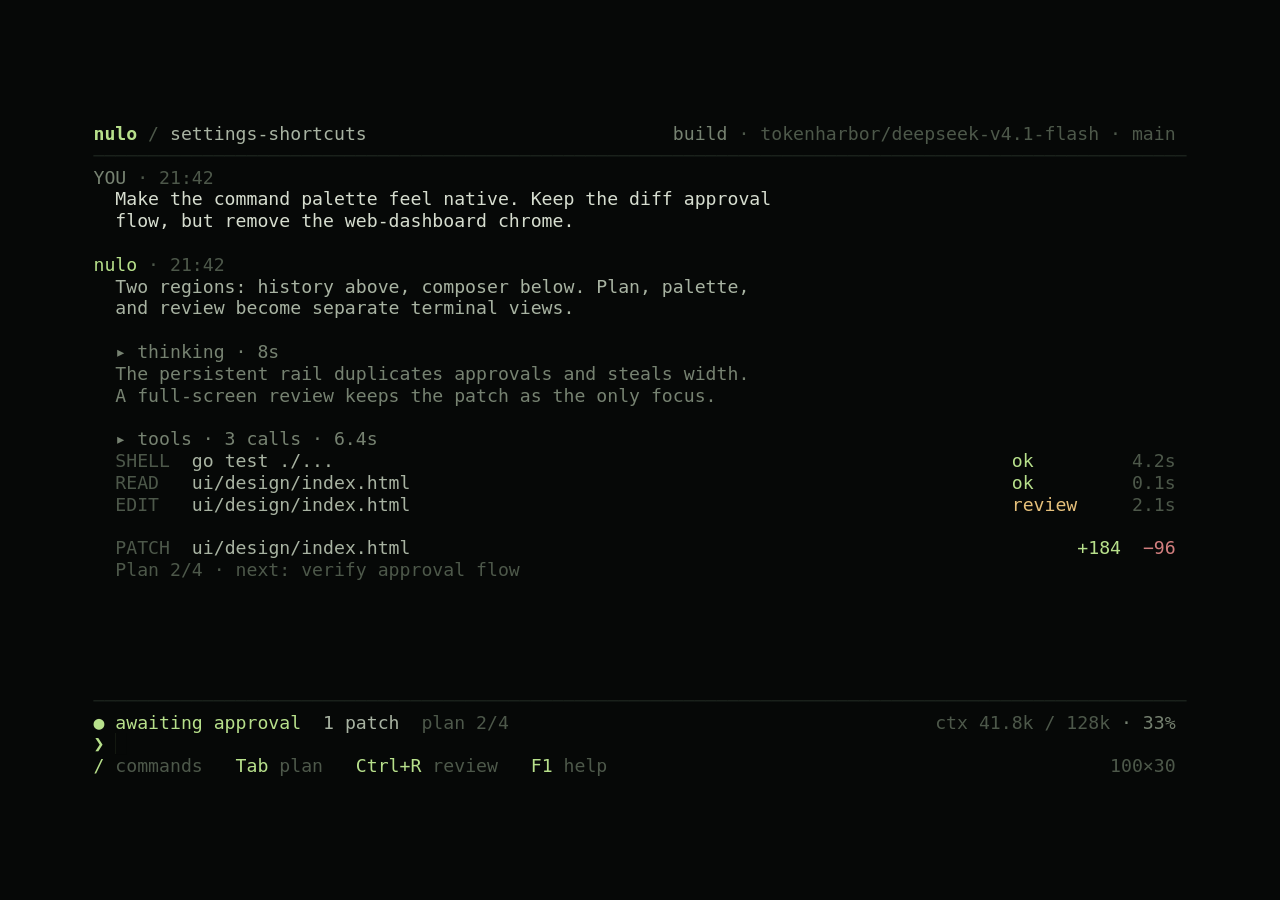
<file: ui/design/index.html>
<!doctype html>
<html lang="en">
<head>
<meta charset="utf-8">
<meta name="viewport" content="width=device-width, initial-scale=1, viewport-fit=cover">
<meta name="color-scheme" content="dark">
<title>nulo — 100×30 TUI</title>
<style>
  :root {
    --bg: #060807;
    --panel: #0a0d0b;
    --ink: #d6ddcf;
    --soft: #a8b3a2;
    --muted: #768271;
    --faint: #4d584a;
    --line: #1a211b;
    --accent: #b7e08b;
    --accent-dim: #7da35e;
    --warn: #e5c07b;
    --bad: #d27e7e;
    --mono: "Cascadia Mono", "Sarasa Mono SC", "Noto Sans Mono CJK SC",
            "SFMono-Regular", "SF Mono", Menlo, Monaco, Consolas, monospace;
    --fs: clamp(9px, min(1.42vw, 2.55vh), 21px);
  }

  * { box-sizing: border-box; }
  html, body { height: 100%; }
  body {
    margin: 0;
    overflow: hidden;
    background: var(--bg);
    color: var(--ink);
    font-family: var(--mono);
    font-size: var(--fs);
    line-height: 1.2;
  }

  .stage {
    width: 100%;
    height: 100%;
    display: grid;
    place-items: center;
    padding: 16px;
    position: relative;
  }

  .screen {
    width: 100ch;
    height: 30lh;
    max-width: calc(100vw - 32px);
    overflow: hidden;
    white-space: pre;
    cursor: text;
    outline: none;
    user-select: text;
  }

  .row {
    height: 1lh;
    overflow: hidden;
    white-space: pre;
  }

  .capture {
    position: absolute;
    left: 50%;
    bottom: 2px;
    width: 1px;
    height: 1px;
    opacity: 0;
    border: 0;
    padding: 0;
    margin: 0;
    pointer-events: none;
    transform: translateX(-50%);
  }

  .bold { font-weight: 700; }
  .accent { color: var(--accent); }
  .accent-dim { color: var(--accent-dim); }
  .ink { color: var(--ink); }
  .soft { color: var(--soft); }
  .muted { color: var(--muted); }
  .dim { color: var(--muted); }
  .faint { color: var(--faint); }
  .rule { color: var(--line); }
  .kind { color: var(--faint); }
  .warn { color: var(--warn); }
  .bad { color: var(--bad); }
  .add { color: var(--accent); }
  .del { color: var(--bad); }
  .rem { color: #b18b8b; }
  .ctx { color: #8b9784; }
  .ln { color: #465143; }
  .hunk { color: var(--accent-dim); }
  .underlay { color: #2c352a; }
  .panel { background: var(--panel); }
  .frame { color: #485444; }
  .frame-title { color: var(--accent-dim); }
  .key { color: var(--accent); }
  .cursor {
    color: var(--bg);
    background: var(--accent);
    animation: blink 1.1s steps(1, end) infinite;
  }
  .selected { background: #172015; }

  @keyframes blink {
    0%, 49% { opacity: 1; }
    50%, 100% { opacity: 0; }
  }

  @media (max-width: 680px) {
    :root { --fs: 8.5px; }
    .stage { padding: 6px; }
    .screen { max-width: calc(100vw - 12px); }
  }

  @media (prefers-reduced-motion: reduce) {
    .cursor { animation: none; }
  }
</style>
</head>
<body>
  <main class="stage">
    <div class="screen" id="screen" role="application" aria-label="nulo terminal prototype, 100 columns by 30 rows"></div>
    <input class="capture" id="capture" type="text" maxlength="80" autocomplete="off"
           autocapitalize="off" spellcheck="false" aria-label="Terminal input">
  </main>

<script>
(() => {
  "use strict";

  const COLS = 100;
  const ROWS = 30;
  const HISTORY_TOP = 2;
  const HISTORY_ROWS = 24;

  const screenEl = document.getElementById("screen");
  const capture = document.getElementById("capture");

  const state = {
    view: "main",
    input: "",
    patch: "proposed",        // proposed | applied | rejected
    planStep: 2,              // current step, 1-based
    history: [],
    paletteQuery: "",
    paletteIndex: 0,
    reviewScroll: 0,
    notice: "",
    slashOpen: false,
    slashIndex: 0,
    settingsIndex: 0,
    settingsNotice: "",
    settings: {
      mode: "build",
      defaultProvider: "tokenharbor",
      defaultModel: "deepseek-v4.1-flash",
      thinking: "high",
      approvals: "manual",
      contextWarn: 80
    },
    providers: [
      {
        id: "tokenharbor",
        name: "Token Harbor",
        baseUrl: "https://www.apikeys.kdns.fr/v1",
        api: "openai-completions",
        apiKey: "env:TOKENHARBOR_API_KEY",
        authHeader: false,
        models: [
          { id: "deepseek-v4.1-flash", name: "DeepSeek V4.1 Flash", api: "", contextWindow: 512000, maxTokens: 128000, reasoning: true, input: "text+image" },
          { id: "deepseek-v3.2", name: "DeepSeek V3.2", api: "", contextWindow: 256000, maxTokens: 65536, reasoning: true, input: "text" },
          { id: "kimi-k2-thinking", name: "Kimi K2 Thinking", api: "", contextWindow: 256000, maxTokens: 32768, reasoning: true, input: "text" }
        ]
      },
      {
        id: "openai",
        name: "OpenAI",
        baseUrl: "https://api.openai.com/v1",
        api: "openai-responses",
        apiKey: "env:OPENAI_API_KEY",
        authHeader: false,
        models: [
          { id: "gpt-5.1", name: "GPT-5.1", api: "", contextWindow: 400000, maxTokens: 128000, reasoning: true, input: "text+image" },
          { id: "gpt-5.1-mini", name: "GPT-5.1 mini", api: "", contextWindow: 400000, maxTokens: 128000, reasoning: true, input: "text+image" },
          { id: "o3", name: "o3", api: "", contextWindow: 200000, maxTokens: 100000, reasoning: true, input: "text+image" }
        ]
      },
      {
        id: "local",
        name: "Local",
        baseUrl: "http://127.0.0.1:11434/v1",
        api: "openai-completions",
        apiKey: "none",
        authHeader: false,
        models: [
          { id: "qwen3-coder", name: "Qwen3 Coder", api: "", contextWindow: 262144, maxTokens: 32768, reasoning: false, input: "text" },
          { id: "llama-4-scout", name: "Llama 4 Scout", api: "", contextWindow: 128000, maxTokens: 16384, reasoning: false, input: "text+image" }
        ]
      }
    ],
    providerIndex: 0,
    modelIndex: 0,
    detailProviderId: "tokenharbor",
    providerReturn: "main",
    confirmDelete: null,
    formMode: "new",
    form: null,
    formField: 0,
    formError: "",
    formOriginalId: "",
    formProviderId: "",
    formReturn: "providers"
  };

  let grid = emptyGrid();

  const planSteps = [
    "Audit existing layout",
    "Rebuild history + composer",
    "Verify approval flow",
    "Test at 80 / 100 / 120 cols"
  ];

  const paletteCommands = [
    { id: "review",    label: "Review patch",         hint: "Ctrl+R" },
    { id: "plan",      label: "Open plan",            hint: "Tab" },
    { id: "settings",  label: "Settings",             hint: "Ctrl+," },
    { id: "providers", label: "Manage providers + models", hint: "/providers" },
    { id: "help",      label: "Keyboard shortcuts",   hint: "F1" },
    { id: "clear",     label: "Clear transcript",     hint: "Ctrl+L" }
  ];

  const slashCommands = [
    { id: "plan",      name: "/plan",      desc: "open the plan view" },
    { id: "review",    name: "/review",    desc: "review the pending patch" },
    { id: "settings",  name: "/settings",  desc: "general settings" },
    { id: "providers", name: "/providers", desc: "providers + their models" },
    { id: "help",      name: "/help",      desc: "keyboard shortcuts" },
    { id: "clear",     name: "/clear",     desc: "clear the transcript" }
  ];

  const STORAGE_KEY = "nulo-design-state-v2";

  const providerFields = [
    { key: "id",         label: "ID" },
    { key: "name",       label: "Name" },
    { key: "baseUrl",    label: "Base URL" },
    { key: "api",        label: "API" },
    { key: "apiKey",     label: "API key" },
    { key: "authHeader", label: "Auth header" }
  ];

  const modelFields = [
    { key: "id",            label: "Model ID" },
    { key: "name",          label: "Name" },
    { key: "api",           label: "API override" },
    { key: "baseUrl",       label: "URL override" },
    { key: "contextWindow", label: "Context window" },
    { key: "maxTokens",     label: "Max output" },
    { key: "reasoning",     label: "Reasoning" },
    { key: "input",         label: "Input" }
  ];

  const toggleFormFields = new Set(["authHeader", "reasoning", "input"]);

  const settingsRows = [
    { key: "mode",      label: "Mode",             row: 3,  desc: "build or plan" },
    { key: "provider",  label: "Default provider", row: 4,  desc: "provider for new sessions" },
    { key: "model",     label: "Default model",    row: 5,  desc: "models in that provider" },
    { key: "thinking",  label: "Thinking level",   row: 6,  desc: "reasoning effort" },
    { key: "approvals", label: "Approvals",        row: 7,  desc: "review before apply" },
    { key: "context",   label: "Context warning",  row: 8,  desc: "warn before compaction" },
    { key: "providers", label: "Manage",           row: 11, desc: "providers and their models" },
    { key: "session",   label: "Session directory", row: 14, desc: "read-only in this prototype" }
  ];

  const helpRows = [
    ["/",      "slash commands"],
    ["Ctrl+P", "command palette"],
    ["Ctrl+,", "settings"],
    ["Tab",    "open plan"],
    ["Ctrl+R", "review patch"],
    ["Ctrl+L", "clear transcript"],
    ["F1",     "this help"],
    ["Enter",  "send message / run command"],
    ["Esc",    "close view / clear input"],
    ["SETTINGS", ""],
    ["j / k",  "move"],
    ["Enter",  "change value"],
    ["p",      "manage providers"],
    ["PROVIDERS", ""],
    ["enter",  "open provider models"],
    ["a / e",  "add / edit provider"],
    ["d",      "delete provider"],
    ["MODELS", ""],
    ["a / e",  "add / edit model"],
    ["d",      "delete model"],
    ["REVIEW", ""],
    ["j / k",  "scroll diff"],
    ["a / d",  "approve / reject patch"]
  ];

  const diffLines = [
    { type: "ctx", old: 12, new: 12, text: '<div class="app">' },
    { type: "rem", old: 13, text: '  <header class="topbar">' },
    { type: "add", new: 13, text: '  <header class="statusline">' },
    { type: "ctx", old: 14, new: 14, text: '    <span class="brand">nulo</span>' },
    { type: "rem", old: 15, text: '    <span class="meta">grok-4.6</span>' },
    { type: "add", new: 15, text: '    <span class="meta">build · main</span>' },
    { type: "ctx", old: 16, new: 16, text: '  </header>' },
    { type: "ctx", old: 17, new: 17, text: '' },
    { type: "rem", old: 18, text: '  <aside class="rail">' },
    { type: "add", new: 18, text: '  <section class="transcript">' },
    { type: "rem", old: 19, text: '    <div class="plan">2 / 4</div>' },
    { type: "rem", old: 20, text: '    <div class="changed">1 file</div>' },
    { type: "rem", old: 21, text: '    <div class="approvals">1 patch</div>' },
    { type: "add", new: 19, text: '    <div class="scrollback">…</div>' },
    { type: "rem", old: 22, text: '  </aside>' },
    { type: "add", new: 20, text: '  </section>' },
    { type: "ctx", old: 23, new: 21, text: '' },
    { type: "rem", old: 24, text: '  <div class="composer-zone">' },
    { type: "add", new: 22, text: '  <footer class="composer">' },
    { type: "ctx", old: 25, new: 23, text: '    <span class="sigil">❯</span>' },
    { type: "add", new: 24, text: '    <input aria-label="Message">' },
    { type: "ctx", old: 26, new: 25, text: '    <div class="hints">Ctrl+P commands</div>' },
    { type: "rem", old: 27, text: '  </div>' },
    { type: "add", new: 26, text: '  </footer>' },
    { type: "ctx", old: 28, new: 27, text: '</div>' }
  ];

  // ── cell grid ─────────────────────────────────────────────────────────

  function emptyGrid() {
    return Array.from({ length: ROWS }, () =>
      Array.from({ length: COLS }, () => ({ ch: " ", cls: "" }))
    );
  }

  function charWidth(ch) {
    const cp = ch.codePointAt(0);
    if (
      (cp >= 0x1100 && cp <= 0x115f) ||
      (cp >= 0x2e80 && cp <= 0xa4cf) ||
      (cp >= 0xac00 && cp <= 0xd7a3) ||
      (cp >= 0xf900 && cp <= 0xfaff) ||
      (cp >= 0xfe10 && cp <= 0xfe19) ||
      (cp >= 0xfe30 && cp <= 0xfe6f) ||
      (cp >= 0xff00 && cp <= 0xff60) ||
      (cp >= 0xffe0 && cp <= 0xffe6) ||
      (cp >= 0x1f300 && cp <= 0x1faff)
    ) return 2;
    return 1;
  }

  function widthOf(text) {
    let n = 0;
    for (const ch of String(text)) n += charWidth(ch);
    return n;
  }

  function put(row, col, text, cls = "") {
    if (row < 0 || row >= ROWS || col >= COLS) return col;
    let c = col;
    for (const ch of String(text)) {
      if (ch === "\n") break;
      const w = charWidth(ch);
      if (c < 0) { c += w; continue; }
      if (c >= COLS) break;
      grid[row][c] = { ch, cls };
      if (w === 2 && c + 1 < COLS) grid[row][c + 1] = { ch: "", cls };
      c += w;
    }
    return c;
  }

  function putRight(row, text, cls = "", pad = 0) {
    const start = Math.max(0, COLS - pad - widthOf(text));
    put(row, start, text, cls);
  }

  function putEnd(row, end, text, cls = "") {
    put(row, Math.max(0, end - widthOf(text)), text, cls);
  }

  function putSegs(row, segs, start = 0) {
    let c = start;
    for (const seg of segs) c = put(row, c, seg.text, seg.cls || "");
    return c;
  }

  function putSegsRight(row, segs, pad = 0) {
    let width = 0;
    for (const seg of segs) width += widthOf(seg.text);
    putSegs(row, segs, Math.max(0, COLS - pad - width));
  }

  function fillRow(row, ch = " ", cls = "") {
    for (let c = 0; c < COLS; c++) grid[row][c] = { ch, cls };
  }

  function fillRect(row, col, h, w, ch = " ", cls = "") {
    for (let r = row; r < row + h; r++) {
      if (r < 0 || r >= ROWS) continue;
      for (let c = col; c < col + w; c++) {
        if (c < 0 || c >= COLS) continue;
        grid[r][c] = { ch, cls };
      }
    }
  }

  function rule(row) {
    put(row, 0, "─".repeat(COLS), "rule");
  }

  function box(row, col, h, w, title = "") {
    fillRect(row, col, h, w, " ", "panel");
    put(row, col, "┌" + "─".repeat(Math.max(0, w - 2)) + "┐", "frame");
    put(row + h - 1, col, "└" + "─".repeat(Math.max(0, w - 2)) + "┘", "frame");
    for (let r = row + 1; r < row + h - 1; r++) {
      put(r, col, "│", "frame");
      put(r, col + w - 1, "│", "frame");
    }
    if (title) {
      put(row, col + 2, " " + title + " ", "frame-title");
    }
  }

  function panelPut(row, col, text, cls = "") {
    return put(row, col, text, cls ? "panel " + cls : "panel");
  }

  function panelPutRight(row, text, cls = "", pad = 0, edge = COLS) {
    const start = Math.max(0, edge - pad - widthOf(text));
    return panelPut(row, start, text, cls);
  }

  function panelSegs(row, segs, start = 0) {
    let c = start;
    for (const seg of segs) {
      c = panelPut(row, c, seg.text, seg.cls || "");
    }
    return c;
  }

  function panelSegsRight(row, segs, pad = 0) {
    let width = 0;
    for (const seg of segs) width += widthOf(seg.text);
    panelSegs(row, segs, Math.max(0, COLS - pad - width));
  }

  function underlayAll() {
    for (let r = 0; r < ROWS; r++) {
      for (let c = 0; c < COLS; c++) {
        grid[r][c] = { ch: grid[r][c].ch, cls: "underlay" };
      }
    }
  }

  function render() {
    grid = emptyGrid();
    if (state.view === "main") {
      drawMain();
      if (state.slashOpen) drawSlashMenu();
    }
    else if (state.view === "review") drawReview();
    else if (state.view === "plan") drawPlan();
    else if (state.view === "help") drawHelp();
    else if (state.view === "palette") drawPalette();
    else if (state.view === "settings") drawSettings();
    else if (state.view === "providers") drawProviders();
    else if (state.view === "provider-detail") drawProviderDetail();
    else if (state.view === "provider-form") drawProviderForm();
    else if (state.view === "model-form") drawModelForm();

    let html = "";
    for (let r = 0; r < ROWS; r++) {
      html += '<div class="row">';
      let cls = null;
      let text = "";
      for (let c = 0; c < COLS; c++) {
        const cell = grid[r][c];
        if (cell.ch === "") continue;
        if (cell.cls !== cls) {
          if (text) html += span(text, cls);
          cls = cell.cls;
          text = "";
        }
        text += cell.ch;
      }
      if (text) html += span(text, cls);
      html += "</div>";
    }
    screenEl.innerHTML = html;
  }

  function span(text, cls) {
    const safe = escapeHtml(text);
    return cls ? `<span class="${cls}">${safe}</span>` : safe;
  }

  function escapeHtml(text) {
    return String(text)
      .replaceAll("&", "&amp;")
      .replaceAll("<", "&lt;")
      .replaceAll(">", "&gt;")
      .replaceAll('"', "&quot;");
  }

  // ── shared chrome ─────────────────────────────────────────────────────

  function drawHeader(section, right) {
    putSegs(0, [
      { text: "nulo", cls: "accent bold" },
      { text: " / ", cls: "faint" },
      { text: section, cls: "soft" }
    ]);
    putSegsRight(0, right, 1);
  }

  function drawStatus(row, showPlan = true) {
    let left;
    if (state.patch === "applied") {
      left = [
        { text: "✓ applied", cls: "accent" },
        { text: "  1 file changed", cls: "soft" }
      ];
      if (showPlan) left.push({ text: "  plan 3/4", cls: "faint" });
    } else if (state.patch === "rejected") {
      left = [
        { text: "✕ rejected", cls: "bad" },
        { text: "  0 files changed", cls: "soft" }
      ];
      if (showPlan) left.push({ text: "  plan 2/4", cls: "faint" });
    } else {
      left = [
        { text: "● awaiting approval", cls: "accent" },
        { text: "  1 patch", cls: "soft" }
      ];
      if (showPlan) left.push({ text: "  plan 2/4", cls: "faint" });
    }
    putSegs(row, left);
    putSegsRight(row, [
      { text: "ctx 41.8k / 128k", cls: "faint" },
      { text: " · 33%", cls: "dim" }
    ], 1);
  }

  function drawKeyHints(row, hints, right = "100×30") {
    putSegs(row, hints);
    putRight(row, right, "faint", 1);
  }

  function drawPrompt(row) {
    put(row, 0, "❯", "accent");
    const value = state.input.replace(/[\r\n]/g, " ");
    const shown = value;
    const c = put(row, 2, shown, "ink");
    put(row, Math.min(COLS - 2, c), "█", "cursor");
  }

  // ── main ──────────────────────────────────────────────────────────────

  function drawMain() {
    drawHeader("settings-shortcuts", [
      { text: state.settings.mode, cls: "dim" },
      { text: " · " + defaultModelSpec(), cls: "faint" },
      { text: " · main", cls: "faint" }
    ]);
    rule(1);

    const visible = state.history.slice(-HISTORY_ROWS);
    visible.forEach((item, i) => drawHistoryItem(HISTORY_TOP + i, item));

    rule(26);
    drawStatus(27);

    if (state.notice) {
      put(28, 0, state.notice, "warn");
    } else {
      drawPrompt(28);
    }

    const hints = state.slashOpen
      ? [
          { text: "↑↓", cls: "key" }, { text: " move   ", cls: "faint" },
          { text: "enter", cls: "key" }, { text: " run   ", cls: "faint" },
          { text: "tab", cls: "key" }, { text: " complete   ", cls: "faint" },
          { text: "esc", cls: "key" }, { text: " close", cls: "faint" }
        ]
      : state.input
      ? [
          { text: "enter", cls: "key" }, { text: " send   ", cls: "faint" },
          { text: "esc", cls: "key" }, { text: " clear   ", cls: "faint" },
          { text: "/", cls: "key" }, { text: " commands", cls: "faint" }
        ]
      : [
          { text: "/", cls: "key" }, { text: " commands   ", cls: "faint" },
          { text: "Tab", cls: "key" }, { text: " plan   ", cls: "faint" },
          { text: "Ctrl+R", cls: state.patch === "proposed" ? "key" : "faint" },
          { text: " review   ", cls: "faint" },
          { text: "F1", cls: "key" }, { text: " help", cls: "faint" }
        ];
    drawKeyHints(29, hints);
  }

  function drawHistoryItem(row, item) {
    if (!item || item.type === "blank") return;

    if (item.type === "tool") {
      put(row, 2, item.kind, "kind");
      const statusCls = item.status === "fail" ? "bad" : item.status === "review" ? "warn" : "accent";
      put(row, 9, truncate(item.cmd, 71), "soft");
      put(row, 84, item.status, statusCls);
      putRight(row, item.time, "faint", 1);
      return;
    }

    if (item.type === "patch") {
      put(row, 2, "PATCH", "kind");
      put(row, 9, item.file, "soft");
      putSegsRight(row, [
        { text: "+" + item.add, cls: "add" },
        { text: "  ", cls: "" },
        { text: "−" + item.del, cls: "del" }
      ], 1);
      return;
    }

    putSegs(row, item.segs || []);
  }

  // ── review ────────────────────────────────────────────────────────────

  function drawReview() {
    const applied = state.patch === "applied";
    const rejected = state.patch === "rejected";
    drawHeader("review", [
      { text: "ui/design/index.html", cls: "soft" },
      { text: " · ", cls: "faint" },
      { text: applied ? "applied" : rejected ? "rejected" : "proposed", cls: applied ? "accent" : rejected ? "bad" : "warn" }
    ]);
    rule(1);

    put(2, 0, "  @@ -12,9 +12,12 @@", "hunk");
    putRight(2, "21 / " + diffLines.length + " lines", "faint", 1);

    const viewport = 21;
    const maxScroll = Math.max(0, diffLines.length - viewport);
    state.reviewScroll = Math.max(0, Math.min(state.reviewScroll, maxScroll));
    const visible = diffLines.slice(state.reviewScroll, state.reviewScroll + viewport);
    visible.forEach((line, i) => drawDiffLine(3 + i, line));

    const below = diffLines.length - (state.reviewScroll + visible.length);
    if (below > 0) {
      put(24, 2, `↓ ${below} more lines · j/k scroll`, "faint");
    } else if (state.reviewScroll > 0) {
      put(24, 2, `↑ ${state.reviewScroll} earlier lines`, "faint");
    }

    if (state.notice) put(25, 2, state.notice, "warn");

    if (state.patch === "proposed") {
      putSegs(26, [
        { text: "a", cls: "key" }, { text: " approve   ", cls: "faint" },
        { text: "d", cls: "key" }, { text: " reject   ", cls: "faint" },
        { text: "esc", cls: "key" }, { text: " back", cls: "faint" }
      ]);
    } else {
      putSegs(26, [
        { text: applied ? "✓ patch applied" : "✕ patch rejected", cls: applied ? "accent" : "bad" },
        { text: "   esc", cls: "faint" }, { text: " back", cls: "faint" }
      ]);
    }

    rule(27);
    drawStatus(28);
    drawKeyHints(29, [
      { text: "review", cls: "kind" },
      { text: " · ", cls: "faint" },
      { text: state.patch === "proposed" ? "patch not applied" : "patch " + state.patch, cls: "faint" }
    ]);
  }

  function drawDiffLine(row, line) {
    const oldNo = line.old ? String(line.old).padStart(4) : "    ";
    const newNo = line.new ? String(line.new).padStart(4) : "    ";
    const sign = line.type === "add" ? "+" : line.type === "rem" ? "-" : " ";
    const cls = line.type === "add" ? "add" : line.type === "rem" ? "rem" : "ctx";
    put(row, 0, oldNo, "ln");
    put(row, 4, "│", "rule");
    put(row, 5, newNo, "ln");
    put(row, 9, "│", "rule");
    put(row, 11, sign, cls);
    put(row, 13, truncate(line.text, COLS - 13), cls);
  }

  // ── plan ──────────────────────────────────────────────────────────────

  function drawPlan() {
    drawHeader("plan", [
      { text: state.planStep + " / 4 steps", cls: "accent" }
    ]);
    rule(1);

    const split = 51;
    for (let r = 3; r < 27; r++) put(r, split, "│", "rule");

    put(2, 2, "PLAN", "kind");
    put(2, 54, "CHANGED", "kind");

    const steps = [
      ["Audit existing layout", "removed the web-dashboard chrome"],
      ["Rebuild history + composer", "100×30 grid · two regions"],
      ["Verify approval flow", "review · approve · reject"],
      ["Test at 80 / 100 / 120 cols", "no overflow · no truncation"]
    ];

    steps.forEach(([title, detail], i) => {
      const stepNo = i + 1;
      const done = stepNo < state.planStep;
      const current = stepNo === state.planStep;
      const mark = done ? "x" : " ";
      const row = 3 + i * 2;
      put(row, 2, current ? ">" : " ", current ? "accent" : "faint");
      put(row, 4, "[", "faint");
      put(row, 5, mark, done ? "accent-dim" : "faint");
      put(row, 6, "]", "faint");
      put(row, 8, title, done ? "muted" : current ? "accent" : "soft");
      put(row + 1, 8, detail, "faint");
    });

    put(12, 2, "NEXT", "kind");
    put(13, 2, "  Review the diff, then test 80/120 cols.", "soft");
    put(14, 2, "  No file writes until approval.", "faint");

    put(16, 2, "LAYOUT", "kind");
    put(17, 2, "  history above · composer below", "faint");
    put(18, 2, "  plan / review / palette as full-screen views", "faint");
    put(19, 2, "  one focus at a time · no persistent rail", "faint");

    put(21, 2, "PRINCIPLES", "kind");
    put(22, 2, "  keyboard first · no mouse-only action", "faint");
    put(23, 2, "  status and key hints live on the last rows", "faint");
    put(24, 2, "  review mode owns the whole viewport", "faint");

    put(3, 54, "M", "accent");
    put(3, 56, "ui/design/index.html", "soft");
    putSegs(4, [
      { text: "+184", cls: "add" },
      { text: "  ", cls: "" },
      { text: "−96", cls: "del" }
    ], 54);

    put(7, 54, "REVIEW FLOW", "kind");
    put(8, 54, "diff → approve", "faint");
    put(9, 54, "     → apply", "faint");
    put(10, 54, "     → reject · no write", "faint");

    put(13, 54, "SESSION", "kind");
    put(14, 54, "main · " + defaultModelSpec(), "faint");
    put(15, 54, "local · cgo", "faint");
    put(16, 54, "manual approval", "faint");

    put(18, 54, "NOTES", "kind");
    put(19, 54, "no auto-apply", "faint");
    put(20, 54, "no remote writes", "faint");

    rule(27);
    drawStatus(28, false);
    drawKeyHints(29, [
      { text: "esc", cls: "key" }, { text: " close   ", cls: "faint" },
      { text: "Ctrl+R", cls: "key" }, { text: " review", cls: "faint" }
    ]);
  }

  // ── help ──────────────────────────────────────────────────────────────

  function drawHelp() {
    drawHeader("keys", [
      { text: "F1", cls: "accent" },
      { text: " · nulo terminal", cls: "faint" }
    ]);
    rule(1);

    put(2, 2, "KEYBOARD", "kind");
    putRight(2, "100 × 30 cells", "faint", 1);

    let row = 4;
    for (const [key, desc] of helpRows) {
      if (!key && !desc) {
        row++;
        continue;
      }
      if (desc === "" && key) {
        put(row, 2, key, "kind");
      } else {
        put(row, 2, key.padEnd(8), "key");
        put(row, 11, desc, "soft");
      }
      row++;
    }

    rule(27);
    drawStatus(28);
    drawKeyHints(29, [
      { text: "esc", cls: "key" }, { text: " close   ", cls: "faint" },
      { text: "Ctrl+P", cls: "key" }, { text: " commands", cls: "faint" }
    ]);
  }

  // ── command palette ───────────────────────────────────────────────────

  function drawPalette() {
    drawMain();
    underlayAll();

    const x = 15;
    const y = 8;
    const w = 70;
    const h = 13;
    box(y, x, h, w, "COMMANDS");

    const inner = x + 2;
    const innerRight = x + w - 2;

    panelPut(y + 1, inner, "❯", "accent");
    const queryStart = inner + 2;
    const query = state.paletteQuery;
    panelPut(y + 1, queryStart, query, "ink");
    panelPut(y + 1, queryStart + widthOf(query), "█", "cursor");
    const filtered = filteredCommands();
    panelPutRight(y + 1, filtered.length + " commands", "faint", 1, x + w - 2);

    fillRect(y + 2, x + 1, 1, w - 2, "─", "panel rule");

    const listTop = y + 3;
    if (filtered.length === 0) {
      panelPut(listTop, inner, "No command matches “" + query + "”.", "faint");
    } else {
      filtered.forEach((cmd, i) => {
        const r = listTop + i;
        if (r >= y + h - 2) return;
        const selected = i === state.paletteIndex;
        const sel = selected ? " selected" : "";
        if (selected) fillRect(r, x + 1, 1, w - 2, " ", "panel selected");
        panelPut(r, inner, selected ? "▸" : " ", selected ? "accent" + sel : "faint");
        panelPut(r, inner + 2, cmd.label, (selected ? "accent" : "soft") + sel);
        panelPutRight(r, cmd.hint, (selected ? "accent-dim" : "faint") + sel, 2, x + w - 2);
      });
    }

    panelPut(y + h - 2, inner, "↑↓ move   enter run   esc close", "faint");
    panelPutRight(y + h - 2, "100×30", "faint", 2, x + w - 2);
  }

  function filteredCommands() {
    const q = state.paletteQuery.trim().toLowerCase();
    if (!q) return paletteCommands;
    return paletteCommands.filter((cmd) =>
      (cmd.label + " " + cmd.hint).toLowerCase().includes(q)
    );
  }

  function slashQuery() {
    return state.input.slice(1).split(/\s+/)[0].toLowerCase();
  }

  function filteredSlash() {
    const q = slashQuery();
    if (!q) return slashCommands;
    return slashCommands.filter((cmd) =>
      cmd.name.slice(1).startsWith(q) || cmd.desc.toLowerCase().includes(q)
    );
  }

  function syncSlash() {
    state.slashOpen = state.input.startsWith("/") && !/\s/.test(state.input);
    const n = filteredSlash().length;
    if (state.slashIndex >= n) state.slashIndex = Math.max(0, n - 1);
    if (!state.slashOpen) state.slashIndex = 0;
  }

  function drawSlashMenu() {
    const x = 2;
    const y = 16;
    const w = 64;
    const h = 10;
    box(y, x, h, w, "SLASH");
    const inner = x + 2;
    const q = "/" + slashQuery();
    panelPut(y + 1, inner, "❯", "accent");
    panelPut(y + 1, inner + 2, q, "ink");
    panelPut(y + 1, inner + 2 + widthOf(q), "█", "cursor");
    const filtered = filteredSlash();
    panelPutRight(y + 1, filtered.length + " commands", "faint", 1, x + w - 2);
    fillRect(y + 2, x + 1, 1, w - 2, "─", "panel rule");

    const listTop = y + 3;
    if (!filtered.length) {
      panelPut(listTop, inner, "No command matches " + q, "faint");
    } else {
      filtered.forEach((cmd, i) => {
        const r = listTop + i;
        if (r >= y + h) return;
        const selected = i === state.slashIndex;
        const sel = selected ? " selected" : "";
        if (selected) fillRect(r, x + 1, 1, w - 2, " ", "panel selected");
        panelPut(r, inner, selected ? "▸" : " ", selected ? "accent" + sel : "faint");
        panelPut(r, inner + 2, cmd.name, (selected ? "accent" : "soft") + sel);
        panelPut(r, inner + 15, truncate(cmd.desc, 40), (selected ? "accent-dim" : "faint") + sel);
      });
    }
  }

  function executeSlashCommand() {
    const filtered = filteredSlash();
    const cmd = filtered[state.slashIndex];
    if (!cmd) return;
    state.input = "";
    capture.value = "";
    state.slashOpen = false;
    state.slashIndex = 0;
    state.notice = "";
    if (cmd.id === "plan") openPlan();
    else if (cmd.id === "review") openReview();
    else if (cmd.id === "settings") openSettings();
    else if (cmd.id === "providers") openProviders("main");
    else if (cmd.id === "help") openHelp();
    else if (cmd.id === "clear") clearTranscript();
  }

  function completeSlash() {
    const filtered = filteredSlash();
    const cmd = filtered[state.slashIndex];
    if (!cmd) return;
    state.input = cmd.name + " ";
    capture.value = state.input;
    state.slashOpen = false;
    render();
    focusInput();
  }

  // ── settings ──────────────────────────────────────────────────────────

  function providerModels(provider) {
    return provider && Array.isArray(provider.models) ? provider.models : [];
  }

  function providerById(id) {
    return state.providers.find((p) => p.id === id) || null;
  }

  function detailProvider() {
    return providerById(state.detailProviderId) || state.providers[0] || null;
  }

  function defaultProvider() {
    return providerById(state.settings.defaultProvider) || state.providers[0] || null;
  }

  function defaultModelEntry(provider = defaultProvider()) {
    if (!provider) return null;
    const models = providerModels(provider);
    return models.find((m) => m.id === state.settings.defaultModel) || models[0] || null;
  }

  function defaultModelSpec() {
    const provider = defaultProvider();
    const model = defaultModelEntry(provider);
    if (!provider) return "no provider";
    return provider.id + "/" + (model ? model.id : "no-model");
  }

  function ensureDefaultSelection() {
    let provider = providerById(state.settings.defaultProvider);
    if (!provider && state.providers.length) {
      provider = state.providers[0];
      state.settings.defaultProvider = provider.id;
    }
    if (!provider) {
      state.settings.defaultProvider = "";
      state.settings.defaultModel = "";
      return;
    }
    const models = providerModels(provider);
    if (!models.some((m) => m.id === state.settings.defaultModel)) {
      state.settings.defaultModel = models[0] ? models[0].id : "";
    }
  }

  function modelCountLabel(models) {
    return models.length + (models.length === 1 ? " model" : " models");
  }

  function totalModelCount() {
    return state.providers.reduce((sum, provider) => sum + providerModels(provider).length, 0);
  }

  function formatTokens(n) {
    const value = Number(n) || 0;
    if (value >= 1000000) return (value / 1000000).toFixed(value % 1000000 ? 1 : 0) + "M";
    if (value >= 1000) return Math.round(value / 1000) + "k";
    return String(value);
  }

  function modelCaps(model) {
    const caps = [];
    if (model.reasoning) caps.push("reason");
    if (model.input === "text+image") caps.push("image");
    return caps.length ? caps.join(" · ") : "text";
  }

  function modelInputLabel(model) {
    return model.input === "text+image" ? "text + image" : "text";
  }

  function providerName(provider) {
    return provider.name || provider.id;
  }

  function settingsValue(key) {
    if (key === "mode") return state.settings.mode;
    if (key === "provider") return state.settings.defaultProvider || "none";
    if (key === "model") return state.settings.defaultModel || "none";
    if (key === "thinking") return state.settings.thinking || "off";
    if (key === "approvals") return state.settings.approvals;
    if (key === "context") return state.settings.contextWarn + "%";
    if (key === "providers") return state.providers.length + " providers · " + totalModelCount() + " models";
    if (key === "session") return "~/.nulo/sessions";
    return "";
  }

  function settingsDesc(key) {
    if (key === "model") {
      const provider = defaultProvider();
      if (!provider) return "no provider configured";
      return providerModels(provider).length + " models in " + provider.id;
    }
    const row = settingsRows.find((item) => item.key === key);
    return row ? row.desc : "";
  }

  function drawSettings() {
    drawHeader("settings", [
      { text: "~/.nulo/agent", cls: "faint" }
    ]);
    rule(1);

    put(2, 2, "GENERAL", "kind");
    settingsRows.forEach((item, i) => {
      const selected = i === state.settingsIndex;
      put(item.row, 2, selected ? ">" : " ", selected ? "accent" : "faint");
      put(item.row, 4, item.label, selected ? "accent" : "soft");
      put(item.row, 28, truncate(settingsValue(item.key), 22), selected ? "accent" : "ink");
      put(item.row, 52, settingsDesc(item.key), "faint");
    });

    put(10, 2, "PROVIDERS", "kind");
    put(13, 2, "SESSION", "kind");
    put(15, 4, "runtime", "faint");
    put(15, 28, "local · cgo", "ink");
    put(15, 52, "local workspace", "faint");

    put(17, 2, "WORKSPACE", "kind");
    put(18, 4, "cwd", "faint");
    put(18, 28, "~/Downloads/nulo", "ink");
    put(18, 52, "workspace root", "faint");
    put(19, 4, "branch", "faint");
    put(19, 28, "main", "ink");
    put(19, 52, "git branch", "faint");
    put(20, 4, "session", "faint");
    put(20, 28, "settings-shortcuts", "ink");
    put(20, 52, "current session", "faint");
    put(21, 4, "theme", "faint");
    put(21, 28, "nulo green", "ink");
    put(21, 52, "terminal theme", "faint");

    put(23, 2, "ABOUT", "kind");
    put(24, 4, "nulo 0.8", "faint");
    put(24, 14, "100×30 terminal prototype", "faint");
    put(25, 4, "state", "faint");
    put(25, 14, "models.json shape · localStorage", "faint");
    if (state.settingsNotice) put(26, 2, state.settingsNotice, "warn");

    rule(27);
    putSegs(28, [
      { text: "● settings", cls: "accent" },
      { text: "  " + state.settings.mode, cls: "soft" },
      { text: " · " + state.providers.length + " providers · " + totalModelCount() + " models", cls: "faint" }
    ]);
    drawKeyHints(29, [
      { text: "j/k", cls: "key" }, { text: " move   ", cls: "faint" },
      { text: "enter", cls: "key" }, { text: " change   ", cls: "faint" },
      { text: "p", cls: "key" }, { text: " providers   ", cls: "faint" },
      { text: "esc", cls: "key" }, { text: " close", cls: "faint" }
    ]);
  }

  // ── providers ─────────────────────────────────────────────────────────

  function drawProviders() {
    const providers = state.providers;
    const selected = providers[state.providerIndex] || null;
    drawHeader("providers", [
      { text: providers.length + " providers", cls: "accent" },
      { text: " · " + totalModelCount() + " models", cls: "faint" }
    ]);
    rule(1);

    put(2, 4, "PROVIDER / MODEL", "kind");
    put(2, 30, "MODELS", "kind");
    put(2, 40, "NAME", "kind");
    put(2, 66, "CONTEXT", "kind");
    put(2, 74, "CAPS", "kind");
    put(2, 93, "DEFAULT", "kind");

    let treeRow = 3;
    if (!providers.length) {
      put(4, 4, "No providers configured.", "faint");
    } else {
      providers.forEach((provider, i) => {
        if (treeRow > 24) return;
        const isSelected = i === state.providerIndex;
        const models = providerModels(provider);
        put(treeRow, 2, isSelected ? ">" : " ", isSelected ? "accent" : "faint");
        put(treeRow, 4, "▾", isSelected ? "accent" : "faint");
        const providerLabel = (provider.id === state.settings.defaultProvider ? "● " : "") + providerName(provider);
        put(treeRow, 6, truncate(providerLabel, 22), isSelected ? "accent" : "soft");
        put(treeRow, 30, modelCountLabel(models), isSelected ? "ink" : "muted");
        treeRow++;

        models.forEach((model) => {
          if (treeRow > 24) return;
          put(treeRow, 6, "·", "faint");
          put(treeRow, 8, truncate(model.id, 30), "soft");
          put(treeRow, 40, truncate(model.name || model.id, 24), "muted");
          putEnd(treeRow, 70, formatTokens(model.contextWindow), "faint");
          put(treeRow, 74, truncate(modelCaps(model), 16), "faint");
          if (provider.id === state.settings.defaultProvider && model.id === state.settings.defaultModel) {
            put(treeRow, 93, "default", "accent-dim");
          }
          treeRow++;
        });
      });
    }

    if (selected && treeRow <= 16) {
      put(16, 2, "SELECTED PROVIDER", "kind");
      put(17, 4, "base URL", "faint");
      put(17, 16, truncate(selected.baseUrl || "—", 80), "soft");
      put(18, 4, "API", "faint");
      put(18, 16, truncate(selected.api || "inherit", 40), "soft");
      put(18, 60, "auth", "faint");
      put(18, 66, selected.authHeader ? "bearer" : "none", "soft");
      put(19, 4, "API key", "faint");
      put(19, 16, truncate(selected.apiKey || "none", 38), "soft");
      put(19, 60, "models", "faint");
      put(19, 68, modelCountLabel(providerModels(selected)), "soft");
      put(20, 4, "default", "faint");
      put(20, 16, defaultModelSpec(), "accent-dim");
    }

    if (state.confirmDelete && state.confirmDelete.type === "provider") {
      const target = providers.find((p) => p.id === state.confirmDelete.providerId);
      putSegs(28, [
        { text: "Delete " + (target ? providerName(target) : "provider") + " and " + (target ? modelCountLabel(providerModels(target)) : "models") + "?", cls: "warn" },
        { text: "  y/n", cls: "faint" }
      ]);
      drawKeyHints(29, [
        { text: "y", cls: "key" }, { text: " delete   ", cls: "faint" },
        { text: "n", cls: "key" }, { text: " cancel", cls: "faint" }
      ]);
    } else {
      putSegs(28, [
        { text: "● " + providers.length + " providers", cls: "accent" },
        { text: "  " + totalModelCount() + " models configured", cls: "soft" }
      ]);
      putSegsRight(28, [{ text: "default " + (state.settings.defaultProvider || "none"), cls: "faint" }], 1);
      drawKeyHints(29, [
        { text: "enter", cls: "key" }, { text: " models   ", cls: "faint" },
        { text: "a", cls: "key" }, { text: " add   ", cls: "faint" },
        { text: "e", cls: "key" }, { text: " edit   ", cls: "faint" },
        { text: "d", cls: "key" }, { text: " delete   ", cls: "faint" },
        { text: "esc", cls: "key" }, { text: " back", cls: "faint" }
      ]);
    }
  }

  function drawProviderDetail() {
    const provider = detailProvider();
    if (!provider) {
      state.view = "providers";
      drawProviders();
      return;
    }
    const models = providerModels(provider);
    state.modelIndex = Math.max(0, Math.min(state.modelIndex, Math.max(0, models.length - 1)));
    const selectedModel = models[state.modelIndex] || null;
    drawHeader("providers / " + provider.id, [
      { text: modelCountLabel(models), cls: "accent" },
      { text: " · " + (provider.api || "inherit"), cls: "faint" }
    ]);
    rule(1);

    put(2, 2, "PROVIDER", "kind");
    put(3, 4, "Name", "faint");
    put(3, 16, truncate(providerName(provider), 30), "ink");
    put(3, 50, "API", "faint");
    put(3, 66, truncate(provider.api || "inherit", 32), "ink");
    put(4, 4, "Base URL", "faint");
    put(4, 16, truncate(provider.baseUrl || "—", 80), "ink");
    put(5, 4, "API key", "faint");
    put(5, 16, truncate(provider.apiKey || "none", 30), "ink");
    put(5, 50, "Auth header", "faint");
    put(5, 66, provider.authHeader ? "yes" : "no", "ink");
    const isDefaultProvider = provider.id === state.settings.defaultProvider;
    put(6, 4, "Default", "faint");
    put(6, 16, isDefaultProvider ? defaultModelSpec() : "—", isDefaultProvider ? "accent" : "muted");
    put(6, 50, "Models", "faint");
    put(6, 66, modelCountLabel(models), "ink");

    put(9, 2, "MODELS", "kind");
    put(10, 4, "MODEL ID", "kind");
    put(10, 30, "NAME", "kind");
    put(10, 55, "CONTEXT", "kind");
    put(10, 65, "MAX OUT", "kind");
    put(10, 75, "CAPS", "kind");
    put(10, 93, "DEFAULT", "kind");

    if (!models.length) {
      put(11, 4, "No models configured. Press a to add one.", "faint");
    } else {
      models.slice(0, 13).forEach((model, i) => {
        const row = 11 + i;
        const isSelected = i === state.modelIndex;
        put(row, 2, isSelected ? ">" : " ", isSelected ? "accent" : "faint");
        put(row, 4, truncate(model.id, 24), isSelected ? "accent" : "soft");
        put(row, 30, truncate(model.name || model.id, 22), isSelected ? "ink" : "muted");
        putEnd(row, 62, formatTokens(model.contextWindow), "faint");
        putEnd(row, 72, formatTokens(model.maxTokens), "faint");
        put(row, 75, truncate(modelCaps(model), 17), model.input === "text+image" ? "accent-dim" : "faint");
        if (isDefaultProvider && model.id === state.settings.defaultModel) {
          put(row, 93, "default", "accent-dim");
        }
      });
      if (models.length > 13) put(24, 4, "+" + (models.length - 13) + " more models", "faint");
    }

    if (selectedModel && models.length <= 4) {
      put(15, 2, "SELECTED MODEL", "kind");
      put(16, 4, "ID", "faint");
      put(16, 18, selectedModel.id, "ink");
      put(16, 52, "API", "faint");
      put(16, 64, selectedModel.api || provider.api || "inherit", "ink");
      put(17, 4, "Name", "faint");
      put(17, 18, truncate(selectedModel.name || selectedModel.id, 32), "ink");
      put(17, 52, "Reasoning", "faint");
      put(17, 64, selectedModel.reasoning ? "yes" : "no", "ink");
      put(18, 4, "Context", "faint");
      put(18, 18, formatTokens(selectedModel.contextWindow), "ink");
      put(18, 52, "Max output", "faint");
      put(18, 64, formatTokens(selectedModel.maxTokens), "ink");
      put(19, 4, "Input", "faint");
      put(19, 18, modelInputLabel(selectedModel), "ink");
      put(19, 52, "Default", "faint");
      put(19, 64, isDefaultProvider && selectedModel.id === state.settings.defaultModel ? "yes" : "no", "ink");
      put(20, 4, "URL override", "faint");
      put(20, 18, truncate(selectedModel.baseUrl || "inherit provider", 32), "faint");
      put(20, 52, "API override", "faint");
      put(20, 66, selectedModel.api || "inherit provider", "faint");
    }

    if (state.confirmDelete && state.confirmDelete.type === "model") {
      const target = models.find((m) => m.id === state.confirmDelete.modelId);
      putSegs(28, [
        { text: "Delete model " + (target ? target.id : "model") + "?", cls: "warn" },
        { text: "  y/n", cls: "faint" }
      ]);
      drawKeyHints(29, [
        { text: "y", cls: "key" }, { text: " delete   ", cls: "faint" },
        { text: "n", cls: "key" }, { text: " cancel", cls: "faint" }
      ]);
    } else {
      putSegs(28, [
        { text: "● " + provider.id, cls: "accent" },
        { text: "  " + modelCountLabel(models), cls: "soft" },
        { text: "  " + (isDefaultProvider ? "default provider" : "provider"), cls: "faint" }
      ]);
      drawKeyHints(29, [
        { text: "enter", cls: "key" }, { text: " edit model   ", cls: "faint" },
        { text: "a", cls: "key" }, { text: " add   ", cls: "faint" },
        { text: "d", cls: "key" }, { text: " delete   ", cls: "faint" },
        { text: "p", cls: "key" }, { text: " provider   ", cls: "faint" },
        { text: "esc", cls: "key" }, { text: " back", cls: "faint" }
      ]);
    }
  }

  function drawFormValue(row, field, form, selected) {
    const toggle = toggleFormFields.has(field.key);
    let value = "";
    if (field.key === "authHeader" || field.key === "reasoning") {
      value = form[field.key] ? "yes" : "no";
    } else if (field.key === "input") {
      value = form.input === "text+image" ? "text + image" : "text";
    } else {
      value = String(form[field.key] || "");
    }
    put(row, 2, selected ? ">" : " ", selected ? "accent" : "faint");
    put(row, 4, truncate(field.label, 15), selected ? "accent" : "soft");
    put(row, 20, "[", "faint");
    if (!value && (field.key === "api" || field.key === "baseUrl") && selected) {
      const placeholder = field.key === "api" ? "inherit provider" : "inherit provider URL";
      put(row, 21, truncate(placeholder, 66), "faint");
    } else if (!value && field.key === "apiKey") {
      put(row, 21, "none", "faint");
    } else {
      put(row, 21, truncate(value, 66), selected ? "ink" : "muted");
    }
    put(row, 88, "]", "faint");
    if (selected && !toggle && !value) put(row, 21, "█", "cursor");
    else if (selected && !toggle) put(row, Math.min(87, 21 + widthOf(truncate(value, 66))), "█", "cursor");
  }

  function drawProviderForm() {
    const form = state.form;
    if (!form) return;
    drawHeader("providers", [
      { text: state.formMode, cls: "accent" },
      { text: " · " + (form.id || "untitled"), cls: "faint" }
    ]);
    rule(1);

    put(2, 2, state.formMode === "new" ? "NEW PROVIDER" : "EDIT PROVIDER", "kind");
    putRight(2, "id, base URL and api are required", "faint", 1);

    providerFields.forEach((field, i) => {
      drawFormValue(3 + i * 2, field, form, i === state.formField);
    });

    put(15, 2, "NOTES", "kind");
    put(16, 4, "id is the key under \"providers\" in models.json.", "faint");
    put(17, 4, "models inherit baseUrl, api and apiKey from this provider.", "faint");
    put(18, 4, "API key: env:VAR, $ENV or literal; none means no key.", "faint");
    if (state.formError) put(20, 2, state.formError, "bad");

    rule(27);
    putSegs(28, [
      { text: "● provider form", cls: "accent" },
      { text: "  " + (state.formMode === "new" ? "new" : "edit"), cls: "soft" },
      { text: "  models managed in detail", cls: "faint" }
    ]);
    drawKeyHints(29, [
      { text: "enter", cls: "key" }, { text: " next / save   ", cls: "faint" },
      { text: "tab", cls: "key" }, { text: " next   ", cls: "faint" },
      { text: "space", cls: "key" }, { text: " toggle   ", cls: "faint" },
      { text: "esc", cls: "key" }, { text: " cancel", cls: "faint" }
    ]);
  }

  function drawModelForm() {
    const form = state.form;
    const provider = providerById(state.formProviderId) || detailProvider();
    if (!form || !provider) return;
    drawHeader("providers / " + provider.id, [
      { text: state.formMode, cls: "accent" },
      { text: " · " + (form.id || "untitled"), cls: "faint" }
    ]);
    rule(1);

    put(2, 2, state.formMode === "new" ? "NEW MODEL" : "EDIT MODEL", "kind");
    putRight(2, "model id, context and max output are required", "faint", 1);

    modelFields.forEach((field, i) => {
      drawFormValue(3 + i * 2, field, form, i === state.formField);
    });

    put(19, 2, "NOTES", "kind");
    put(20, 4, "blank API / URL inherits the provider value.", "faint");
    put(21, 4, "context window and max output are token counts.", "faint");
    put(22, 4, "model IDs must be unique within this provider.", "faint");
    if (state.formError) put(24, 2, state.formError, "bad");

    rule(27);
    putSegs(28, [
      { text: "● model form", cls: "accent" },
      { text: "  " + provider.id, cls: "soft" },
      { text: "  " + (state.formMode === "new" ? "new" : "edit"), cls: "faint" }
    ]);
    drawKeyHints(29, [
      { text: "enter", cls: "key" }, { text: " next / save   ", cls: "faint" },
      { text: "tab", cls: "key" }, { text: " next   ", cls: "faint" },
      { text: "space", cls: "key" }, { text: " toggle   ", cls: "faint" },
      { text: "esc", cls: "key" }, { text: " cancel", cls: "faint" }
    ]);
  }

  function openSettings(index = 0) {
    state.view = "settings";
    state.settingsIndex = Math.max(0, Math.min(index, settingsRows.length - 1));
    state.settingsNotice = "";
    state.slashOpen = false;
    capture.blur();
    render();
  }

  function openProviders(returnTo = "main") {
    state.view = "providers";
    state.providerReturn = returnTo;
    state.providerIndex = Math.max(0, Math.min(state.providerIndex, state.providers.length - 1));
    state.confirmDelete = null;
    state.slashOpen = false;
    capture.blur();
    render();
  }

  function closeProviders() {
    state.confirmDelete = null;
    if (state.providerReturn === "settings") {
      state.view = "settings";
      state.settingsIndex = 6;
      capture.blur();
      render();
    } else {
      state.view = "main";
      render();
      focusInput();
    }
  }

  function openProviderDetail(provider = state.providers[state.providerIndex]) {
    if (!provider) return;
    state.detailProviderId = provider.id;
    state.modelIndex = 0;
    state.view = "provider-detail";
    state.confirmDelete = null;
    capture.blur();
    render();
  }

  function openProviderForm(mode, provider = null, returnTo = "providers") {
    state.formMode = mode;
    state.form = mode === "edit" && provider
      ? { ...provider }
      : { id: "", name: "", baseUrl: "", api: "openai-completions", apiKey: "", authHeader: false };
    state.formField = 0;
    state.formError = "";
    state.formOriginalId = provider ? provider.id : "";
    state.formProviderId = provider ? provider.id : "";
    state.formReturn = returnTo;
    state.input = "";
    state.slashOpen = false;
    capture.value = "";
    state.view = "provider-form";
    capture.blur();
    render();
    focusFormField();
  }

  function openModelForm(mode, model = null) {
    const provider = detailProvider();
    if (!provider) return;
    state.formMode = mode;
    state.form = mode === "edit" && model
      ? { ...model }
      : {
          id: "",
          name: "",
          api: "",
          baseUrl: "",
          contextWindow: 128000,
          maxTokens: 16384,
          reasoning: false,
          input: "text"
        };
    state.formField = 0;
    state.formError = "";
    state.formOriginalId = model ? model.id : "";
    state.formProviderId = provider.id;
    state.formReturn = "provider-detail";
    state.input = "";
    state.slashOpen = false;
    capture.value = "";
    state.view = "model-form";
    capture.blur();
    render();
    focusFormField();
  }

  function activeFormFields() {
    return state.view === "model-form" ? modelFields : providerFields;
  }

  function focusFormField() {
    const fields = activeFormFields();
    const field = fields[state.formField];
    if (!field || !state.form) return;
    if (toggleFormFields.has(field.key)) {
      capture.value = "";
      capture.blur();
      return;
    }
    capture.value = String(state.form[field.key] || "");
    capture.focus({ preventScroll: true });
    capture.select();
  }

  function moveFormField(delta) {
    const fields = activeFormFields();
    state.formField = (state.formField + delta + fields.length) % fields.length;
    state.formError = "";
    focusFormField();
    render();
  }

  function cancelForm() {
    const returnTo = state.formReturn;
    state.form = null;
    state.formError = "";
    state.input = "";
    state.slashOpen = false;
    capture.value = "";
    state.view = returnTo;
    if (returnTo === "provider-detail") {
      state.detailProviderId = state.formProviderId || state.detailProviderId;
    }
    capture.blur();
    render();
  }

  function saveProviderForm() {
    const form = state.form;
    if (!form) return;
    const id = String(form.id || "").trim();
    const baseUrl = String(form.baseUrl || "").trim();
    const api = String(form.api || "").trim();
    if (!id || !baseUrl || !api) {
      state.formError = "id, base URL and api are required.";
      render();
      return;
    }
    if (state.providers.some((p) => p.id === id && p.id !== state.formOriginalId)) {
      state.formError = "Provider id already exists.";
      render();
      return;
    }
    const existing = providerById(state.formOriginalId);
    const isNew = !existing;
    const record = {
      id,
      name: String(form.name || "").trim() || id,
      baseUrl,
      api,
      apiKey: String(form.apiKey || "").trim() || "none",
      authHeader: !!form.authHeader,
      models: existing ? providerModels(existing) : []
    };
    if (existing) {
      const index = state.providers.indexOf(existing);
      state.providers[index] = record;
      state.providerIndex = index;
      if (state.settings.defaultProvider === state.formOriginalId) {
        state.settings.defaultProvider = id;
      }
    } else {
      state.providers.push(record);
      state.providerIndex = state.providers.length - 1;
    }
    state.detailProviderId = id;
    ensureDefaultSelection();
    state.form = null;
    state.formError = "";
    state.input = "";
    state.slashOpen = false;
    capture.value = "";
    state.view = state.formReturn === "provider-detail" || isNew ? "provider-detail" : "providers";
    state.confirmDelete = null;
    savePersistedState();
    render();
  }

  function saveModelForm() {
    const form = state.form;
    const provider = providerById(state.formProviderId);
    if (!form || !provider) return;
    const id = String(form.id || "").trim();
    const contextWindow = Number(String(form.contextWindow || "").trim());
    const maxTokens = Number(String(form.maxTokens || "").trim());
    if (!id) {
      state.formError = "Model id is required.";
      render();
      return;
    }
    if (!Number.isFinite(contextWindow) || contextWindow <= 0 || !Number.isFinite(maxTokens) || maxTokens <= 0) {
      state.formError = "Context window and max output must be positive numbers.";
      render();
      return;
    }
    if (providerModels(provider).some((m) => m.id === id && m.id !== state.formOriginalId)) {
      state.formError = "Model id already exists in this provider.";
      render();
      return;
    }
    const record = {
      id,
      name: String(form.name || "").trim() || id,
      api: String(form.api || "").trim(),
      baseUrl: String(form.baseUrl || "").trim(),
      contextWindow,
      maxTokens,
      reasoning: !!form.reasoning,
      input: form.input === "text+image" ? "text+image" : "text"
    };
    const models = providerModels(provider);
    const existingIndex = models.findIndex((m) => m.id === state.formOriginalId);
    if (existingIndex >= 0) {
      models[existingIndex] = record;
      state.modelIndex = existingIndex;
    } else {
      models.push(record);
      state.modelIndex = models.length - 1;
    }
    if (state.settings.defaultProvider === provider.id && state.settings.defaultModel === state.formOriginalId) {
      state.settings.defaultModel = id;
    }
    ensureDefaultSelection();
    state.form = null;
    state.formError = "";
    state.input = "";
    state.slashOpen = false;
    capture.value = "";
    state.view = "provider-detail";
    state.detailProviderId = provider.id;
    state.confirmDelete = null;
    savePersistedState();
    render();
  }

  function saveCurrentForm() {
    if (state.view === "model-form") saveModelForm();
    else saveProviderForm();
  }

  function deleteProvider() {
    if (!state.confirmDelete || state.confirmDelete.type !== "provider") return;
    const id = state.confirmDelete.providerId;
    const index = state.providers.findIndex((p) => p.id === id);
    if (index >= 0) state.providers.splice(index, 1);
    state.providerIndex = Math.max(0, Math.min(state.providerIndex, Math.max(0, state.providers.length - 1)));
    state.confirmDelete = null;
    if (state.settings.defaultProvider === id) {
      state.settings.defaultProvider = state.providers[0] ? state.providers[0].id : "";
      state.settings.defaultModel = "";
    }
    ensureDefaultSelection();
    savePersistedState();
    render();
  }

  function deleteModel() {
    if (!state.confirmDelete || state.confirmDelete.type !== "model") return;
    const provider = detailProvider();
    if (!provider) return;
    const models = providerModels(provider);
    const id = state.confirmDelete.modelId;
    const index = models.findIndex((m) => m.id === id);
    if (index >= 0) models.splice(index, 1);
    state.modelIndex = Math.max(0, Math.min(state.modelIndex, Math.max(0, models.length - 1)));
    if (state.settings.defaultProvider === provider.id && state.settings.defaultModel === id) {
      state.settings.defaultModel = models[0] ? models[0].id : "";
    }
    ensureDefaultSelection();
    state.confirmDelete = null;
    savePersistedState();
    render();
  }

  // ── history ───────────────────────────────────────────────────────────

  function seg(text, cls = "") {
    return { text, cls };
  }

  function seedHistory() {
    state.history = [
      { type: "line", segs: [seg("YOU", "dim"), seg(" · 21:42", "faint")] },
      { type: "line", segs: [seg("  Make the command palette feel native. Keep the diff approval", "ink")] },
      { type: "line", segs: [seg("  flow, but remove the web-dashboard chrome.", "ink")] },
      { type: "blank" },
      { type: "line", segs: [seg("nulo", "accent"), seg(" · 21:42", "faint")] },
      { type: "line", segs: [seg("  Two regions: history above, composer below. Plan, palette,", "soft")] },
      { type: "line", segs: [seg("  and review become separate terminal views.", "soft")] },
      { type: "blank" },
      { type: "line", segs: [seg("  ▸ thinking · 8s", "dim")] },
      { type: "line", segs: [seg("  The persistent rail duplicates approvals and steals width.", "muted")] },
      { type: "line", segs: [seg("  A full-screen review keeps the patch as the only focus.", "muted")] },
      { type: "blank" },
      { type: "line", segs: [seg("  ▸ tools · 3 calls · 6.4s", "dim")] },
      { type: "tool", kind: "SHELL", cmd: "go test ./...", status: "ok", time: "4.2s" },
      { type: "tool", kind: "READ", cmd: "ui/design/index.html", status: "ok", time: "0.1s" },
      { type: "tool", kind: "EDIT", cmd: "ui/design/index.html", status: "review", time: "2.1s" },
      { type: "blank" },
      { type: "patch", file: "ui/design/index.html", add: 184, del: 96 },
      { type: "line", segs: [seg("  Plan 2/4 · next: verify approval flow", "faint")] }
    ];
  }

  function appendUser(text) {
    state.history.push({ type: "blank" });
    state.history.push({
      type: "line",
      segs: [seg("YOU", "dim"), seg(" · " + clock(), "faint")]
    });
    for (const line of wrapText(text, 84)) {
      state.history.push({ type: "line", segs: [seg("  " + line, "ink")] });
    }
  }

  function appendAgent(text) {
    state.history.push({ type: "blank" });
    state.history.push({
      type: "line",
      segs: [seg("nulo", "accent"), seg(" · " + clock(), "faint")]
    });
    for (const line of wrapText(text, 84)) {
      state.history.push({ type: "line", segs: [seg("  " + line, "soft")] });
    }
  }

  function clearTranscript() {
    state.slashOpen = false;
    state.history = [
      { type: "line", segs: [seg("  transcript cleared", "faint")] }
    ];
    state.notice = "";
    state.view = "main";
    render();
    focusInput();
  }

  // ── keyboard ──────────────────────────────────────────────────────────

  function applySetting() {
    const item = settingsRows[state.settingsIndex];
    if (!item) return;
    state.settingsNotice = "";

    if (item.key === "mode") {
      state.settings.mode = state.settings.mode === "build" ? "plan" : "build";
    } else if (item.key === "provider") {
      if (!state.providers.length) {
        state.settingsNotice = "No providers configured.";
      } else {
        const index = state.providers.findIndex((p) => p.id === state.settings.defaultProvider);
        const next = state.providers[(index + 1 + state.providers.length) % state.providers.length];
        state.settings.defaultProvider = next.id;
        if (!providerModels(next).some((m) => m.id === state.settings.defaultModel)) {
          state.settings.defaultModel = providerModels(next)[0] ? providerModels(next)[0].id : "";
        }
      }
    } else if (item.key === "model") {
      const provider = defaultProvider();
      const models = providerModels(provider);
      if (!provider || !models.length) {
        state.settingsNotice = "This provider has no models.";
      } else {
        const index = models.findIndex((m) => m.id === state.settings.defaultModel);
        state.settings.defaultModel = models[(index + 1) % models.length].id;
      }
    } else if (item.key === "thinking") {
      const values = ["off", "low", "medium", "high"];
      const index = values.indexOf(state.settings.thinking);
      state.settings.thinking = values[(index + 1) % values.length];
    } else if (item.key === "approvals") {
      state.settings.approvals = state.settings.approvals === "manual" ? "auto" : "manual";
    } else if (item.key === "context") {
      const values = [70, 80, 90];
      const index = values.indexOf(state.settings.contextWarn);
      state.settings.contextWarn = values[(index + 1) % values.length];
    } else if (item.key === "providers") {
      openProviders("settings");
      return;
    } else if (item.key === "session") {
      state.settingsNotice = "Session directory is fixed in this prototype.";
    }
    ensureDefaultSelection();
    savePersistedState();
    render();
  }

  function submit() {
    const text = state.input.trim();
    if (!text) return;
    state.slashOpen = false;

    if (text === "/plan") {
      state.input = "";
      capture.value = "";
      openPlan();
      return;
    }
    if (text === "/review" || text === "/approve" || text === "/reject") {
      state.input = "";
      capture.value = "";
      openReview();
      return;
    }
    if (text === "/help") {
      state.input = "";
      capture.value = "";
      openHelp();
      return;
    }
    if (text === "/settings") {
      state.input = "";
      capture.value = "";
      openSettings();
      return;
    }
    if (text === "/providers") {
      state.input = "";
      capture.value = "";
      openProviders("main");
      return;
    }
    if (text === "/clear") {
      state.input = "";
      capture.value = "";
      clearTranscript();
      return;
    }

    appendUser(text);
    state.input = "";
    capture.value = "";

    if (state.patch === "proposed") {
      appendAgent("Keeping the patch in review. Press Ctrl+R to inspect the diff before approving.");
    } else if (state.patch === "applied") {
      appendAgent("The patch is already applied. Continue with the next change when ready.");
    } else {
      appendAgent("The last patch was rejected. Nothing was written to disk.");
    }
    state.notice = "";
    render();
    focusInput();
  }

  function openPalette() {
    state.slashOpen = false;
    state.view = "palette";
    state.paletteQuery = "";
    state.paletteIndex = 0;
    state.notice = "";
    capture.blur();
    render();
  }

  function closeView() {
    state.slashOpen = false;
    state.view = "main";
    state.notice = "";
    render();
    focusInput();
  }

  function openReview() {
    state.slashOpen = false;
    state.view = "review";
    state.reviewScroll = 0;
    state.notice = "";
    capture.blur();
    render();
  }

  function openPlan() {
    state.slashOpen = false;
    state.view = "plan";
    state.notice = "";
    capture.blur();
    render();
  }

  function openHelp() {
    state.slashOpen = false;
    state.view = "help";
    state.notice = "";
    capture.blur();
    render();
  }

  function approve() {
    if (state.patch !== "proposed") return;
    state.patch = "applied";
    state.planStep = 3;
    state.view = "main";
    state.notice = "";
    state.history.push({ type: "blank" });
    state.history.push({
      type: "line",
      segs: [seg("✓", "accent"), seg(" patch applied · ui/design/index.html", "soft")]
    });
    state.history.push({
      type: "line",
      segs: [seg("  1 file changed · +184 −96", "faint")]
    });
    render();
    focusInput();
  }

  function reject() {
    if (state.patch !== "proposed") return;
    state.patch = "rejected";
    state.view = "main";
    state.notice = "";
    state.history.push({ type: "blank" });
    state.history.push({
      type: "line",
      segs: [seg("✕", "bad"), seg(" patch rejected · ui/design/index.html", "soft")]
    });
    state.history.push({
      type: "line",
      segs: [seg("  No files changed.", "faint")]
    });
    render();
    focusInput();
  }

  function executePaletteCommand() {
    const filtered = filteredCommands();
    const cmd = filtered[state.paletteIndex];
    if (!cmd) return;

    if (cmd.id === "review") openReview();
    else if (cmd.id === "plan") openPlan();
    else if (cmd.id === "settings") openSettings();
    else if (cmd.id === "providers") openProviders("main");
    else if (cmd.id === "help") openHelp();
    else if (cmd.id === "clear") clearTranscript();
  }

  function focusInput() {
    if (state.view !== "main") return;
    capture.focus({ preventScroll: true });
  }

  function onDocumentKeydown(event) {
    const key = event.key;
    const lower = key.toLowerCase();

    if (state.view === "main") {
      if (state.slashOpen) {
        const n = filteredSlash().length;
        if (key === "ArrowDown" || key === "ArrowUp") {
          event.preventDefault();
          if (n) state.slashIndex = key === "ArrowDown"
            ? (state.slashIndex + 1) % n
            : (state.slashIndex - 1 + n) % n;
          render();
          return;
        }
        if (key === "Tab") {
          event.preventDefault();
          completeSlash();
          return;
        }
        if (key === "Enter") {
          event.preventDefault();
          executeSlashCommand();
          return;
        }
        if (key === "Escape") {
          event.preventDefault();
          state.input = "";
          capture.value = "";
          state.slashOpen = false;
          render();
          return;
        }
      }

      if (key === "Enter") {
        event.preventDefault();
        submit();
        return;
      }
      if (key === "Escape") {
        if (state.input) {
          event.preventDefault();
          state.input = "";
          capture.value = "";
          state.slashOpen = false;
          render();
        }
        return;
      }
      if (key === "Tab") {
        event.preventDefault();
        openPlan();
        return;
      }
      if (key === "F1") {
        event.preventDefault();
        openHelp();
        return;
      }
      if (event.ctrlKey && !event.altKey && !event.metaKey) {
        if (lower === "p") {
          event.preventDefault();
          openPalette();
        } else if (lower === "r") {
          event.preventDefault();
          openReview();
        } else if (lower === "l") {
          event.preventDefault();
          clearTranscript();
        } else if (key === "," || lower === ",") {
          event.preventDefault();
          openSettings();
        }
      }
      if (document.activeElement !== capture && key.length === 1 && !event.ctrlKey && !event.metaKey && !event.altKey) {
        event.preventDefault();
        capture.focus({ preventScroll: true });
        state.input += key;
        capture.value = state.input;
        syncSlash();
        render();
      }
      return;
    }

    if (state.view === "palette") {
      event.preventDefault();
      if (key === "Escape") {
        closeView();
        return;
      }
      if (key === "ArrowDown" || key === "Tab") {
        const n = filteredCommands().length;
        if (n) state.paletteIndex = (state.paletteIndex + 1) % n;
        render();
        return;
      }
      if (key === "ArrowUp") {
        const n = filteredCommands().length;
        if (n) state.paletteIndex = (state.paletteIndex - 1 + n) % n;
        render();
        return;
      }
      if (key === "Enter") {
        executePaletteCommand();
        return;
      }
      if (key === "Backspace") {
        state.paletteQuery = state.paletteQuery.slice(0, -1);
        state.paletteIndex = 0;
        render();
        return;
      }
      if (key.length === 1 && !event.ctrlKey && !event.metaKey && !event.altKey) {
        state.paletteQuery += key;
        state.paletteIndex = 0;
        render();
      }
      return;
    }

    if (state.view === "settings") {
      event.preventDefault();
      const n = settingsRows.length;
      if (key === "Escape") {
        closeView();
      } else if (key === "j" || key === "ArrowDown") {
        state.settingsIndex = (state.settingsIndex + 1) % n;
        state.settingsNotice = "";
        render();
      } else if (key === "k" || key === "ArrowUp") {
        state.settingsIndex = (state.settingsIndex - 1 + n) % n;
        state.settingsNotice = "";
        render();
      } else if (key === "Enter") {
        applySetting();
      } else if (lower === "p") {
        openProviders("settings");
      }
      return;
    }

    if (state.view === "providers") {
      event.preventDefault();
      if (state.confirmDelete && state.confirmDelete.type === "provider") {
        if (lower === "y") deleteProvider();
        else if (lower === "n" || key === "Escape") {
          state.confirmDelete = null;
          render();
        }
        return;
      }
      if (key === "Escape") {
        closeProviders();
      } else if (key === "j" || key === "ArrowDown") {
        if (state.providers.length) {
          state.providerIndex = (state.providerIndex + 1) % state.providers.length;
          render();
        }
      } else if (key === "k" || key === "ArrowUp") {
        if (state.providers.length) {
          state.providerIndex = (state.providerIndex - 1 + state.providers.length) % state.providers.length;
          render();
        }
      } else if (key === "Enter") {
        const provider = state.providers[state.providerIndex];
        if (provider) openProviderDetail(provider);
      } else if (lower === "a") {
        openProviderForm("new", null, "providers");
      } else if (lower === "e") {
        const provider = state.providers[state.providerIndex];
        if (provider) openProviderForm("edit", provider, "providers");
      } else if (lower === "d") {
        const provider = state.providers[state.providerIndex];
        if (provider) {
          state.confirmDelete = { type: "provider", providerId: provider.id };
          render();
        }
      }
      return;
    }

    if (state.view === "provider-detail") {
      event.preventDefault();
      const provider = detailProvider();
      const models = providerModels(provider);
      if (state.confirmDelete && state.confirmDelete.type === "model") {
        if (lower === "y") deleteModel();
        else if (lower === "n" || key === "Escape") {
          state.confirmDelete = null;
          render();
        }
        return;
      }
      if (key === "Escape") {
        state.view = "providers";
        state.confirmDelete = null;
        render();
      } else if (key === "j" || key === "ArrowDown") {
        if (models.length) {
          state.modelIndex = (state.modelIndex + 1) % models.length;
          render();
        }
      } else if (key === "k" || key === "ArrowUp") {
        if (models.length) {
          state.modelIndex = (state.modelIndex - 1 + models.length) % models.length;
          render();
        }
      } else if (key === "Enter" || lower === "e") {
        const model = models[state.modelIndex];
        if (model) openModelForm("edit", model);
      } else if (lower === "a") {
        openModelForm("new");
      } else if (lower === "d") {
        const model = models[state.modelIndex];
        if (model) {
          state.confirmDelete = { type: "model", providerId: provider.id, modelId: model.id };
          render();
        }
      } else if (lower === "p") {
        if (provider) openProviderForm("edit", provider, "provider-detail");
      }
      return;
    }

    if (state.view === "provider-form" || state.view === "model-form") {
      const fields = activeFormFields();
      const field = fields[state.formField];
      if (key === "Escape") {
        event.preventDefault();
        cancelForm();
        return;
      }
      if (key === "Tab") {
        event.preventDefault();
        moveFormField(event.shiftKey ? -1 : 1);
        return;
      }
      if (key === "ArrowDown" || key === "ArrowUp") {
        event.preventDefault();
        moveFormField(key === "ArrowDown" ? 1 : -1);
        return;
      }
      if (key === "Enter") {
        event.preventDefault();
        if (state.formField === fields.length - 1) saveCurrentForm();
        else moveFormField(1);
        return;
      }
      if (event.ctrlKey && lower === "s") {
        event.preventDefault();
        saveCurrentForm();
        return;
      }
      if (field && toggleFormFields.has(field.key) && (key === " " || key === "Spacebar")) {
        event.preventDefault();
        if (field.key === "input") {
          state.form.input = state.form.input === "text+image" ? "text" : "text+image";
        } else {
          state.form[field.key] = !state.form[field.key];
        }
        state.formError = "";
        render();
        return;
      }
      return;
    }

    if (state.view === "review") {
      event.preventDefault();
      if (key === "Escape") {
        closeView();
      } else if (lower === "a") {
        approve();
      } else if (lower === "d") {
        reject();
      } else if (lower === "j" || key === "ArrowDown") {
        state.reviewScroll = Math.min(
          Math.max(0, diffLines.length - 21),
          state.reviewScroll + 1
        );
        render();
      } else if (lower === "k" || key === "ArrowUp") {
        state.reviewScroll = Math.max(0, state.reviewScroll - 1);
        render();
      } else if (key === "PageDown") {
        state.reviewScroll = Math.min(
          Math.max(0, diffLines.length - 21),
          state.reviewScroll + 10
        );
        render();
      } else if (key === "PageUp") {
        state.reviewScroll = Math.max(0, state.reviewScroll - 10);
        render();
      }
      return;
    }

    if (state.view === "plan") {
      event.preventDefault();
      if (key === "Escape") closeView();
      else if (event.ctrlKey && lower === "r") openReview();
      return;
    }

    if (state.view === "help") {
      event.preventDefault();
      if (key === "Escape" || key === "F1") closeView();
      return;
    }
  }

  // ── helpers ───────────────────────────────────────────────────────────

  function truncate(text, width) {
    let out = "";
    let used = 0;
    for (const ch of String(text)) {
      const w = charWidth(ch);
      if (used + w > width) break;
      out += ch;
      used += w;
    }
    return out;
  }

  function wrapText(text, width) {
    const words = String(text).replace(/\s+/g, " ").trim().split(" ");
    const lines = [];
    let line = "";
    for (const word of words) {
      const candidate = line ? line + " " + word : word;
      if (widthOf(candidate) <= width) {
        line = candidate;
      } else {
        if (line) lines.push(line);
        line = "";
        let rest = word;
        while (widthOf(rest) > width) {
          let part = "";
          let used = 0;
          for (const ch of rest) {
            const w = charWidth(ch);
            if (used + w > width) break;
            part += ch;
            used += w;
          }
          lines.push(part);
          rest = rest.slice(part.length);
        }
        line = rest;
      }
    }
    if (line) lines.push(line);
    return lines.length ? lines : [""];
  }

  function clock() {
    const d = new Date();
    return String(d.getHours()).padStart(2, "0") + ":" + String(d.getMinutes()).padStart(2, "0");
  }

  function loadPersistedState() {
    try {
      const raw = localStorage.getItem(STORAGE_KEY);
      if (!raw) return;
      const data = JSON.parse(raw);
      if (data && data.settings && typeof data.settings === "object") {
        Object.assign(state.settings, data.settings);
      }
      if (data && Array.isArray(data.providers)) {
        state.providers = data.providers
          .filter((provider) => provider && provider.id)
          .map((provider) => ({
            id: String(provider.id),
            name: String(provider.name || provider.id),
            baseUrl: String(provider.baseUrl || ""),
            api: String(provider.api || "openai-completions"),
            apiKey: String(provider.apiKey || "none"),
            authHeader: !!provider.authHeader,
            models: (Array.isArray(provider.models) ? provider.models : [])
              .filter((model) => model && model.id)
              .map((model) => ({
                id: String(model.id),
                name: String(model.name || model.id),
                api: String(model.api || ""),
                baseUrl: String(model.baseUrl || ""),
                contextWindow: Number(model.contextWindow) || 128000,
                maxTokens: Number(model.maxTokens) || 16384,
                reasoning: !!model.reasoning,
                input: model.input === "text+image" ? "text+image" : "text"
              }))
          }));
      }
      ensureDefaultSelection();
    } catch {}
  }

  function savePersistedState() {
    try {
      localStorage.setItem(STORAGE_KEY, JSON.stringify({
        settings: state.settings,
        providers: state.providers
      }));
    } catch {}
  }

  // ── boot ──────────────────────────────────────────────────────────────

  loadPersistedState();
  ensureDefaultSelection();
  seedHistory();

  capture.addEventListener("input", () => {
    if (state.view === "main") {
      state.input = capture.value;
      state.notice = "";
      syncSlash();
      render();
      return;
    }
    if ((state.view === "provider-form" || state.view === "model-form") && state.form) {
      const field = activeFormFields()[state.formField];
      if (field && !toggleFormFields.has(field.key)) {
        state.form[field.key] = capture.value;
        state.formError = "";
        render();
      }
    }
  });

  screenEl.addEventListener("click", () => {
    if (state.view === "main") focusInput();
    else if (state.view === "provider-form" || state.view === "model-form") focusFormField();
  });

  document.addEventListener("keydown", onDocumentKeydown);

  render();
  requestAnimationFrame(() => focusInput());
})();
</script>
</body>
</html>
</file>
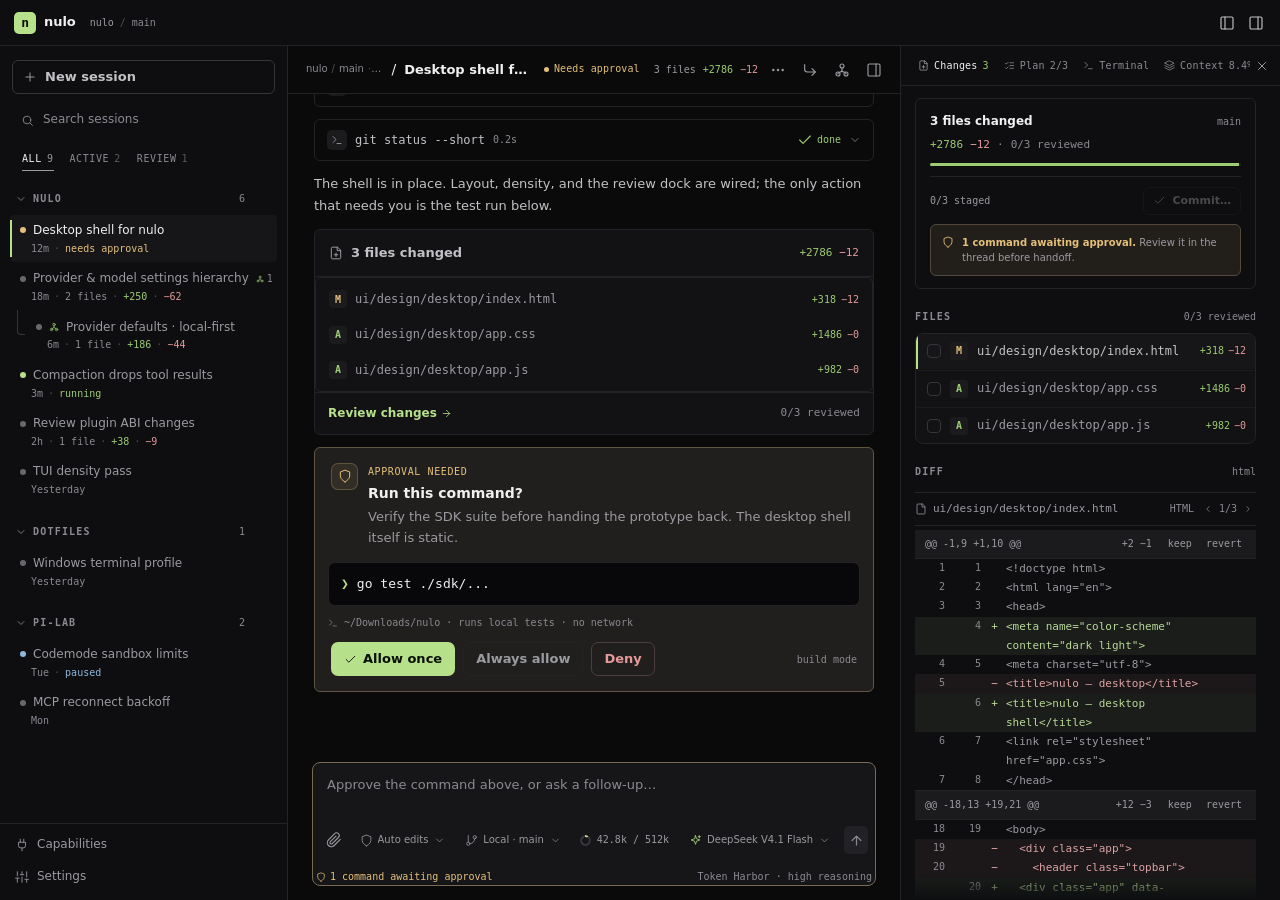
<file: ui/design/desktop/index.html>
<!doctype html>
<html lang="en">
<head>
<meta charset="utf-8">
<meta name="viewport" content="width=device-width, initial-scale=1">
<meta name="color-scheme" content="dark light">
<meta name="description" content="nulo desktop — an interactive design prototype for the nulo coding agent.">
<title>nulo — desktop shell</title>
<script>
  try {
    var p = JSON.parse(localStorage.getItem("nulo.desktop.prototype.v1") || "{}");
    var r = document.documentElement;
    r.dataset.theme = p.theme === "paper" ? "paper" : "moss";
    if (p.density) r.dataset.density = p.density;
    if (p.motion) r.dataset.motion = p.motion;
    if (typeof p.timestamps === "boolean") r.dataset.timestamps = p.timestamps ? "on" : "off";
    if (typeof p.reasoning === "boolean") r.dataset.reasoning = p.reasoning ? "on" : "off";
  } catch (error) {}
</script>
<link rel="icon" href="data:image/svg+xml,%3Csvg xmlns='http://www.w3.org/2000/svg' viewBox='0 0 32 32'%3E%3Crect width='32' height='32' rx='9' fill='%23b7e08b'/%3E%3Ctext x='16' y='23' text-anchor='middle' font-family='monospace' font-size='21' font-weight='700' fill='%23070a08'%3En%3C/text%3E%3C/svg%3E">
<link rel="stylesheet" href="app.css">
</head>
<body>

<svg class="sprite" aria-hidden="true" focusable="false" xmlns="http://www.w3.org/2000/svg">
  <symbol id="i-plus" viewBox="0 0 24 24"><path d="M12 5v14M5 12h14"/></symbol>
  <symbol id="i-search" viewBox="0 0 24 24"><circle cx="11" cy="11" r="7"/><path d="m21 21-4.35-4.35"/></symbol>
  <symbol id="i-chevron-down" viewBox="0 0 24 24"><path d="m6 9 6 6 6-6"/></symbol>
  <symbol id="i-chevron-right" viewBox="0 0 24 24"><path d="m9 18 6-6-6-6"/></symbol>
  <symbol id="i-chevron-left" viewBox="0 0 24 24"><path d="m15 18-6-6 6-6"/></symbol>
  <symbol id="i-folder" viewBox="0 0 24 24"><path d="M4 20h16a2 2 0 0 0 2-2V8a2 2 0 0 0-2-2h-7l-2-2H4a2 2 0 0 0-2 2v12a2 2 0 0 0 2 2Z"/></symbol>
  <symbol id="i-git-branch" viewBox="0 0 24 24"><path d="M6 3v12"/><circle cx="18" cy="6" r="3"/><circle cx="6" cy="18" r="3"/><path d="M18 9a9 9 0 0 1-9 9"/></symbol>
  <symbol id="i-settings" viewBox="0 0 24 24"><path d="M4 21v-7M4 10V3M12 21v-9M12 8V3M20 21v-5M20 12V3"/><path d="M1 14h6M9 8h6M17 16h6"/></symbol>
  <symbol id="i-panel-left" viewBox="0 0 24 24"><rect x="3" y="3" width="18" height="18" rx="2"/><path d="M9 3v18"/></symbol>
  <symbol id="i-panel-right" viewBox="0 0 24 24"><rect x="3" y="3" width="18" height="18" rx="2"/><path d="M15 3v18"/></symbol>
  <symbol id="i-message" viewBox="0 0 24 24"><path d="M21 15a2 2 0 0 1-2 2H7l-4 4V5a2 2 0 0 1 2-2h14a2 2 0 0 1 2 2z"/></symbol>
  <symbol id="i-check" viewBox="0 0 24 24"><path d="M20 6 9 17l-5-5"/></symbol>
  <symbol id="i-x" viewBox="0 0 24 24"><path d="M18 6 6 18M6 6l12 12"/></symbol>
  <symbol id="i-more" viewBox="0 0 24 24"><circle cx="5" cy="12" r="1"/><circle cx="12" cy="12" r="1"/><circle cx="19" cy="12" r="1"/></symbol>
  <symbol id="i-edit" viewBox="0 0 24 24"><path d="M12 20h9"/><path d="M16.5 3.5a2.1 2.1 0 0 1 3 3L7 19l-4 1 1-4Z"/></symbol>
  <symbol id="i-terminal" viewBox="0 0 24 24"><path d="m4 17 6-6-6-6M12 19h8"/></symbol>
  <symbol id="i-diff" viewBox="0 0 24 24"><path d="M14 2H6a2 2 0 0 0-2 2v16a2 2 0 0 0 2 2h12a2 2 0 0 0 2-2V8z"/><path d="M14 2v6h6M12 12v6M9 15h6"/></symbol>
  <symbol id="i-list-checks" viewBox="0 0 24 24"><path d="m3 17 2 2 4-4M3 7l2 2 4-4M13 6h8M13 12h8M13 18h8"/></symbol>
  <symbol id="i-layers" viewBox="0 0 24 24"><path d="m12 2 10 5-10 5L2 7z"/><path d="m2 17 10 5 10-5M2 12l10 5 10-5"/></symbol>
  <symbol id="i-paperclip" viewBox="0 0 24 24"><path d="M21.44 11.05l-9.19 9.19a6 6 0 0 1-8.49-8.49l9.19-9.19a4 4 0 0 1 5.66 5.66l-9.2 9.19a2 2 0 0 1-2.83-2.83l8.49-8.48"/></symbol>
  <symbol id="i-arrow-up" viewBox="0 0 24 24"><path d="M12 19V5M5 12l7-7 7 7"/></symbol>
  <symbol id="i-stop" viewBox="0 0 24 24"><rect x="6" y="6" width="12" height="12" rx="2"/></symbol>
  <symbol id="i-cpu" viewBox="0 0 24 24"><rect x="5" y="5" width="14" height="14" rx="2"/><rect x="9" y="9" width="6" height="6" rx="1"/><path d="M9 2v3M15 2v3M9 19v3M15 19v3M2 9h3M2 15h3M19 9h3M19 15h3"/></symbol>
  <symbol id="i-shield" viewBox="0 0 24 24"><path d="M12 22s8-4 8-10V5l-8-3-8 3v7c0 6 8 10 8 10z"/></symbol>
  <symbol id="i-globe" viewBox="0 0 24 24"><circle cx="12" cy="12" r="9"/><path d="M3 12h18M12 3a15 15 0 0 1 0 18M12 3a15 15 0 0 0 0 18"/></symbol>
  <symbol id="i-sun" viewBox="0 0 24 24"><circle cx="12" cy="12" r="4"/><path d="M12 2v2M12 20v2M4.93 4.93l1.42 1.42M17.66 17.66l1.41 1.41M2 12h2M20 12h2M6.34 17.66l-1.41 1.41M19.07 4.93l-1.41 1.41"/></symbol>
  <symbol id="i-moon" viewBox="0 0 24 24"><path d="M21 12.79A9 9 0 1 1 11.21 3 7 7 0 0 0 21 12.79z"/></symbol>
  <symbol id="i-copy" viewBox="0 0 24 24"><rect x="9" y="9" width="13" height="13" rx="2"/><path d="M5 15H4a2 2 0 0 1-2-2V4a2 2 0 0 1 2-2h9a2 2 0 0 1 2 2v1"/></symbol>
  <symbol id="i-external" viewBox="0 0 24 24"><path d="M15 3h6v6M10 14 21 3M21 14v5a2 2 0 0 1-2 2H5a2 2 0 0 1-2-2V5a2 2 0 0 1 2-2h5"/></symbol>
  <symbol id="i-fork" viewBox="0 0 24 24"><circle cx="6" cy="18" r="3"/><circle cx="18" cy="18" r="3"/><circle cx="12" cy="6" r="3"/><path d="M12 9v3a3 3 0 0 0 3 3h0a3 3 0 0 1 3 3M12 12a3 3 0 0 1-3 3h0a3 3 0 0 0-3 3"/></symbol>
  <symbol id="i-play" viewBox="0 0 24 24"><path d="M6 3l14 9-14 9z"/></symbol>
  <symbol id="i-pause" viewBox="0 0 24 24"><path d="M8 4v16M16 4v16"/></symbol>
  <symbol id="i-trash" viewBox="0 0 24 24"><path d="M3 6h18M8 6V4h8v2M19 6l-1 14H6L5 6M10 11v6M14 11v6"/></symbol>
  <symbol id="i-command" viewBox="0 0 24 24"><path d="M18 3a3 3 0 0 0-3 3v12a3 3 0 1 0 3-3H6a3 3 0 1 0 3 3V6a3 3 0 1 0-3 3h12a3 3 0 0 0 0-6z"/></symbol>
  <symbol id="i-keyboard" viewBox="0 0 24 24"><rect x="2" y="6" width="20" height="12" rx="2"/><path d="M6 10h.01M10 10h.01M14 10h.01M18 10h.01M6 14h.01M18 14h.01M9 14h6"/></symbol>
  <symbol id="i-info" viewBox="0 0 24 24"><circle cx="12" cy="12" r="9"/><path d="M12 16v-4M12 8h.01"/></symbol>
  <symbol id="i-alert" viewBox="0 0 24 24"><path d="M10.3 3.9 1.8 18a2 2 0 0 0 1.7 3h17a2 2 0 0 0 1.7-3L13.7 3.9a2 2 0 0 0-3.4 0z"/><path d="M12 9v4M12 17h.01"/></symbol>
  <symbol id="i-sparkles" viewBox="0 0 24 24"><path d="M12 3l1.9 5.8L20 11l-6.1 2.2L12 19l-1.9-5.8L4 11l6.1-2.2z"/><path d="M19 3v4M17 5h4"/></symbol>
  <symbol id="i-clock" viewBox="0 0 24 24"><circle cx="12" cy="12" r="9"/><path d="M12 7v5l3 2"/></symbol>
  <symbol id="i-arrow-right" viewBox="0 0 24 24"><path d="M5 12h14M12 5l7 7-7 7"/></symbol>
  <symbol id="i-book" viewBox="0 0 24 24"><path d="M4 19.5A2.5 2.5 0 0 1 6.5 17H20"/><path d="M6.5 2H20v20H6.5A2.5 2.5 0 0 1 4 19.5v-15A2.5 2.5 0 0 1 6.5 2z"/></symbol>
  <symbol id="i-plug" viewBox="0 0 24 24"><path d="M12 22v-5M9 8V2M15 8V2M18 8v5a4 4 0 0 1-4 4h-4a4 4 0 0 1-4-4V8z"/></symbol>
  <symbol id="i-test" viewBox="0 0 24 24"><path d="M9 3h6M10 3v6L4.5 19a1.5 1.5 0 0 0 1.3 2h12.4a1.5 1.5 0 0 0 1.3-2L14 9V3"/><path d="M7 15h10"/></symbol>
  <symbol id="i-file" viewBox="0 0 24 24"><path d="M14 2H6a2 2 0 0 0-2 2v16a2 2 0 0 0 2 2h12a2 2 0 0 0 2-2V8z"/><path d="M14 2v6h6"/></symbol>
  <symbol id="i-code" viewBox="0 0 24 24"><path d="m16 18 6-6-6-6M8 6l-6 6 6 6"/></symbol>
  <symbol id="i-eye" viewBox="0 0 24 24"><path d="M2 12s3.5-7 10-7 10 7 10 7-3.5 7-10 7-10-7-10-7z"/><circle cx="12" cy="12" r="3"/></symbol>
  <symbol id="i-server" viewBox="0 0 24 24"><rect x="2" y="2" width="20" height="8" rx="2"/><rect x="2" y="14" width="20" height="8" rx="2"/><path d="M6 6h.01M6 18h.01"/></symbol>
  <symbol id="i-package" viewBox="0 0 24 24"><path d="m7.5 4.27 9 5.15M21 8a2 2 0 0 0-1-1.73l-7-4a2 2 0 0 0-2 0l-7 4A2 2 0 0 0 3 8v8a2 2 0 0 0 1 1.73l7 4a2 2 0 0 0 2 0l7-4A2 2 0 0 0 21 16z"/><path d="m3.3 7 8.7 5 8.7-5M12 22V12"/></symbol>
  <symbol id="i-corner" viewBox="0 0 24 24"><path d="M15 10l5 5-5 5M4 4v7a4 4 0 0 0 4 4h12"/></symbol>
  <symbol id="i-compress" viewBox="0 0 24 24"><path d="M4 14h6v6M20 10h-6V4M14 10l7-7M3 21l7-7"/></symbol>
  <symbol id="i-refresh" viewBox="0 0 24 24"><path d="M21 12a9 9 0 1 1-2.64-6.36L21 8"/><path d="M21 3v5h-5"/></symbol>
  <symbol id="i-lock" viewBox="0 0 24 24"><rect x="4" y="11" width="16" height="10" rx="2"/><path d="M8 11V7a4 4 0 0 1 8 0v4"/></symbol>
  <symbol id="i-at" viewBox="0 0 24 24"><circle cx="12" cy="12" r="4"/><path d="M16 8v5a3 3 0 0 0 6 0v-1a10 10 0 1 0-4 8"/></symbol>
</svg>

<div class="app" id="app" data-theme="moss" data-density="comfortable">
  <header class="titlebar">
    <div class="titlebar-brand" title="nulo desktop">
      <span class="logo-mark" aria-hidden="true">n</span>
      <span class="brand-name">nulo</span>
    </div>

    <div class="titlebar-path" title="nulo / main">
      <span class="titlebar-project">nulo</span>
      <span class="titlebar-sep" aria-hidden="true">/</span>
      <span class="titlebar-branch">main</span>
    </div>

    <div class="titlebar-actions">
      <button class="icon-btn" id="toggleSidebarBtn" aria-label="Toggle sidebar" title="Toggle sidebar · Ctrl B">
        <svg class="icon" aria-hidden="true"><use href="#i-panel-left"/></svg>
      </button>
      <button class="icon-btn is-on" id="toggleDockBtn" aria-label="Toggle right panel" title="Toggle right panel · Ctrl J">
        <svg class="icon" aria-hidden="true"><use href="#i-panel-right"/></svg>
      </button>
    </div>
  </header>

  <div class="workbench" id="workbench">
    <aside class="sidebar" id="sidebar" aria-label="Sessions">
      <div class="sidebar-top">
        <button class="new-session-btn" id="newSessionBtn">
          <svg class="icon" aria-hidden="true"><use href="#i-plus"/></svg>
          <span>New session</span>
        </button>

        <label class="sidebar-search" for="sessionSearch">
          <svg class="icon" aria-hidden="true"><use href="#i-search"/></svg>
          <input id="sessionSearch" type="search" placeholder="Search sessions" autocomplete="off" spellcheck="false">
        </label>

        <div class="filter-row" id="filterRow" role="tablist" aria-label="Filter sessions"></div>
      </div>

      <div class="sidebar-scroll" id="projectList"></div>

      <div class="sidebar-footer">
        <button class="sidebar-link" id="capabilitiesBtn">
          <svg class="icon" aria-hidden="true"><use href="#i-plug"/></svg>
          <span>Capabilities</span>
        </button>
        <button class="sidebar-link" id="sidebarSettingsBtn">
          <svg class="icon" aria-hidden="true"><use href="#i-settings"/></svg>
          <span>Settings</span>
        </button>
      </div>
    </aside>

    <main class="main" id="main">
      <header class="sessionbar" id="sessionbar"></header>

      <div class="conversation-scroll" id="conversationScroll">
        <div class="conversation" id="conversation" tabindex="0" aria-label="Conversation"></div>
      </div>

      <div class="composer-dock" id="composerDock">
        <div class="composer-wrap">
          <div class="composer" id="composer">
            <div class="slash-menu" id="slashMenu" hidden></div>
            <div class="slash-menu mention-menu" id="mentionMenu" hidden></div>
            <div class="attachment-tray" id="attachmentTray" hidden></div>

            <textarea id="composerInput" rows="1" placeholder="Ask nulo to build, debug, or explain…" aria-label="Message nulo"></textarea>
            <input id="fileInput" type="file" multiple hidden>

            <div class="composer-toolbar">
              <div class="toolbar-left">
                <button class="icon-btn soft" id="attachBtn" aria-label="Attach files" title="Attach files">
                  <svg class="icon" aria-hidden="true"><use href="#i-paperclip"/></svg>
                </button>

                <div class="popover-anchor">
                  <button class="chip" id="approvalChip" aria-haspopup="menu" aria-expanded="false" title="Permission mode">
                    <svg class="icon" aria-hidden="true"><use href="#i-shield"/></svg>
                    <span class="chip-label">Auto edits</span>
                    <svg class="icon chevron" aria-hidden="true"><use href="#i-chevron-down"/></svg>
                  </button>
                  <div class="popover permission-popover" id="approvalPopover" hidden></div>
                </div>

                <div class="popover-anchor">
                  <button class="chip" id="envChip" aria-haspopup="menu" aria-expanded="false" title="Environment">
                    <svg class="icon" aria-hidden="true"><use href="#i-git-branch"/></svg>
                    <span class="chip-label">Local · main</span>
                    <svg class="icon chevron" aria-hidden="true"><use href="#i-chevron-down"/></svg>
                  </button>
                  <div class="popover env-popover" id="envPopover" hidden></div>
                </div>
              </div>

              <div class="toolbar-right">
                <button class="ctx-pill" id="ctxPill" title="Open context panel">
                  <span class="ctx-ring" id="ctxRing" aria-hidden="true"></span>
                  <span id="ctxPillLabel">42.8k / 512k</span>
                </button>

                <div class="popover-anchor">
                  <button class="chip model-chip" id="modelChip" aria-haspopup="menu" aria-expanded="false" title="Switch model">
                    <svg class="icon" aria-hidden="true"><use href="#i-sparkles"/></svg>
                    <span class="chip-label" id="modelChipLabel">DeepSeek V4.1 Flash</span>
                    <svg class="icon chevron" aria-hidden="true"><use href="#i-chevron-down"/></svg>
                  </button>
                  <div class="popover model-popover" id="modelPopover" hidden></div>
                </div>

                <button class="send-btn" id="sendBtn" aria-label="Send message" title="Send · Enter">
                  <svg class="icon" aria-hidden="true"><use href="#i-arrow-up"/></svg>
                </button>
              </div>
            </div>

            <div class="composer-meta" id="composerMeta"></div>
          </div>
        </div>
      </div>
    </main>

    <aside class="dock" id="dock" aria-label="Session details">
      <div class="dock-resizer" id="dockResizer" title="Drag to resize"></div>
      <div class="dock-inner">
        <header class="dock-header" id="dockHeader"></header>
        <div class="dock-body" id="dockBody"></div>
      </div>
    </aside>
  </div>
</div>

<div class="overlay palette-overlay" id="paletteOverlay" hidden>
  <section class="palette" role="dialog" aria-modal="true" aria-label="Command palette">
    <header class="palette-search">
      <svg class="icon" aria-hidden="true"><use href="#i-search"/></svg>
      <input id="paletteInput" type="text" placeholder="Search sessions, actions, and settings…" aria-label="Search sessions, actions, and settings" autocomplete="off" spellcheck="false">
      <kbd>esc</kbd>
    </header>
    <div class="palette-list" id="paletteList"></div>
    <footer class="palette-foot">
      <span><kbd>↑</kbd><kbd>↓</kbd> navigate</span>
      <span><kbd>↵</kbd> select</span>
      <span class="palette-foot-right">nulo 0.8</span>
    </footer>
  </section>
</div>

<div class="overlay settings-overlay" id="settingsOverlay" hidden>
  <section class="settings-modal" role="dialog" aria-modal="true" aria-labelledby="settingsTitle">
    <header class="settings-head">
      <div>
        <p class="eyebrow">nulo desktop</p>
        <h2 id="settingsTitle">Settings</h2>
      </div>
      <button class="icon-btn" id="settingsClose" aria-label="Close settings">
        <svg class="icon" aria-hidden="true"><use href="#i-x"/></svg>
      </button>
    </header>
    <div class="settings-layout">
      <nav class="settings-nav" id="settingsNav" aria-label="Settings sections"></nav>
      <div class="settings-content" id="settingsContent"></div>
    </div>
    <footer class="settings-foot">
      <span id="settingsFootNote">Preferences apply immediately in this prototype.</span>
      <button class="btn primary" id="settingsDone">Done</button>
    </footer>
  </section>
</div>

<div class="overlay dialog-overlay" id="dialogOverlay" hidden>
  <section class="mini-dialog" role="dialog" aria-modal="true" aria-labelledby="dialogTitle">
    <header class="mini-dialog-head">
      <div>
        <p class="eyebrow" id="dialogEyebrow">Session</p>
        <h2 id="dialogTitle">Rename session</h2>
      </div>
      <button class="icon-btn" id="dialogClose" aria-label="Close dialog">
        <svg class="icon" aria-hidden="true"><use href="#i-x"/></svg>
      </button>
    </header>
    <p class="mini-dialog-desc" id="dialogDesc"></p>
    <label class="mini-dialog-field" id="dialogField">
      <span>Session name</span>
      <input id="dialogInput" type="text" autocomplete="off">
    </label>
    <footer class="mini-dialog-actions">
      <button class="btn ghost" type="button" id="dialogCancel">Cancel</button>
      <button class="btn primary" type="button" id="dialogConfirm">Save</button>
    </footer>
  </section>
</div>

<div class="overlay rewind-overlay" id="rewindOverlay" hidden>
  <section class="mini-dialog rewind-dialog" role="dialog" aria-modal="true" aria-labelledby="rewindTitle">
    <header class="mini-dialog-head">
      <div>
        <p class="eyebrow">Session</p>
        <h2 id="rewindTitle">Rewind to checkpoint</h2>
      </div>
      <button class="icon-btn" id="rewindClose" type="button" aria-label="Close rewind">
        <svg class="icon" aria-hidden="true"><use href="#i-x"/></svg>
      </button>
    </header>
    <p class="mini-dialog-desc" id="rewindDesc">Restore the thread to an earlier turn. File state is restored when this checkpoint captured a snapshot.</p>
    <div class="rewind-list" id="rewindList" role="listbox" aria-label="Checkpoints"></div>
    <label class="rewind-files" id="rewindFilesRow">
      <input type="checkbox" id="rewindFiles" checked>
      <span>Also restore file changes</span>
    </label>
    <footer class="mini-dialog-actions">
      <button class="btn ghost" type="button" id="rewindCancel">Cancel</button>
      <button class="btn primary" type="button" id="rewindConfirm" disabled>Restore checkpoint</button>
    </footer>
  </section>
</div>

<div class="toast-stack" id="toastStack" aria-live="polite" aria-atomic="false"></div>

<noscript>
  <div class="noscript">nulo desktop is an interactive prototype. Enable JavaScript to use it.</div>
</noscript>

<script src="data.js"></script>
<script src="app.js"></script>
</body>
</html>
</file>
<file: ui/design/desktop/app.css>
/* ==========================================================================
   nulo desktop — prototype styles
   Hand-written CSS, no build step, no external assets.
   ========================================================================== */

:root {
  --font-ui: "Segoe UI Variable Text", "Segoe UI", Inter, system-ui, -apple-system,
    "Noto Sans SC", "PingFang SC", sans-serif;
  --font-mono: "Cascadia Code", "Cascadia Mono", "SFMono-Regular", "SF Mono", Menlo,
    Consolas, "Noto Sans Mono CJK SC", monospace;

  --bg: #0a0a0b;
  --bg-elevated: #0d0d0e;
  --sidebar: #0e0e10;
  --panel: #121214;
  --surface: #161618;
  --surface-2: #1b1b1e;
  --surface-3: #222226;
  --hover: #1a1a1d;
  --line: #232327;
  --line-strong: #35353b;
  --text: #f0f0f1;
  --text-2: #c2c2c6;
  --text-3: #9a9aa1;
  --text-4: #8a8a92;
  --accent: #b7e08b;
  --accent-2: #9dcc72;
  --accent-soft: rgba(183, 224, 139, 0.1);
  --accent-softer: rgba(183, 224, 139, 0.055);
  --accent-ink: #0a1007;
  --warn: #e5c07b;
  --warn-soft: rgba(229, 192, 123, 0.09);
  --bad: #e39a9a;
  --bad-soft: rgba(227, 154, 154, 0.09);
  --info: #8fb8dc;
  --violet: #c2a4dc;
  --code-bg: #08080a;
  --user-bubble: #151517;
  --shadow-lg: 0 24px 64px rgba(0, 0, 0, 0.5);
  --shadow-md: 0 12px 32px rgba(0, 0, 0, 0.28);
  --shadow-sm: none;
  --radius-sm: 4px;
  --radius: 6px;
  --radius-lg: 8px;
  --sidebar-w: 288px;
  --dock-w: 420px;
  --titlebar-h: 46px;
  --sessionbar-h: 48px;

  --fs-2xs: 10px;
  --fs-xs: 11px;
  --fs-sm: 12px;
  --fs-base: 13px;
  --fs-body: 14px;
  --fs-md: 15.5px;
  --fs-lg: 18px;
  --fs-xl: 21px;
  --fs-display: 28px;
  --lh-tight: 1.35;
  --lh-base: 1.6;
  color-scheme: dark;
}

html[data-theme="paper"] {
  --bg: #faf9f5;
  --bg-elevated: #f6f4ee;
  --sidebar: #f3f1ea;
  --panel: #fbfaf6;
  --surface: #ffffff;
  --surface-2: #f4f2ec;
  --surface-3: #eae7de;
  --hover: #eeece4;
  --line: #e3dfd4;
  --line-strong: #c9c3b5;
  --text: #1b1b19;
  --text-2: #3c3c38;
  --text-3: #5d5d56;
  --text-4: #6b6b64;
  --accent: #4f7a2f;
  --accent-2: #416826;
  --accent-soft: rgba(79, 122, 47, 0.1);
  --accent-softer: rgba(79, 122, 47, 0.05);
  --accent-ink: #ffffff;
  --warn: #8d6119;
  --warn-soft: rgba(141, 97, 25, 0.12);
  --bad: #a14444;
  --bad-soft: rgba(161, 68, 68, 0.1);
  --info: #33678f;
  --violet: #6f4e88;
  --code-bg: #f5f3ec;
  --user-bubble: #f7f5ef;
  --shadow-lg: 0 24px 64px rgba(40, 42, 36, 0.18);
  --shadow-md: 0 12px 32px rgba(40, 42, 36, 0.12);
  --shadow-sm: none;
  color-scheme: light;
}

*,
*::before,
*::after {
  box-sizing: border-box;
}

html,
body {
  height: 100%;
}

html {
  background: var(--bg);
}

body {
  margin: 0;
  overflow: hidden;
  background: var(--bg);
  color: var(--text);
  font-family: var(--font-ui);
  font-size: var(--fs-body);
  font-weight: 400;
  line-height: 1.5;
  -webkit-font-smoothing: antialiased;
  text-rendering: optimizeLegibility;
}

button,
input,
textarea,
select {
  font: inherit;
  color: inherit;
}

button {
  appearance: none;
  border: 0;
  padding: 0;
  background: none;
  cursor: pointer;
}

button:disabled {
  cursor: default;
  opacity: 0.5;
}

input,
textarea,
select {
  min-width: 0;
}

::selection {
  background: color-mix(in srgb, var(--accent) 32%, transparent);
  color: var(--text);
}

:focus-visible {
  outline: 2px solid color-mix(in srgb, var(--accent) 58%, transparent);
  outline-offset: 2px;
}

[hidden] {
  display: none !important;
}

* {
  scrollbar-width: thin;
  scrollbar-color: var(--line-strong) transparent;
}

*::-webkit-scrollbar {
  width: 10px;
  height: 10px;
}

*::-webkit-scrollbar-track {
  background: transparent;
}

*::-webkit-scrollbar-thumb {
  background: var(--line-strong);
  border: 3px solid transparent;
  border-radius: 10px;
  background-clip: content-box;
}

*::-webkit-scrollbar-thumb:hover {
  background: var(--text-4);
  border: 3px solid transparent;
  background-clip: content-box;
}

.sprite {
  position: absolute;
  width: 0;
  height: 0;
  overflow: hidden;
  pointer-events: none;
}

.icon {
  width: 16px;
  height: 16px;
  flex: none;
  fill: none;
  stroke: currentColor;
  stroke-width: 1.7;
  stroke-linecap: round;
  stroke-linejoin: round;
}

kbd {
  display: inline-flex;
  align-items: center;
  justify-content: center;
  min-width: 18px;
  height: 18px;
  padding: 0 5px;
  border: 1px solid var(--line-strong);
  border-bottom-color: color-mix(in srgb, var(--line-strong) 70%, var(--bg));
  border-radius: 4px;
  background: var(--surface-2);
  color: var(--text-3);
  font-family: var(--font-mono);
  font-size: var(--fs-xs);
  line-height: 1;
  white-space: nowrap;
}

/* --------------------------------------------------------------------------
   App frame
   -------------------------------------------------------------------------- */

.app {
  position: relative;
  display: grid;
  grid-template-rows: var(--titlebar-h) minmax(0, 1fr);
  width: 100%;
  height: 100dvh;
  overflow: hidden;
  background: var(--bg);
}

html[data-theme="paper"] .app {
  background: var(--bg);
}

.workbench {
  display: grid;
  grid-template-columns: var(--sidebar-w) minmax(0, 1fr) var(--dock-w);
  min-height: 0;
  overflow: hidden;
}

.app.sidebar-collapsed {
  --sidebar-w: 0px;
}

.app.sidebar-collapsed .sidebar {
  display: none;
}

.app.dock-collapsed {
  --dock-w: 0px;
}

.app.dock-collapsed .dock {
  display: none;
}

.workbench.is-resizing {
  cursor: col-resize;
  user-select: none;
}

/* --------------------------------------------------------------------------
   Titlebar
   -------------------------------------------------------------------------- */

.titlebar {
  position: relative;
  z-index: 30;
  display: flex;
  align-items: center;
  gap: 10px;
  height: var(--titlebar-h);
  padding: 0 12px 0 14px;
  border-bottom: 1px solid var(--line);
  background: color-mix(in srgb, var(--sidebar) 84%, transparent);
  backdrop-filter: blur(12px);
  -webkit-app-region: drag;
}

.titlebar button,
.titlebar input {
  -webkit-app-region: no-drag;
}

.titlebar-brand {
  display: flex;
  align-items: center;
  gap: 8px;
  flex: none;
  user-select: none;
}

.logo-mark {
  display: inline-grid;
  place-items: center;
  width: 23px;
  height: 23px;
  border-radius: 7px;
  background: var(--accent);
  color: var(--accent-ink);
  font-family: var(--font-mono);
  font-size: var(--fs-md);
  font-weight: 700;
  line-height: 1;
  letter-spacing: -0.04em;
  box-shadow: inset 0 0 0 1px rgba(0, 0, 0, 0.14);
}

.brand-name {
  color: var(--text);
  font-size: var(--fs-md);
  font-weight: 650;
  letter-spacing: -0.02em;
}

.workspace-chip {
  display: flex;
  align-items: center;
  gap: 7px;
  flex: none;
  height: 27px;
  margin-left: 2px;
  padding: 0 8px 0 5px;
  border: 1px solid transparent;
  border-radius: 7px;
  color: var(--text-2);
  user-select: none;
}

.workspace-icon {
  display: grid;
  place-items: center;
  width: 18px;
  height: 18px;
  border-radius: 5px;
  background: var(--accent-soft);
  color: var(--accent);
  font-family: var(--font-mono);
  font-size: var(--fs-base);
  font-weight: 600;
}

.workspace-name {
  color: var(--text-2);
  font-size: var(--fs-base);
  font-weight: 550;
}

.workspace-branch {
  display: inline-flex;
  align-items: center;
  gap: 4px;
  padding-left: 1px;
  color: var(--text-4);
  font-family: var(--font-mono);
  font-size: var(--fs-sm);
}

.branch-dot {
  width: 3px;
  height: 3px;
  border-radius: 50%;
  background: var(--text-4);
}

.command-trigger {
  display: flex;
  align-items: center;
  gap: 8px;
  flex: 1 1 380px;
  max-width: 470px;
  height: 28px;
  margin-left: 10px;
  padding: 0 6px 0 10px;
  border: 1px solid var(--line);
  border-radius: 8px;
  background: color-mix(in srgb, var(--surface) 58%, transparent);
  color: var(--text-3);
  text-align: left;
  transition:
    background 120ms ease,
    border-color 120ms ease,
    color 120ms ease;
}

.command-trigger:hover {
  border-color: var(--line-strong);
  background: var(--surface);
  color: var(--text-2);
}

.command-trigger .icon {
  width: 14px;
  height: 14px;
  color: var(--text-4);
}

.command-trigger-label {
  flex: 1;
  overflow: hidden;
  font-size: var(--fs-base);
  text-overflow: ellipsis;
  white-space: nowrap;
}

.command-trigger kbd {
  height: 17px;
  border-color: transparent;
  background: transparent;
  color: var(--text-4);
  font-size: var(--fs-xs);
}

.titlebar-actions {
  display: flex;
  align-items: center;
  gap: 2px;
  margin-left: auto;
  flex: none;
}

.run-badge {
  display: inline-flex;
  align-items: center;
  gap: 6px;
  height: 25px;
  margin-right: 3px;
  padding: 0 8px;
  border: 1px solid transparent;
  border-radius: 6px;
  color: var(--text-3);
  font-family: var(--font-mono);
  font-size: var(--fs-xs);
  letter-spacing: 0.01em;
  transition:
    background 120ms ease,
    border-color 120ms ease;
}

.run-badge:hover {
  border-color: var(--line);
  background: var(--surface);
  color: var(--text-2);
}

.run-badge:empty {
  display: none;
}

.pulse-dot {
  position: relative;
  width: 5px;
  height: 5px;
  border-radius: 50%;
  background: var(--accent);
}

.pulse-dot::after {
  position: absolute;
  inset: -3px;
  border: 1px solid var(--accent);
  border-radius: 50%;
  content: "";
  animation: pulse-ring 2s ease-out infinite;
}

.titlebar-divider {
  width: 1px;
  height: 16px;
  margin: 0 5px;
  background: var(--line);
}

.icon-btn {
  display: inline-grid;
  place-items: center;
  width: 28px;
  height: 28px;
  border: 1px solid transparent;
  border-radius: 7px;
  color: var(--text-3);
  transition:
    background 120ms ease,
    border-color 120ms ease,
    color 120ms ease;
}

.icon-btn:hover {
  border-color: var(--line);
  background: var(--surface);
  color: var(--text);
}

.icon-btn.is-on {
  color: var(--text-2);
}

.icon-btn.soft {
  width: 26px;
  height: 26px;
  color: var(--text-3);
}

/* --------------------------------------------------------------------------
   Sidebar
   -------------------------------------------------------------------------- */

.sidebar {
  display: flex;
  grid-column: 1;
  flex-direction: column;
  min-width: 0;
  min-height: 0;
  border-right: 1px solid var(--line);
  background: var(--sidebar);
}

.sidebar-top {
  display: flex;
  flex-direction: column;
  gap: 9px;
  padding: 12px 10px 9px;
}

.new-session-btn {
  display: flex;
  align-items: center;
  gap: 8px;
  width: 100%;
  height: 32px;
  padding: 0 9px;
  border: 1px solid var(--line-strong);
  border-radius: 8px;
  background: var(--surface);
  color: var(--text-2);
  text-align: left;
  transition:
    background 120ms ease,
    border-color 120ms ease,
    color 120ms ease;
}

.new-session-btn:hover {
  border-color: color-mix(in srgb, var(--accent) 36%, var(--line-strong));
  background: var(--surface-2);
  color: var(--text);
}

.new-session-btn .icon {
  width: 14px;
  height: 14px;
  color: var(--accent);
}

.new-session-btn span {
  flex: 1;
  font-size: var(--fs-base);
  font-weight: 550;
}

.new-session-btn kbd {
  border-color: transparent;
  background: transparent;
  color: var(--text-4);
  font-size: var(--fs-xs);
}

.sidebar-search {
  display: flex;
  align-items: center;
  gap: 7px;
  height: 29px;
  padding: 0 8px;
  border: 1px solid transparent;
  border-radius: 7px;
  background: color-mix(in srgb, var(--surface) 50%, transparent);
  color: var(--text-4);
  transition:
    background 120ms ease,
    border-color 120ms ease;
}

.sidebar-search:hover {
  background: var(--surface);
}

.sidebar-search:focus-within {
  border-color: var(--line-strong);
  background: var(--surface);
}

.sidebar-search .icon {
  width: 13px;
  height: 13px;
}

.sidebar-search input {
  flex: 1;
  width: 100%;
  border: 0;
  outline: 0;
  background: transparent;
  color: var(--text-2);
  font-size: var(--fs-base);
}

.sidebar-search input::placeholder {
  color: var(--text-4);
}

.sidebar-search input::-webkit-search-cancel-button {
  display: none;
}

.sidebar-search kbd {
  height: 16px;
  padding: 0 4px;
  border: 0;
  background: transparent;
  color: var(--text-4);
  font-size: var(--fs-2xs);
}

.filter-row {
  display: flex;
  align-items: center;
  gap: 2px;
}

.filter-btn {
  display: inline-flex;
  align-items: center;
  gap: 5px;
  height: 22px;
  padding: 0 7px;
  border-radius: 5px;
  color: var(--text-4);
  font-size: var(--fs-sm);
  font-weight: 500;
  transition:
    background 120ms ease,
    color 120ms ease;
}

.filter-btn:hover {
  background: var(--hover);
  color: var(--text-2);
}

.filter-btn.is-active {
  background: var(--accent-soft);
  color: var(--accent);
}

.filter-count {
  color: inherit;
  font-family: var(--font-mono);
  font-size: var(--fs-xs);
  opacity: 0.7;
}

.sidebar-scroll {
  flex: 1;
  min-height: 0;
  overflow-x: hidden;
  overflow-y: auto;
  padding: 3px 8px 12px;
}

.project-group {
  margin-bottom: 11px;
}

.project-head {
  display: flex;
  align-items: center;
  gap: 6px;
  width: 100%;
  height: 27px;
  padding: 0 7px 0 5px;
  border-radius: 6px;
  color: var(--text-3);
  text-align: left;
}

.project-head:hover {
  background: var(--hover);
  color: var(--text-2);
}

.project-chevron {
  width: 12px;
  height: 12px;
  color: var(--text-4);
  transition: transform 140ms ease;
}

.project-chevron.is-collapsed {
  transform: rotate(-90deg);
}

.project-avatar {
  display: grid;
  place-items: center;
  width: 18px;
  height: 18px;
  border-radius: 5px;
  border: 1px solid var(--line);
  font-family: var(--font-mono);
  font-size: var(--fs-xs);
  font-weight: 600;
}

.project-avatar.tint-green {
  border-color: rgba(183, 224, 139, 0.18);
  background: rgba(183, 224, 139, 0.08);
  color: var(--accent);
}

.project-avatar.tint-blue {
  border-color: rgba(143, 184, 220, 0.18);
  background: rgba(143, 184, 220, 0.08);
  color: var(--info);
}

.project-avatar.tint-violet {
  border-color: rgba(194, 164, 220, 0.18);
  background: rgba(194, 164, 220, 0.08);
  color: var(--violet);
}

.project-name {
  overflow: hidden;
  color: var(--text-2);
  font-size: var(--fs-base);
  font-weight: 550;
  text-overflow: ellipsis;
  white-space: nowrap;
}

.project-count {
  margin-left: auto;
  color: var(--text-4);
  font-family: var(--font-mono);
  font-size: var(--fs-xs);
}

.project-new {
  display: grid;
  place-items: center;
  width: 20px;
  height: 20px;
  margin-left: 1px;
  border-radius: 5px;
  color: var(--text-4);
  opacity: 0;
  transition:
    opacity 120ms ease,
    background 120ms ease,
    color 120ms ease;
}

.project-head:hover .project-new {
  opacity: 1;
}

.project-new:hover {
  background: var(--surface-2);
  color: var(--accent);
}

.project-new .icon {
  width: 12px;
  height: 12px;
}

.project-sessions {
  display: flex;
  flex-direction: column;
  gap: 1px;
  margin-top: 2px;
}

.session-row {
  position: relative;
  display: flex;
  flex-direction: column;
  gap: 3px;
  width: 100%;
  padding: 7px 8px 7px 9px;
  border: 1px solid transparent;
  border-radius: 7px;
  color: var(--text-3);
  text-align: left;
  transition:
    background 110ms ease,
    border-color 110ms ease;
}

.session-row:hover {
  background: var(--hover);
}

.session-row.is-active {
  border-color: var(--line-strong);
  background: var(--surface);
}

.session-row.is-active::before {
  position: absolute;
  top: 9px;
  bottom: 9px;
  left: -1px;
  width: 2px;
  border-radius: 2px;
  background: var(--accent);
  content: "";
}

.session-row-top {
  display: flex;
  align-items: center;
  gap: 7px;
  min-width: 0;
}

.session-state {
  position: relative;
  flex: none;
  width: 6px;
  height: 6px;
  border-radius: 50%;
  background: var(--text-4);
}

.session-state.done {
  background: color-mix(in srgb, var(--text-4) 72%, transparent);
}

.session-state.awaiting {
  background: var(--warn);
  box-shadow: 0 0 0 3px rgba(229, 192, 123, 0.07);
}

.session-state.running {
  background: var(--accent);
}

.session-state.running::after {
  position: absolute;
  inset: -3px;
  border: 1px solid var(--accent);
  border-radius: 50%;
  content: "";
  animation: pulse-ring 2.2s ease-out infinite;
}

.session-state.paused {
  background: var(--info);
}

.session-title {
  flex: 1;
  overflow: hidden;
  color: var(--text-3);
  font-size: var(--fs-base);
  font-weight: 500;
  line-height: 1.35;
  text-overflow: ellipsis;
  white-space: nowrap;
}

.session-row.is-active .session-title,
.session-row:hover .session-title {
  color: var(--text);
}

.session-meta {
  display: flex;
  align-items: center;
  gap: 5px;
  min-width: 0;
  padding-left: 13px;
  color: var(--text-4);
  font-family: var(--font-mono);
  font-size: var(--fs-xs);
  line-height: 1.3;
  white-space: nowrap;
}

.session-meta .meta-sep {
  color: var(--text-4);
  opacity: 0.5;
}

.session-meta .meta-state.awaiting {
  color: var(--warn);
}

.session-meta .meta-state.running {
  color: var(--accent-2);
}

.session-meta .meta-state.paused {
  color: var(--info);
}

.session-meta .meta-diff-add {
  color: var(--accent-2);
}

.session-meta .meta-diff-del {
  color: var(--bad);
}

.sidebar-empty {
  padding: 26px 14px;
  color: var(--text-4);
  font-size: var(--fs-base);
  line-height: 1.6;
  text-align: center;
}

.sidebar-empty strong {
  display: block;
  margin-bottom: 3px;
  color: var(--text-3);
  font-weight: 500;
}

.sidebar-footer {
  display: flex;
  flex-direction: column;
  gap: 1px;
  flex: none;
  padding: 7px 8px 9px;
  border-top: 1px solid var(--line);
}

.sidebar-link {
  display: flex;
  align-items: center;
  gap: 8px;
  height: 29px;
  padding: 0 8px;
  border-radius: 6px;
  color: var(--text-3);
  font-size: var(--fs-base);
  text-align: left;
  transition:
    background 120ms ease,
    color 120ms ease;
}

.sidebar-link:hover {
  background: var(--hover);
  color: var(--text-2);
}

.sidebar-link .icon {
  width: 14px;
  height: 14px;
  color: var(--text-4);
}

.sidebar-link span:not(.count-badge) {
  flex: 1;
}

.sidebar-link kbd {
  height: 15px;
  border: 0;
  background: transparent;
  color: var(--text-4);
  font-size: var(--fs-2xs);
}

.count-badge {
  display: inline-grid;
  place-items: center;
  min-width: 16px;
  height: 15px;
  padding: 0 4px;
  border: 1px solid var(--line-strong);
  border-radius: 4px;
  color: var(--text-4);
  font-family: var(--font-mono);
  font-size: var(--fs-2xs);
}

/* --------------------------------------------------------------------------
   Session header
   -------------------------------------------------------------------------- */

.main {
  display: flex;
  grid-column: 2;
  flex-direction: column;
  min-width: 0;
  min-height: 0;
  background: var(--bg);
}

.sessionbar {
  position: relative;
  z-index: 12;
  display: flex;
  align-items: center;
  gap: 10px;
  flex: 0 0 var(--sessionbar-h);
  height: var(--sessionbar-h);
  padding: 0 16px 0 18px;
  border-bottom: 1px solid var(--line);
  background: color-mix(in srgb, var(--bg) 88%, var(--sidebar));
}

.sessionbar-project {
  display: grid;
  place-items: center;
  width: 29px;
  height: 29px;
  flex: none;
  border: 1px solid var(--line-strong);
  border-radius: 8px;
  background: var(--surface);
  color: var(--accent);
  font-family: var(--font-mono);
  font-size: var(--fs-base);
  font-weight: 600;
}

.sessionbar-main {
  display: flex;
  flex-direction: column;
  gap: 2px;
  min-width: 0;
}

.sessionbar-crumb {
  display: flex;
  align-items: center;
  gap: 6px;
  overflow: hidden;
  color: var(--text-4);
  font-family: var(--font-mono);
  font-size: var(--fs-xs);
  line-height: 1.2;
  white-space: nowrap;
}

.sessionbar-crumb .crumb-name {
  color: var(--text-3);
}

.sessionbar-crumb .crumb-sep {
  color: var(--text-4);
  opacity: 0.55;
}

.sessionbar-crumb .crumb-env {
  display: inline-flex;
  align-items: center;
  gap: 4px;
  color: var(--text-4);
}

.sessionbar-title-row {
  display: flex;
  align-items: center;
  gap: 9px;
  min-width: 0;
}

.sessionbar-title {
  overflow: hidden;
  margin: 0;
  color: var(--text);
  font-size: var(--fs-body);
  font-weight: 600;
  letter-spacing: -0.01em;
  line-height: 1.35;
  text-overflow: ellipsis;
  white-space: nowrap;
}

.status-pill {
  display: inline-flex;
  align-items: center;
  gap: 5px;
  flex: none;
  height: 19px;
  padding: 0 7px;
  border: 1px solid var(--line);
  border-radius: 5px;
  color: var(--text-3);
  font-family: var(--font-mono);
  font-size: var(--fs-xs);
  letter-spacing: 0.015em;
  white-space: nowrap;
}

.status-pill.awaiting {
  border-color: rgba(229, 192, 123, 0.24);
  background: var(--warn-soft);
  color: var(--warn);
}

.status-pill.running {
  border-color: rgba(183, 224, 139, 0.2);
  background: var(--accent-soft);
  color: var(--accent);
}

.status-pill.done {
  color: var(--text-4);
}

.status-pill.paused {
  border-color: rgba(143, 184, 220, 0.18);
  background: rgba(143, 184, 220, 0.06);
  color: var(--info);
}

.status-pill .spinner {
  width: 8px;
  height: 8px;
  border-width: 1px;
}

.sessionbar-actions {
  display: flex;
  align-items: center;
  gap: 4px;
  margin-left: auto;
  flex: none;
}

.changes-pill {
  display: inline-flex;
  align-items: center;
  gap: 7px;
  height: 26px;
  padding: 0 8px;
  border: 1px solid var(--line);
  border-radius: 7px;
  background: color-mix(in srgb, var(--surface) 55%, transparent);
  color: var(--text-3);
  font-family: var(--font-mono);
  font-size: var(--fs-xs);
  transition:
    background 120ms ease,
    border-color 120ms ease,
    color 120ms ease;
}

.changes-pill:hover {
  border-color: var(--line-strong);
  background: var(--surface);
  color: var(--text-2);
}

.changes-pill .icon {
  width: 13px;
  height: 13px;
  color: var(--text-4);
}

.changes-pill .add {
  color: var(--accent-2);
}

.changes-pill .del {
  color: var(--bad);
}

.changes-pill.is-empty {
  color: var(--text-4);
}

.sessionbar .icon-btn {
  width: 27px;
  height: 27px;
}

/* --------------------------------------------------------------------------
   Conversation
   -------------------------------------------------------------------------- */

.conversation-scroll {
  position: relative;
  flex: 1;
  min-height: 0;
  overflow-x: hidden;
  overflow-y: auto;
  overscroll-behavior: contain;
}

.conversation {
  width: 100%;
  max-width: 820px;
  min-height: 100%;
  margin: 0 auto;
  padding: 20px 30px 32px;
  outline: none;
}

.conversation.is-swapping {
  animation: conversation-in 180ms ease both;
}

.thread-meta {
  display: flex;
  align-items: center;
  gap: 9px;
  margin-bottom: 22px;
  padding-bottom: 13px;
  border-bottom: 1px solid color-mix(in srgb, var(--line) 70%, transparent);
  color: var(--text-4);
  font-family: var(--font-mono);
  font-size: var(--fs-xs);
  line-height: 1.4;
}

.thread-meta .meta-item {
  display: inline-flex;
  align-items: center;
  gap: 5px;
  min-width: 0;
  white-space: nowrap;
}

.thread-meta .icon {
  width: 12px;
  height: 12px;
  color: var(--text-4);
}

.thread-meta .meta-spacer {
  flex: 1;
}

.thread-meta .meta-model {
  overflow: hidden;
  max-width: 220px;
  text-overflow: ellipsis;
}

.message {
  position: relative;
}

.message + .message {
  margin-top: 26px;
}

.message.user {
  display: flex;
  justify-content: flex-end;
  margin: 0 0 28px;
}

.user-bubble {
  max-width: min(86%, 620px);
  padding: 11px 14px 12px;
  border: 1px solid var(--line);
  border-radius: 12px 12px 3px 12px;
  background: var(--user-bubble);
}

.user-label {
  display: flex;
  align-items: center;
  gap: 6px;
  margin-bottom: 5px;
  color: var(--text-4);
  font-family: var(--font-mono);
  font-size: var(--fs-xs);
  letter-spacing: 0.04em;
  text-transform: uppercase;
}

.user-label .icon {
  width: 11px;
  height: 11px;
}

.user-text {
  color: var(--text-2);
  font-size: var(--fs-body);
  line-height: 1.62;
  white-space: pre-wrap;
}

.assistant-head {
  display: flex;
  align-items: center;
  gap: 8px;
  margin-bottom: 10px;
  min-height: 22px;
}

.assistant-avatar {
  display: grid;
  place-items: center;
  width: 22px;
  height: 22px;
  border-radius: 6px;
  background: var(--accent);
  color: var(--accent-ink);
  font-family: var(--font-mono);
  font-size: var(--fs-base);
  font-weight: 700;
  line-height: 1;
  box-shadow: inset 0 0 0 1px rgba(0, 0, 0, 0.14);
}

.assistant-name {
  color: var(--text-2);
  font-size: var(--fs-base);
  font-weight: 600;
}

.assistant-model {
  overflow: hidden;
  max-width: 260px;
  color: var(--text-4);
  font-family: var(--font-mono);
  font-size: var(--fs-xs);
  text-overflow: ellipsis;
  white-space: nowrap;
}

.assistant-time {
  margin-left: auto;
  color: var(--text-4);
  font-family: var(--font-mono);
  font-size: var(--fs-xs);
}

.assistant-body {
  color: var(--text-2);
  font-size: var(--fs-body);
  line-height: 1.68;
}

.assistant-body > * {
  margin-top: 0;
}

.assistant-body > * + * {
  margin-top: 13px;
}

.assistant-body > .md + .md {
  margin-top: 10px;
}

.assistant-body .msg-actions {
  display: flex;
  gap: 2px;
  margin-top: 10px;
  opacity: 0;
  transition: opacity 120ms ease;
}

.message.assistant:hover .msg-actions,
.msg-actions:focus-within {
  opacity: 1;
}

.msg-action {
  display: inline-flex;
  align-items: center;
  gap: 5px;
  height: 24px;
  padding: 0 7px;
  border-radius: 5px;
  color: var(--text-4);
  font-family: var(--font-mono);
  font-size: var(--fs-xs);
}

.msg-action:hover {
  background: var(--surface);
  color: var(--text-2);
}

.msg-action .icon {
  width: 11px;
  height: 11px;
}

/* Markdown --------------------------------------------------------------- */

.md {
  color: var(--text-2);
}

.md p {
  margin: 0;
}

.md p + p {
  margin-top: 9px;
}

.md h1,
.md h2,
.md h3 {
  margin: 18px 0 7px;
  color: var(--text);
  font-weight: 600;
  letter-spacing: -0.01em;
  line-height: 1.4;
}

.md h1 {
  font-size: var(--fs-lg);
}

.md h2 {
  font-size: var(--fs-md);
}

.md h3 {
  font-size: var(--fs-body);
}

.md ul,
.md ol {
  margin: 7px 0 0;
  padding-left: 19px;
}

.md li {
  margin: 3px 0;
  padding-left: 2px;
}

.md li::marker {
  color: var(--text-4);
}

.md strong {
  color: var(--text);
  font-weight: 600;
}

.md em {
  color: var(--text-2);
}

.md a {
  color: var(--accent);
  text-decoration-color: color-mix(in srgb, var(--accent) 40%, transparent);
  text-underline-offset: 2px;
}

.md code {
  padding: 1px 5px;
  border: 1px solid var(--line);
  border-radius: 4px;
  background: var(--surface-2);
  color: var(--text);
  font-family: var(--font-mono);
  font-size: var(--fs-base);
  white-space: nowrap;
}

.md pre {
  overflow-x: auto;
  margin: 10px 0 0;
  padding: 11px 13px;
  border: 1px solid var(--line);
  border-radius: 8px;
  background: var(--code-bg);
  color: var(--text-2);
  font-family: var(--font-mono);
  font-size: var(--fs-base);
  line-height: 1.65;
}

.md pre code {
  padding: 0;
  border: 0;
  background: none;
  font-size: inherit;
  white-space: pre;
}

.md blockquote {
  margin: 10px 0 0;
  padding: 1px 0 1px 11px;
  border-left: 2px solid var(--line-strong);
  color: var(--text-3);
}

.md hr {
  height: 1px;
  margin: 16px 0;
  border: 0;
  background: var(--line);
}

.stream-caret {
  display: inline-block;
  width: 6px;
  height: 13px;
  margin-left: 2px;
  border-radius: 1px;
  background: var(--accent);
  vertical-align: -2px;
  animation: caret-blink 1.05s steps(1, end) infinite;
}

/* --------------------------------------------------------------------------
   Thinking, plan, subagent, tools, approval, change summary
   -------------------------------------------------------------------------- */

.thinking {
  margin: 0 0 11px;
  color: var(--text-3);
}

.thinking summary {
  display: inline-flex;
  align-items: center;
  gap: 6px;
  width: fit-content;
  padding: 2px 0;
  color: var(--text-4);
  font-family: var(--font-mono);
  font-size: var(--fs-xs);
  list-style: none;
  cursor: pointer;
  user-select: none;
}

.thinking summary::-webkit-details-marker {
  display: none;
}

.thinking summary:hover {
  color: var(--text-3);
}

.thinking summary .icon {
  width: 11px;
  height: 11px;
  transition: transform 140ms ease;
}

.thinking[open] summary .icon {
  transform: rotate(90deg);
}

.thinking-body {
  margin-top: 6px;
  padding-left: 17px;
  border-left: 1px solid var(--line);
  color: var(--text-3);
  font-size: var(--fs-base);
  line-height: 1.62;
}

.plan-card {
  overflow: hidden;
  border: 1px solid var(--line);
  border-radius: var(--radius);
  background: color-mix(in srgb, var(--surface) 72%, transparent);
}

.plan-head {
  display: flex;
  align-items: center;
  gap: 8px;
  padding: 9px 12px;
  border-bottom: 1px solid var(--line);
}

.plan-head .icon {
  width: 14px;
  height: 14px;
  color: var(--accent);
}

.plan-title {
  color: var(--text-2);
  font-size: var(--fs-base);
  font-weight: 600;
}

.plan-progress {
  margin-left: auto;
  color: var(--text-4);
  font-family: var(--font-mono);
  font-size: var(--fs-xs);
}

.plan-bar {
  height: 2px;
  background: var(--line);
}

.plan-bar span {
  display: block;
  height: 100%;
  background: var(--accent);
  transition: width 260ms ease;
}

.plan-steps {
  display: flex;
  flex-direction: column;
  gap: 1px;
  padding: 5px 12px 8px;
}

.plan-step {
  display: flex;
  align-items: flex-start;
  gap: 9px;
  padding: 5px 0;
}

.step-marker {
  display: grid;
  place-items: center;
  width: 15px;
  height: 15px;
  flex: none;
  margin-top: 1px;
  border: 1px solid var(--line-strong);
  border-radius: 50%;
  color: var(--text-4);
  font-family: var(--font-mono);
  font-size: var(--fs-2xs);
}

.step-marker .icon {
  width: 9px;
  height: 9px;
}

.plan-step.done .step-marker {
  border-color: transparent;
  background: var(--accent-soft);
  color: var(--accent);
}

.plan-step.active .step-marker {
  border-color: color-mix(in srgb, var(--accent) 55%, transparent);
  background: var(--accent-soft);
  box-shadow: 0 0 0 3px rgba(183, 224, 139, 0.045);
}

.plan-step.active .step-marker::after {
  width: 5px;
  height: 5px;
  border-radius: 50%;
  background: var(--accent);
  content: "";
  animation: soft-blink 1.8s ease-in-out infinite;
}

.plan-step.blocked .step-marker {
  border-color: rgba(227, 154, 154, 0.28);
  background: var(--bad-soft);
  color: var(--bad);
}

.step-copy {
  display: flex;
  flex-direction: column;
  gap: 1px;
  min-width: 0;
}

.step-title {
  color: var(--text-3);
  font-size: var(--fs-base);
  line-height: 1.45;
}

.plan-step.active .step-title {
  color: var(--text);
}

.plan-step.done .step-title {
  color: var(--text-3);
}

.plan-step.blocked .step-title {
  color: var(--bad);
}

.step-detail {
  color: var(--text-4);
  font-size: var(--fs-sm);
  line-height: 1.45;
}

.step-duration {
  margin-left: auto;
  padding-top: 1px;
  color: var(--text-4);
  font-family: var(--font-mono);
  font-size: var(--fs-2xs);
  white-space: nowrap;
}

.plan-next {
  display: flex;
  align-items: center;
  gap: 6px;
  padding: 7px 12px;
  border-top: 1px solid var(--line);
  color: var(--text-4);
  font-size: var(--fs-sm);
}

.plan-next .icon {
  width: 11px;
  height: 11px;
  color: var(--accent-2);
}
.subagent {
  overflow: hidden;
  border: 1px solid var(--line);
  border-radius: var(--radius);
  background: color-mix(in srgb, var(--surface) 62%, transparent);
}

.subagent-head {
  display: flex;
  align-items: center;
  gap: 8px;
  width: 100%;
  padding: 8px 11px;
  color: var(--text-3);
  text-align: left;
}

.subagent-head:hover {
  background: var(--surface);
}

.subagent-icon {
  display: grid;
  place-items: center;
  width: 21px;
  height: 21px;
  flex: none;
  border: 1px solid var(--line);
  border-radius: 6px;
  background: var(--surface-2);
  color: var(--violet);
}

.subagent-icon .icon {
  width: 12px;
  height: 12px;
}

.subagent-name {
  color: var(--text-2);
  font-family: var(--font-mono);
  font-size: var(--fs-sm);
  font-weight: 600;
}

.subagent-role {
  color: var(--text-4);
  font-size: var(--fs-sm);
}

.subagent-summary {
  flex: 1;
  overflow: hidden;
  padding-left: 4px;
  color: var(--text-3);
  font-size: var(--fs-sm);
  text-overflow: ellipsis;
  white-space: nowrap;
}

.subagent-status {
  display: inline-flex;
  align-items: center;
  gap: 4px;
  color: var(--text-4);
  font-family: var(--font-mono);
  font-size: var(--fs-2xs);
  white-space: nowrap;
}

.subagent-status .icon {
  width: 10px;
  height: 10px;
  color: var(--accent-2);
}

.subagent-chevron {
  width: 12px;
  height: 12px;
  color: var(--text-4);
  transition: transform 140ms ease;
}

.subagent.is-open .subagent-chevron {
  transform: rotate(180deg);
}

.subagent-body {
  display: none;
  padding: 2px 12px 10px 40px;
  border-top: 1px solid var(--line);
}

.subagent.is-open .subagent-body {
  display: block;
}

.subagent-detail {
  display: flex;
  gap: 7px;
  padding-top: 6px;
  color: var(--text-3);
  font-family: var(--font-mono);
  font-size: var(--fs-xs);
  line-height: 1.5;
}

.subagent-detail::before {
  color: var(--text-4);
  content: "·";
}

.tool-card {
  overflow: hidden;
  border: 1px solid var(--line);
  border-radius: var(--radius);
  background: color-mix(in srgb, var(--surface) 58%, transparent);
}

.tool-head {
  display: flex;
  align-items: center;
  gap: 8px;
  width: 100%;
  min-height: 35px;
  padding: 7px 10px;
  color: var(--text-3);
  text-align: left;
}

.tool-head:hover {
  background: var(--surface);
}

.tool-icon {
  display: grid;
  place-items: center;
  width: 20px;
  height: 20px;
  flex: none;
  border-radius: 5px;
  background: var(--surface-2);
  color: var(--text-3);
}

.tool-icon .icon {
  width: 12px;
  height: 12px;
}

.tool-title {
  overflow: hidden;
  color: var(--text-2);
  font-family: var(--font-mono);
  font-size: var(--fs-sm);
  text-overflow: ellipsis;
  white-space: nowrap;
}

.tool-meta {
  color: var(--text-4);
  font-family: var(--font-mono);
  font-size: var(--fs-2xs);
  white-space: nowrap;
}

.tool-status {
  display: inline-flex;
  align-items: center;
  gap: 4px;
  margin-left: auto;
  color: var(--text-4);
  font-family: var(--font-mono);
  font-size: var(--fs-2xs);
  white-space: nowrap;
}

.tool-status.done {
  color: var(--accent-2);
}

.tool-status.running {
  color: var(--warn);
}

.tool-status.fail {
  color: var(--bad);
}

.tool-chevron {
  width: 12px;
  height: 12px;
  color: var(--text-4);
  transition: transform 140ms ease;
}

.tool-card.is-open .tool-chevron {
  transform: rotate(180deg);
}

.tool-output {
  display: none;
  overflow: auto;
  max-height: 230px;
  margin: 0;
  padding: 9px 12px 11px;
  border-top: 1px solid var(--line);
  background: var(--code-bg);
  color: var(--text-3);
  font-family: var(--font-mono);
  font-size: var(--fs-sm);
  line-height: 1.62;
  white-space: pre-wrap;
  word-break: break-word;
}

.tool-card.is-open .tool-output {
  display: block;
}

.spinner {
  display: inline-block;
  width: 10px;
  height: 10px;
  border: 1.5px solid color-mix(in srgb, currentColor 22%, transparent);
  border-top-color: currentColor;
  border-radius: 50%;
  animation: spin 0.8s linear infinite;
}
.approval-card {
  overflow: hidden;
  border: 1px solid color-mix(in srgb, var(--warn) 32%, var(--line));
  border-radius: var(--radius);
  background: color-mix(in srgb, var(--warn) 5%, var(--surface));
  box-shadow: none;
}

.approval-head {
  display: flex;
  align-items: flex-start;
  gap: 10px;
  padding: 12px 13px 9px;
}

.approval-icon {
  display: grid;
  place-items: center;
  width: 27px;
  height: 27px;
  flex: none;
  border: 1px solid color-mix(in srgb, var(--warn) 26%, transparent);
  border-radius: 7px;
  background: var(--warn-soft);
  color: var(--warn);
}

.approval-icon .icon {
  width: 14px;
  height: 14px;
}

.approval-copy {
  display: flex;
  flex-direction: column;
  gap: 2px;
  min-width: 0;
}

.approval-kicker {
  color: var(--warn);
  font-family: var(--font-mono);
  font-size: var(--fs-2xs);
  letter-spacing: 0.06em;
  text-transform: uppercase;
}

.approval-title {
  color: var(--text);
  font-size: var(--fs-body);
  font-weight: 600;
}

.approval-reason {
  color: var(--text-3);
  font-size: var(--fs-base);
  line-height: 1.5;
}

.approval-command {
  display: flex;
  align-items: center;
  gap: 8px;
  margin: 2px 13px 8px;
  padding: 9px 11px;
  overflow-x: auto;
  border: 1px solid var(--line);
  border-radius: 7px;
  background: var(--code-bg);
  font-family: var(--font-mono);
  font-size: var(--fs-base);
  white-space: nowrap;
}

.approval-prompt {
  color: var(--accent);
  user-select: none;
}

.approval-command code {
  color: var(--text);
}

.approval-risk {
  display: flex;
  align-items: center;
  gap: 6px;
  padding: 0 13px 11px;
  color: var(--text-4);
  font-family: var(--font-mono);
  font-size: var(--fs-2xs);
}

.approval-risk .icon {
  width: 10px;
  height: 10px;
}

.approval-actions {
  display: flex;
  align-items: center;
  gap: 7px;
  padding: 0 13px 12px;
}

.approval-actions .spacer {
  flex: 1;
}

.approval-hint {
  color: var(--text-4);
  font-family: var(--font-mono);
  font-size: var(--fs-2xs);
}

.btn {
  display: inline-flex;
  align-items: center;
  justify-content: center;
  gap: 6px;
  height: 28px;
  padding: 0 10px;
  border: 1px solid var(--line-strong);
  border-radius: 6px;
  background: var(--surface-2);
  color: var(--text-2);
  font-size: var(--fs-base);
  font-weight: 550;
  white-space: nowrap;
  transition:
    background 120ms ease,
    border-color 120ms ease,
    color 120ms ease,
    transform 80ms ease;
}

.btn:hover {
  border-color: var(--text-4);
  background: var(--surface-3);
  color: var(--text);
}

.btn:active {
  transform: translateY(0.5px);
}

.btn .icon {
  width: 12px;
  height: 12px;
}

.btn.primary {
  border-color: transparent;
  background: var(--accent);
  color: var(--accent-ink);
}

.btn.primary:hover {
  background: color-mix(in srgb, var(--accent) 88%, white);
  color: var(--accent-ink);
}

.btn.ghost {
  border-color: var(--line);
  background: transparent;
  color: var(--text-3);
}

.btn.ghost:hover {
  border-color: var(--line-strong);
  background: var(--surface-2);
  color: var(--text);
}

.btn.danger {
  border-color: color-mix(in srgb, var(--bad) 22%, var(--line));
  background: transparent;
  color: var(--bad);
}

.btn.danger:hover {
  border-color: color-mix(in srgb, var(--bad) 40%, var(--line));
  background: var(--bad-soft);
  color: var(--bad);
}

.btn.small {
  height: 24px;
  padding: 0 8px;
  font-size: var(--fs-sm);
}

.approval-card.is-resolved {
  border-color: var(--line);
  background: var(--surface);
}

.approval-resolved {
  display: flex;
  align-items: center;
  gap: 8px;
  padding: 9px 13px 10px;
  border-top: 1px solid var(--line);
  color: var(--text-3);
  font-family: var(--font-mono);
  font-size: var(--fs-xs);
}

.approval-resolved .icon {
  width: 12px;
  height: 12px;
}

.approval-resolved.approved {
  color: var(--accent-2);
}

.approval-resolved.denied {
  color: var(--bad);
}

.approval-resolved .resolved-note {
  margin-left: auto;
  color: var(--text-4);
}

.changes-card {
  overflow: hidden;
  border: 1px solid var(--line);
  border-radius: var(--radius);
  background: color-mix(in srgb, var(--surface) 72%, transparent);
}

.changes-head {
  display: flex;
  align-items: center;
  gap: 8px;
  padding: 9px 12px;
  border-bottom: 1px solid var(--line);
}

.changes-head .icon {
  width: 14px;
  height: 14px;
  color: var(--text-3);
}

.changes-title {
  color: var(--text-2);
  font-size: var(--fs-base);
  font-weight: 550;
}

.changes-stats {
  margin-left: auto;
  color: var(--text-4);
  font-family: var(--font-mono);
  font-size: var(--fs-xs);
}

.changes-stats .add {
  color: var(--accent-2);
}

.changes-stats .del {
  color: var(--bad);
}

.changes-files {
  display: flex;
  flex-direction: column;
  gap: 1px;
  padding: 5px 6px;
}

.changes-file {
  display: flex;
  align-items: center;
  gap: 8px;
  min-width: 0;
  padding: 5px 6px;
  border-radius: 5px;
  color: var(--text-3);
  text-align: left;
}

.changes-file:hover {
  background: var(--surface-2);
}

.changes-file-status {
  display: grid;
  place-items: center;
  width: 15px;
  height: 15px;
  flex: none;
  border-radius: 4px;
  background: var(--surface-2);
  color: var(--text-4);
  font-family: var(--font-mono);
  font-size: var(--fs-2xs);
  font-weight: 600;
}

.changes-file-status.mod {
  color: var(--warn);
}

.changes-file-status.add {
  color: var(--accent-2);
}

.changes-file-path {
  flex: 1;
  overflow: hidden;
  font-family: var(--font-mono);
  font-size: var(--fs-sm);
  text-overflow: ellipsis;
  white-space: nowrap;
}

.changes-file-stat {
  display: flex;
  gap: 5px;
  flex: none;
  font-family: var(--font-mono);
  font-size: var(--fs-2xs);
}

.changes-file-stat .add {
  color: var(--accent-2);
}

.changes-file-stat .del {
  color: var(--bad);
}

.changes-foot {
  display: flex;
  align-items: center;
  gap: 8px;
  padding: 7px 10px;
  border-top: 1px solid var(--line);
}

.text-link {
  display: inline-flex;
  align-items: center;
  gap: 4px;
  color: var(--accent);
  font-size: var(--fs-sm);
  font-weight: 550;
}

.text-link:hover {
  color: color-mix(in srgb, var(--accent) 80%, white);
}

.text-link .icon {
  width: 11px;
  height: 11px;
}

.changes-foot .spacer {
  flex: 1;
}
/* --------------------------------------------------------------------------
   New-session welcome
   -------------------------------------------------------------------------- */

.welcome {
  display: flex;
  flex-direction: column;
  justify-content: center;
  width: 100%;
  max-width: 660px;
  min-height: 100%;
  margin: 0 auto;
  padding: 34px 0 22px;
}

.welcome-mark {
  display: grid;
  place-items: center;
  width: 40px;
  height: 40px;
  margin-bottom: 18px;
  border-radius: 11px;
  background: var(--accent);
  color: var(--accent-ink);
  font-family: var(--font-mono);
  font-size: var(--fs-xl);
  font-weight: 700;
  line-height: 1;
  box-shadow: inset 0 0 0 1px rgba(0, 0, 0, 0.14);
}

.welcome-kicker {
  margin-bottom: 7px;
  color: var(--accent-2);
  font-family: var(--font-mono);
  font-size: var(--fs-xs);
  letter-spacing: 0.08em;
  text-transform: uppercase;
}

.welcome-title {
  margin: 0;
  color: var(--text);
  font-size: var(--fs-display);
  font-weight: 600;
  letter-spacing: -0.035em;
  line-height: 1.2;
}

.welcome-sub {
  max-width: 520px;
  margin: 10px 0 0;
  color: var(--text-3);
  font-size: var(--fs-body);
  line-height: 1.65;
}

.welcome-sub code {
  padding: 1px 4px;
  border: 1px solid var(--line);
  border-radius: 4px;
  background: var(--surface-2);
  color: var(--text-2);
  font-family: var(--font-mono);
  font-size: var(--fs-sm);
}

.welcome-chips {
  display: flex;
  flex-wrap: wrap;
  gap: 6px;
  margin-top: 14px;
}

.welcome-chip {
  display: inline-flex;
  align-items: center;
  gap: 5px;
  height: 21px;
  padding: 0 7px;
  border: 1px solid var(--line);
  border-radius: 5px;
  color: var(--text-4);
  font-family: var(--font-mono);
  font-size: var(--fs-2xs);
}

.welcome-chip .icon {
  width: 10px;
  height: 10px;
}

.welcome-chip.accent {
  border-color: rgba(183, 224, 139, 0.16);
  background: var(--accent-softer);
  color: var(--accent-2);
}

.suggestions {
  display: grid;
  grid-template-columns: repeat(2, minmax(0, 1fr));
  gap: 7px;
  margin-top: 24px;
}

.suggestion {
  display: flex;
  align-items: flex-start;
  gap: 10px;
  min-height: 62px;
  padding: 10px 11px;
  border: 1px solid var(--line);
  border-radius: 9px;
  background: color-mix(in srgb, var(--surface) 48%, transparent);
  text-align: left;
  transition:
    background 120ms ease,
    border-color 120ms ease,
    transform 120ms ease;
}

.suggestion:hover {
  border-color: var(--line-strong);
  background: var(--surface);
  transform: translateY(-1px);
}

.suggestion-icon {
  display: grid;
  place-items: center;
  width: 24px;
  height: 24px;
  flex: none;
  border: 1px solid var(--line);
  border-radius: 6px;
  background: var(--surface-2);
  color: var(--text-3);
}

.suggestion-icon .icon {
  width: 13px;
  height: 13px;
}

.suggestion-copy {
  display: flex;
  flex-direction: column;
  gap: 2px;
  min-width: 0;
}

.suggestion-title {
  color: var(--text-2);
  font-size: var(--fs-base);
  font-weight: 550;
  line-height: 1.4;
}

.suggestion-desc {
  overflow: hidden;
  color: var(--text-4);
  font-family: var(--font-mono);
  font-size: var(--fs-2xs);
  line-height: 1.5;
  text-overflow: ellipsis;
  white-space: nowrap;
}

.suggestion-arrow {
  align-self: center;
  width: 12px;
  height: 12px;
  margin-left: auto;
  color: var(--text-4);
  opacity: 0;
  transition:
    opacity 120ms ease,
    transform 120ms ease;
}

.suggestion:hover .suggestion-arrow {
  opacity: 1;
  transform: translateX(1px);
}

/* --------------------------------------------------------------------------
   Composer
   -------------------------------------------------------------------------- */

.composer-dock {
  position: relative;
  z-index: 15;
  flex: none;
  padding: 0 24px 13px;
  background: linear-gradient(180deg, transparent, var(--bg) 34%);
}

.composer-wrap {
  position: relative;
  width: 100%;
  max-width: 820px;
  margin: 0 auto;
}

.composer {
  position: relative;
  border: 1px solid var(--line-strong);
  border-radius: 13px;
  background: var(--surface);
  box-shadow:
    0 12px 32px rgba(0, 0, 0, 0.22),
    inset 0 1px 0 rgba(255, 255, 255, 0.025);
  transition:
    border-color 150ms ease,
    box-shadow 150ms ease;
}

html[data-theme="paper"] .composer {
  box-shadow:
    0 12px 32px rgba(40, 45, 36, 0.08),
    inset 0 1px 0 rgba(255, 255, 255, 0.7);
}

.composer:focus-within {
  border-color: color-mix(in srgb, var(--accent) 42%, var(--line-strong));
  box-shadow:
    0 14px 36px rgba(0, 0, 0, 0.24),
    0 0 0 3px var(--accent-softer);
}

.composer.has-approval {
  border-color: color-mix(in srgb, var(--warn) 38%, var(--line-strong));
}

.composer textarea {
  display: block;
  width: 100%;
  min-height: 52px;
  max-height: 184px;
  padding: 13px 15px 6px;
  overflow-y: auto;
  border: 0;
  outline: 0;
  background: transparent;
  color: var(--text);
  font-family: var(--font-ui);
  font-size: var(--fs-body);
  line-height: 1.6;
  resize: none;
}

.composer textarea::placeholder {
  color: var(--text-4);
}

.composer-toolbar {
  display: flex;
  align-items: center;
  gap: 5px;
  padding: 5px 8px 8px 9px;
}

.toolbar-left,
.toolbar-right {
  display: flex;
  align-items: center;
  gap: 4px;
  min-width: 0;
}

.toolbar-right {
  margin-left: auto;
}

.chip {
  display: inline-flex;
  align-items: center;
  gap: 5px;
  max-width: 210px;
  height: 26px;
  padding: 0 7px;
  border: 1px solid transparent;
  border-radius: 6px;
  color: var(--text-3);
  font-size: var(--fs-sm);
  white-space: nowrap;
  transition:
    background 120ms ease,
    border-color 120ms ease,
    color 120ms ease;
}

.chip:hover {
  border-color: var(--line);
  background: var(--surface-2);
  color: var(--text-2);
}

.chip[aria-expanded="true"] {
  border-color: var(--line-strong);
  background: var(--surface-2);
  color: var(--text-2);
}

.chip .icon {
  width: 13px;
  height: 13px;
  color: var(--text-4);
}

.chip .chevron {
  width: 11px;
  height: 11px;
  margin-left: 1px;
  color: var(--text-4);
}

.chip-label {
  overflow: hidden;
  text-overflow: ellipsis;
}

.model-chip {
  max-width: 220px;
  font-weight: 500;
}

.model-chip .icon:first-child {
  color: var(--accent-2);
}

.ctx-pill {
  display: inline-flex;
  align-items: center;
  gap: 6px;
  height: 25px;
  padding: 0 6px;
  border: 1px solid transparent;
  border-radius: 6px;
  color: var(--text-4);
  font-family: var(--font-mono);
  font-size: var(--fs-2xs);
  white-space: nowrap;
  transition:
    background 120ms ease,
    color 120ms ease;
}

.ctx-pill:hover {
  background: var(--surface-2);
  color: var(--text-3);
}

.ctx-ring {
  width: 11px;
  height: 11px;
  border-radius: 50%;
  background: conic-gradient(var(--accent) var(--ctx-p, 8%), var(--line-strong) 0);
  -webkit-mask: radial-gradient(circle at center, transparent 3px, #000 3.5px);
  mask: radial-gradient(circle at center, transparent 3px, #000 3.5px);
}

.send-btn {
  display: grid;
  place-items: center;
  width: 29px;
  height: 29px;
  margin-left: 2px;
  border-radius: 8px;
  background: var(--accent);
  color: var(--accent-ink);
  transition:
    background 120ms ease,
    transform 100ms ease,
    opacity 120ms ease;
}

.send-btn:hover {
  background: color-mix(in srgb, var(--accent) 88%, white);
}

.send-btn:active {
  transform: scale(0.96);
}

.send-btn.is-disabled {
  background: var(--surface-3);
  color: var(--text-4);
}

.send-btn.is-running {
  background: var(--surface-2);
  color: var(--text);
  box-shadow: inset 0 0 0 1px var(--line-strong);
}

.send-btn.is-running:hover {
  background: var(--surface-3);
}

.send-btn .icon {
  width: 14px;
  height: 14px;
  stroke-width: 1.9;
}

.composer-meta {
  display: flex;
  align-items: center;
  gap: 8px;
  min-height: 18px;
  padding: 6px 3px 0;
  color: var(--text-4);
  font-family: var(--font-mono);
  font-size: var(--fs-2xs);
}

.composer-meta .meta-left {
  display: flex;
  align-items: center;
  gap: 6px;
  min-width: 0;
}

.composer-meta .meta-right {
  margin-left: auto;
  white-space: nowrap;
}

.composer-meta .meta-sep {
  opacity: 0.45;
}

.composer-meta .meta-approval {
  display: inline-flex;
  align-items: center;
  gap: 4px;
  color: var(--warn);
}

.composer-meta .meta-approval .icon {
  width: 10px;
  height: 10px;
}

.composer-meta .meta-working {
  color: var(--accent-2);
}

.composer-meta .meta-working .spinner {
  width: 8px;
  height: 8px;
  margin-right: 2px;
}

/* Popovers --------------------------------------------------------------- */

.popover-anchor {
  position: relative;
  display: inline-flex;
}

.popover {
  position: absolute;
  z-index: 60;
  bottom: calc(100% + 9px);
  right: 0;
  width: 330px;
  max-width: calc(100vw - 34px);
  overflow: hidden;
  border: 1px solid var(--line-strong);
  border-radius: 11px;
  background: var(--panel);
  box-shadow: var(--shadow-lg);
  animation: popover-in 130ms ease both;
}

.env-popover,
.permission-popover {
  right: auto;
  left: 0;
}

.popover-head {
  display: flex;
  align-items: flex-start;
  gap: 9px;
  padding: 11px 12px 8px;
}

.popover-icon {
  display: grid;
  place-items: center;
  width: 24px;
  height: 24px;
  flex: none;
  border: 1px solid var(--line);
  border-radius: 6px;
  background: var(--surface-2);
  color: var(--text-3);
}

.popover-icon .icon {
  width: 13px;
  height: 13px;
}

.popover-heading {
  display: flex;
  flex-direction: column;
  gap: 1px;
  min-width: 0;
}

.popover-title {
  color: var(--text);
  font-size: var(--fs-base);
  font-weight: 600;
}

.popover-sub {
  color: var(--text-4);
  font-size: var(--fs-xs);
  line-height: 1.4;
}

.popover-body {
  padding: 0 6px 6px;
}

.popover-divider {
  height: 1px;
  margin: 4px 6px;
  background: var(--line);
}

.popover-group-label {
  padding: 7px 8px 4px;
  color: var(--text-4);
  font-family: var(--font-mono);
  font-size: var(--fs-2xs);
  letter-spacing: 0.06em;
  text-transform: uppercase;
}

.pop-item {
  display: flex;
  align-items: flex-start;
  gap: 9px;
  width: 100%;
  padding: 7px 8px;
  border-radius: 6px;
  color: var(--text-3);
  text-align: left;
}

.pop-item:hover {
  background: var(--surface-2);
}

.pop-item.is-selected {
  background: var(--accent-softer);
}

.pop-item-icon {
  display: grid;
  place-items: center;
  width: 18px;
  height: 18px;
  flex: none;
  margin-top: 1px;
  color: var(--text-4);
}

.pop-item-icon .icon {
  width: 13px;
  height: 13px;
}

.pop-item-copy {
  display: flex;
  flex: 1;
  flex-direction: column;
  gap: 1px;
  min-width: 0;
}

.pop-item-title {
  color: var(--text-2);
  font-size: var(--fs-base);
  font-weight: 550;
  line-height: 1.4;
}

.pop-item-desc {
  color: var(--text-4);
  font-size: var(--fs-xs);
  line-height: 1.45;
}

.pop-check {
  flex: none;
  margin-top: 3px;
  color: var(--accent);
}

.pop-check .icon {
  width: 12px;
  height: 12px;
}

.pop-radio {
  width: 11px;
  height: 11px;
  flex: none;
  margin-top: 4px;
  border: 1px solid var(--line-strong);
  border-radius: 50%;
}

.pop-item.is-selected .pop-radio {
  border: 3px solid var(--accent);
}

.pop-foot {
  display: flex;
  align-items: center;
  gap: 7px;
  padding: 7px 10px;
  border-top: 1px solid var(--line);
}

.pop-foot .spacer {
  flex: 1;
}
/* Model picker ----------------------------------------------------------- */

.model-popover {
  width: 370px;
}

.pop-search {
  display: flex;
  align-items: center;
  gap: 7px;
  margin: 0 8px 5px;
  padding: 0 8px;
  height: 29px;
  border: 1px solid var(--line);
  border-radius: 6px;
  background: var(--surface);
  color: var(--text-4);
}

.pop-search:focus-within {
  border-color: var(--line-strong);
}

.pop-search .icon {
  width: 12px;
  height: 12px;
}

.pop-search input {
  flex: 1;
  width: 100%;
  border: 0;
  outline: 0;
  background: transparent;
  color: var(--text-2);
  font-size: var(--fs-sm);
}

.pop-search input::placeholder {
  color: var(--text-4);
}

.model-group {
  margin-top: 2px;
}

.model-group-head {
  display: flex;
  align-items: center;
  gap: 6px;
  padding: 7px 9px 3px;
  color: var(--text-4);
  font-family: var(--font-mono);
  font-size: var(--fs-2xs);
  letter-spacing: 0.05em;
  text-transform: uppercase;
}

.model-group-head .provider-dot {
  width: 4px;
  height: 4px;
  border-radius: 50%;
  background: var(--text-4);
}

.model-row {
  display: flex;
  align-items: center;
  gap: 9px;
  width: 100%;
  padding: 7px 8px;
  border-radius: 6px;
  color: var(--text-3);
  text-align: left;
}

.model-row:hover {
  background: var(--surface-2);
}

.model-row.is-selected {
  background: var(--accent-softer);
}

.model-icon {
  display: grid;
  place-items: center;
  width: 20px;
  height: 20px;
  flex: none;
  border: 1px solid var(--line);
  border-radius: 5px;
  background: var(--surface-2);
  color: var(--text-3);
}

.model-icon .icon {
  width: 12px;
  height: 12px;
}

.model-copy {
  display: flex;
  flex-direction: column;
  gap: 0;
  min-width: 0;
  flex: 1;
}

.model-name {
  overflow: hidden;
  color: var(--text-2);
  font-size: var(--fs-base);
  font-weight: 550;
  text-overflow: ellipsis;
  white-space: nowrap;
}

.model-id {
  overflow: hidden;
  color: var(--text-4);
  font-family: var(--font-mono);
  font-size: var(--fs-2xs);
  text-overflow: ellipsis;
  white-space: nowrap;
}

.model-meta {
  flex: none;
  color: var(--text-4);
  font-family: var(--font-mono);
  font-size: var(--fs-2xs);
  white-space: nowrap;
}

.model-row .pop-check {
  margin-top: 0;
}

.effort-row {
  display: flex;
  align-items: center;
  gap: 3px;
  padding: 6px 7px;
}

.effort-label {
  margin-right: 4px;
  color: var(--text-4);
  font-family: var(--font-mono);
  font-size: var(--fs-2xs);
  letter-spacing: 0.05em;
  text-transform: uppercase;
}

.effort-btn {
  flex: 1;
  height: 23px;
  border: 1px solid var(--line);
  border-radius: 5px;
  color: var(--text-4);
  font-family: var(--font-mono);
  font-size: var(--fs-2xs);
  text-transform: capitalize;
}

.effort-btn:hover {
  border-color: var(--line-strong);
  color: var(--text-2);
}

.effort-btn.is-active {
  border-color: color-mix(in srgb, var(--accent) 30%, var(--line));
  background: var(--accent-soft);
  color: var(--accent);
}

/* Slash menu ------------------------------------------------------------- */

.slash-menu {
  position: absolute;
  z-index: 55;
  bottom: calc(100% + 8px);
  left: 0;
  width: 430px;
  max-width: calc(100vw - 32px);
  overflow: hidden;
  border: 1px solid var(--line-strong);
  border-radius: 10px;
  background: var(--panel);
  box-shadow: var(--shadow-lg);
  animation: popover-in 120ms ease both;
}

.slash-head {
  display: flex;
  align-items: center;
  gap: 7px;
  padding: 8px 11px;
  border-bottom: 1px solid var(--line);
  color: var(--text-4);
  font-family: var(--font-mono);
  font-size: var(--fs-xs);
}

.slash-head .icon {
  width: 12px;
  height: 12px;
}

.slash-list {
  max-height: 252px;
  overflow-y: auto;
  padding: 4px;
}

.slash-item {
  display: flex;
  align-items: center;
  gap: 9px;
  width: 100%;
  height: 33px;
  padding: 0 8px;
  border-radius: 5px;
  color: var(--text-3);
  text-align: left;
}

.slash-item:hover,
.slash-item.is-selected {
  background: var(--surface-2);
}

.slash-item.is-selected {
  color: var(--text);
}

.slash-name {
  width: 92px;
  flex: none;
  color: var(--accent-2);
  font-family: var(--font-mono);
  font-size: var(--fs-sm);
}

.slash-desc {
  flex: 1;
  overflow: hidden;
  color: var(--text-4);
  font-size: var(--fs-sm);
  text-overflow: ellipsis;
  white-space: nowrap;
}

.slash-foot {
  display: flex;
  align-items: center;
  gap: 10px;
  padding: 6px 10px;
  border-top: 1px solid var(--line);
  color: var(--text-4);
  font-family: var(--font-mono);
  font-size: var(--fs-2xs);
}

.slash-foot kbd {
  height: 15px;
  padding: 0 4px;
  font-size: var(--fs-2xs);
}
/* --------------------------------------------------------------------------
   Right dock
   -------------------------------------------------------------------------- */

.dock {
  position: relative;
  display: flex;
  grid-column: 3;
  min-width: 0;
  min-height: 0;
  border-left: 1px solid var(--line);
  background: var(--sidebar);
}

.dock-inner {
  display: flex;
  flex-direction: column;
  width: 100%;
  min-width: 0;
  min-height: 0;
}

.dock-resizer {
  position: absolute;
  z-index: 22;
  top: 0;
  bottom: 0;
  left: -3px;
  width: 6px;
  cursor: col-resize;
}

.dock-resizer::after {
  position: absolute;
  top: 0;
  bottom: 0;
  left: 2px;
  width: 1px;
  background: transparent;
  content: "";
  transition: background 120ms ease;
}

.dock-resizer:hover::after,
.workbench.is-resizing .dock-resizer::after {
  background: var(--accent);
}

.dock-header {
  display: flex;
  align-items: center;
  flex: 0 0 42px;
  height: 42px;
  padding: 0 7px 0 10px;
  border-bottom: 1px solid var(--line);
}

.dock-tabs {
  display: flex;
  align-self: stretch;
  gap: 1px;
  min-width: 0;
  overflow-x: auto;
  scrollbar-width: none;
}

.dock-tabs::-webkit-scrollbar {
  display: none;
}

.dock-tab {
  position: relative;
  display: inline-flex;
  align-items: center;
  gap: 5px;
  height: 100%;
  padding: 0 7px;
  color: var(--text-4);
  font-size: var(--fs-sm);
  font-weight: 500;
  white-space: nowrap;
  transition: color 120ms ease;
}

.dock-tab:hover {
  color: var(--text-2);
}

.dock-tab.is-active {
  color: var(--text);
}

.dock-tab.is-active::after {
  position: absolute;
  right: 6px;
  bottom: -1px;
  left: 6px;
  height: 1.5px;
  border-radius: 2px;
  background: var(--accent);
  content: "";
}

.dock-tab .icon {
  width: 12px;
  height: 12px;
  color: currentColor;
}

.dock-tab-count {
  display: inline-grid;
  place-items: center;
  min-width: 14px;
  height: 13px;
  padding: 0 3px;
  border-radius: 3px;
  background: var(--surface-2);
  color: var(--text-4);
  font-family: var(--font-mono);
  font-size: var(--fs-2xs);
}

.dock-tab.is-active .dock-tab-count {
  background: var(--accent-soft);
  color: var(--accent);
}

.dock-actions {
  display: flex;
  align-items: center;
  gap: 1px;
  margin-left: auto;
}

.dock-actions .icon-btn {
  width: 24px;
  height: 24px;
}

.dock-actions .icon-btn .icon {
  width: 14px;
  height: 14px;
}

.dock-body {
  flex: 1;
  min-height: 0;
  overflow-x: hidden;
  overflow-y: auto;
  padding: 12px;
}

.dock-section {
  margin-bottom: 16px;
}

.dock-section:last-child {
  margin-bottom: 0;
}

.dock-section-head {
  display: flex;
  align-items: center;
  gap: 7px;
  margin-bottom: 7px;
}

.dock-section-title {
  color: var(--text-3);
  font-family: var(--font-mono);
  font-size: var(--fs-2xs);
  letter-spacing: 0.07em;
  text-transform: uppercase;
}

.dock-section-head .spacer {
  flex: 1;
}

.dock-section-note {
  color: var(--text-4);
  font-family: var(--font-mono);
  font-size: var(--fs-2xs);
}

.changes-summary {
  padding: 11px 12px 10px;
  border: 1px solid var(--line);
  border-radius: 9px;
  background: color-mix(in srgb, var(--surface) 64%, transparent);
}

.changes-summary-top {
  display: flex;
  align-items: baseline;
  gap: 7px;
}

.changes-summary-count {
  color: var(--text);
  font-size: var(--fs-body);
  font-weight: 600;
}

.changes-summary-branch {
  margin-left: auto;
  color: var(--text-4);
  font-family: var(--font-mono);
  font-size: var(--fs-2xs);
}

.changes-summary-stats {
  display: flex;
  align-items: center;
  gap: 7px;
  margin-top: 5px;
  color: var(--text-4);
  font-family: var(--font-mono);
  font-size: var(--fs-xs);
}

.changes-summary-stats .add {
  color: var(--accent-2);
}

.changes-summary-stats .del {
  color: var(--bad);
}

.changes-summary-bar {
  display: flex;
  gap: 2px;
  height: 3px;
  margin-top: 9px;
  overflow: hidden;
  border-radius: 2px;
  background: var(--line);
}

.changes-summary-bar .bar-add {
  height: 100%;
  background: var(--accent-2);
}

.changes-summary-bar .bar-del {
  height: 100%;
  background: var(--bad);
  opacity: 0.7;
}

.review-banner {
  display: flex;
  align-items: flex-start;
  gap: 8px;
  margin-top: 9px;
  padding: 8px 10px;
  border: 1px solid color-mix(in srgb, var(--warn) 24%, var(--line));
  border-radius: 8px;
  background: var(--warn-soft);
  color: var(--text-3);
  font-size: var(--fs-sm);
  line-height: 1.5;
}

.review-banner .icon {
  width: 12px;
  height: 12px;
  margin-top: 1px;
  flex: none;
  color: var(--warn);
}

.review-banner strong {
  color: var(--warn);
  font-weight: 550;
}

.file-list {
  display: flex;
  flex-direction: column;
  gap: 1px;
  overflow: hidden;
  border: 1px solid var(--line);
  border-radius: 8px;
  background: color-mix(in srgb, var(--surface) 50%, transparent);
}

.file-row {
  display: flex;
  align-items: center;
  gap: 7px;
  width: 100%;
  min-width: 0;
  padding: 7px 8px;
  border-left: 2px solid transparent;
  color: var(--text-3);
  text-align: left;
}

.file-row + .file-row {
  border-top: 1px solid color-mix(in srgb, var(--line) 60%, transparent);
}

.file-row:hover {
  background: var(--surface);
}

.file-row.is-active {
  border-left-color: var(--accent);
  background: var(--surface);
}

.file-status {
  display: grid;
  place-items: center;
  width: 14px;
  height: 14px;
  flex: none;
  border-radius: 3px;
  background: var(--surface-2);
  font-family: var(--font-mono);
  font-size: var(--fs-2xs);
  font-weight: 600;
}

.file-status.mod {
  color: var(--warn);
}

.file-status.add {
  color: var(--accent-2);
}

.file-status.del {
  color: var(--bad);
}

.file-path {
  flex: 1;
  overflow: hidden;
  color: var(--text-3);
  font-family: var(--font-mono);
  font-size: var(--fs-xs);
  text-align: left;
  text-overflow: ellipsis;
  white-space: nowrap;
}

.file-row.is-active .file-path {
  color: var(--text-2);
}

.file-stats {
  display: flex;
  gap: 4px;
  flex: none;
  font-family: var(--font-mono);
  font-size: var(--fs-2xs);
}

.file-stats .add {
  color: var(--accent-2);
}

.file-stats .del {
  color: var(--bad);
}

.file-bar {
  display: flex;
  gap: 1px;
  width: 26px;
  height: 3px;
  flex: none;
  border-radius: 2px;
  background: var(--line);
  overflow: hidden;
}

.file-bar .add {
  height: 100%;
  background: var(--accent-2);
}

.file-bar .del {
  height: 100%;
  background: var(--bad);
}
/* Diff viewer ------------------------------------------------------------ */

.diff-box {
  overflow: hidden;
  margin-top: 10px;
  border: 1px solid var(--line);
  border-radius: 9px;
  background: var(--code-bg);
}

.diff-head {
  display: flex;
  align-items: center;
  gap: 6px;
  padding: 7px 9px;
  border-bottom: 1px solid var(--line);
  background: color-mix(in srgb, var(--surface) 60%, transparent);
}

.diff-head .icon {
  width: 12px;
  height: 12px;
  color: var(--text-4);
}

.diff-path {
  flex: 1;
  overflow: hidden;
  color: var(--text-3);
  font-family: var(--font-mono);
  font-size: var(--fs-xs);
  text-overflow: ellipsis;
  white-space: nowrap;
}

.diff-lang {
  color: var(--text-4);
  font-family: var(--font-mono);
  font-size: var(--fs-2xs);
  text-transform: uppercase;
}

.diff-body {
  overflow: auto;
  max-height: 520px;
  padding: 5px 0;
  font-family: var(--font-mono);
  font-size: var(--fs-xs);
  line-height: 1.58;
}

.diff-row {
  display: grid;
  grid-template-columns: 32px 32px 13px minmax(max-content, 1fr);
  min-width: max-content;
  padding-right: 10px;
  white-space: pre;
}

.diff-row:hover {
  background: color-mix(in srgb, var(--surface) 60%, transparent);
}

.diff-row.add {
  background: rgba(183, 224, 139, 0.07);
}

.diff-row.add:hover {
  background: rgba(183, 224, 139, 0.1);
}

.diff-row.del {
  background: rgba(227, 154, 154, 0.065);
}

.diff-row.del:hover {
  background: rgba(227, 154, 154, 0.09);
}

.diff-row.hunk {
  margin: 4px 0;
  padding-top: 3px;
  padding-bottom: 3px;
  background: rgba(143, 184, 220, 0.045);
}

.diff-num {
  padding-right: 6px;
  color: var(--text-4);
  font-size: var(--fs-2xs);
  text-align: right;
  user-select: none;
}

.diff-sign {
  color: var(--text-4);
  text-align: center;
  user-select: none;
}

.diff-code {
  padding-left: 4px;
  color: var(--text-3);
}

.diff-row.add .diff-sign,
.diff-row.add .diff-code {
  color: color-mix(in srgb, var(--accent) 78%, var(--text-2));
}

.diff-row.del .diff-sign,
.diff-row.del .diff-code {
  color: color-mix(in srgb, var(--bad) 78%, var(--text-2));
}

.diff-row.hunk .diff-code {
  color: var(--info);
  font-size: var(--fs-2xs);
}

.diff-foot {
  display: flex;
  align-items: center;
  gap: 6px;
  padding: 6px 8px;
  border-top: 1px solid var(--line);
  background: color-mix(in srgb, var(--surface) 60%, transparent);
}

.diff-foot .spacer {
  flex: 1;
}

.diff-foot .btn {
  height: 23px;
  font-size: var(--fs-xs);
}

/* Plan dock -------------------------------------------------------------- */

.plan-summary {
  display: flex;
  align-items: center;
  gap: 13px;
  padding: 13px;
  border: 1px solid var(--line);
  border-radius: 10px;
  background: color-mix(in srgb, var(--surface) 64%, transparent);
}

.plan-ring {
  position: relative;
  display: grid;
  place-items: center;
  width: 52px;
  height: 52px;
  flex: none;
  border-radius: 50%;
  background: conic-gradient(var(--accent) var(--progress, 0%), var(--line) 0);
  -webkit-mask: radial-gradient(circle at center, transparent 19px, #000 20px);
  mask: radial-gradient(circle at center, transparent 19px, #000 20px);
}

.plan-ring-copy {
  display: flex;
  flex-direction: column;
  gap: 2px;
  min-width: 0;
}

.plan-ring-title {
  color: var(--text);
  font-size: var(--fs-body);
  font-weight: 600;
}

.plan-ring-sub {
  color: var(--text-4);
  font-family: var(--font-mono);
  font-size: var(--fs-2xs);
}

.plan-ring-value {
  margin-left: auto;
  color: var(--text-2);
  font-family: var(--font-mono);
  font-size: var(--fs-lg);
  font-weight: 500;
  letter-spacing: -0.04em;
}

.plan-ring-value small {
  color: var(--text-4);
  font-size: var(--fs-xs);
}

.dock-plan-steps {
  display: flex;
  flex-direction: column;
  gap: 1px;
  margin-top: 9px;
}

.dock-step {
  display: flex;
  gap: 9px;
  padding: 8px 3px;
  border-bottom: 1px solid color-mix(in srgb, var(--line) 55%, transparent);
}

.dock-step:last-child {
  border-bottom: 0;
}

.dock-step .step-marker {
  margin-top: 2px;
}

.dock-step-copy {
  display: flex;
  flex-direction: column;
  gap: 2px;
  min-width: 0;
}

.dock-step-title {
  color: var(--text-3);
  font-size: var(--fs-base);
  line-height: 1.45;
}

.dock-step.active .dock-step-title {
  color: var(--text);
  font-weight: 550;
}

.dock-step.done .dock-step-title {
  color: var(--text-3);
}

.dock-step.blocked .dock-step-title {
  color: var(--bad);
}

.dock-step-detail {
  color: var(--text-4);
  font-size: var(--fs-xs);
  line-height: 1.5;
}

.dock-step-meta {
  margin-left: auto;
  color: var(--text-4);
  font-family: var(--font-mono);
  font-size: var(--fs-2xs);
  white-space: nowrap;
}

.plan-note {
  margin-top: 11px;
  padding: 9px 10px;
  border-left: 2px solid var(--line-strong);
  color: var(--text-3);
  font-size: var(--fs-sm);
  line-height: 1.55;
}

.plan-note strong {
  color: var(--text-2);
  font-weight: 550;
}
/* Terminal dock ---------------------------------------------------------- */

.terminal-box {
  overflow: hidden;
  border: 1px solid var(--line);
  border-radius: 9px;
  background: var(--code-bg);
}

.terminal-head {
  display: flex;
  align-items: center;
  gap: 6px;
  height: 30px;
  padding: 0 9px;
  border-bottom: 1px solid var(--line);
  background: color-mix(in srgb, var(--surface) 66%, transparent);
}

.terminal-dots {
  display: flex;
  gap: 4px;
  margin-right: 3px;
}

.terminal-dots i {
  width: 6px;
  height: 6px;
  border-radius: 50%;
  background: var(--line-strong);
}

.terminal-tab {
  display: inline-flex;
  align-items: center;
  gap: 5px;
  height: 30px;
  padding: 0 5px;
  border-bottom: 1px solid transparent;
  color: var(--text-4);
  font-family: var(--font-mono);
  font-size: var(--fs-2xs);
}

.terminal-tab.is-active {
  border-bottom-color: var(--accent);
  color: var(--text-2);
}

.terminal-head .spacer {
  flex: 1;
}

.terminal-body {
  min-height: 180px;
  padding: 10px 11px 12px;
  font-family: var(--font-mono);
  font-size: var(--fs-xs);
  line-height: 1.7;
}

.terminal-line {
  display: flex;
  gap: 6px;
  min-height: 16px;
  color: var(--text-3);
  white-space: pre-wrap;
  word-break: break-word;
}

.terminal-line.cmd {
  color: var(--text-2);
}

.terminal-line.cmd .prompt {
  color: var(--accent);
  user-select: none;
}

.terminal-line.muted {
  color: var(--text-4);
}

.terminal-line.waiting {
  color: var(--warn);
}

.terminal-line.running {
  color: var(--accent-2);
}

.terminal-line.running .spinner {
  width: 8px;
  height: 8px;
  margin-top: 5px;
}

.terminal-cursor {
  display: inline-block;
  width: 5px;
  height: 10px;
  margin-top: 4px;
  border-radius: 1px;
  background: var(--accent);
  animation: caret-blink 1.05s steps(1, end) infinite;
}

.terminal-foot {
  display: flex;
  align-items: center;
  gap: 6px;
  padding: 7px 9px;
  border-top: 1px solid var(--line);
  color: var(--text-4);
  font-family: var(--font-mono);
  font-size: var(--fs-2xs);
}

.terminal-foot .prompt {
  color: var(--accent);
}

.terminal-foot .spacer {
  flex: 1;
}

/* Context dock ----------------------------------------------------------- */

.context-hero {
  padding: 12px;
  border: 1px solid var(--line);
  border-radius: 10px;
  background: color-mix(in srgb, var(--surface) 64%, transparent);
}

.context-top {
  display: flex;
  align-items: baseline;
  gap: 7px;
}

.context-used {
  color: var(--text);
  font-family: var(--font-mono);
  font-size: var(--fs-xl);
  font-weight: 500;
  letter-spacing: -0.04em;
}

.context-limit {
  color: var(--text-4);
  font-family: var(--font-mono);
  font-size: var(--fs-xs);
}

.context-percent {
  margin-left: auto;
  color: var(--accent-2);
  font-family: var(--font-mono);
  font-size: var(--fs-xs);
}

.context-percent.is-over {
  color: var(--bad);
}

.context-bar {
  display: flex;
  gap: 2px;
  height: 5px;
  margin-top: 9px;
  overflow: hidden;
  border-radius: 3px;
  background: var(--line);
}

.context-bar span {
  height: 100%;
  min-width: 1px;
}

.context-legend {
  display: grid;
  grid-template-columns: repeat(2, minmax(0, 1fr));
  gap: 5px 12px;
  margin-top: 10px;
}

.legend-item {
  display: flex;
  align-items: center;
  gap: 5px;
  min-width: 0;
  color: var(--text-4);
  font-family: var(--font-mono);
  font-size: var(--fs-2xs);
}

.legend-dot {
  width: 4px;
  height: 4px;
  flex: none;
  border-radius: 50%;
}

.legend-value {
  margin-left: auto;
  color: var(--text-3);
}

.context-warning {
  display: flex;
  align-items: flex-start;
  gap: 7px;
  margin-top: 10px;
  padding: 8px 9px;
  border: 1px solid color-mix(in srgb, var(--bad) 24%, var(--line));
  border-radius: 7px;
  background: var(--bad-soft);
  color: var(--text-3);
  font-size: var(--fs-xs);
  line-height: 1.5;
}

.context-warning .icon {
  width: 11px;
  height: 11px;
  margin-top: 1px;
  flex: none;
  color: var(--bad);
}

.context-entries {
  overflow: hidden;
  border: 1px solid var(--line);
  border-radius: 8px;
}

.context-entry {
  display: flex;
  align-items: center;
  gap: 7px;
  min-width: 0;
  padding: 6px 8px;
  border-top: 1px solid color-mix(in srgb, var(--line) 55%, transparent);
  color: var(--text-3);
  font-family: var(--font-mono);
  font-size: var(--fs-2xs);
}

.context-entry:first-child {
  border-top: 0;
}

.context-entry .icon {
  width: 11px;
  height: 11px;
  flex: none;
  color: var(--text-4);
}

.context-entry-path {
  flex: 1;
  overflow: hidden;
  text-overflow: ellipsis;
  white-space: nowrap;
}

.context-entry-kind {
  color: var(--text-4);
  font-size: var(--fs-2xs);
  text-transform: uppercase;
}

.context-entry-tokens {
  width: 38px;
  flex: none;
  color: var(--text-4);
  text-align: right;
}

.context-model {
  padding: 10px 11px;
  border: 1px solid var(--line);
  border-radius: 8px;
  background: color-mix(in srgb, var(--surface) 50%, transparent);
}

.context-model-row {
  display: flex;
  align-items: center;
  gap: 7px;
  font-family: var(--font-mono);
  font-size: var(--fs-xs);
}

.context-model-row + .context-model-row {
  margin-top: 5px;
}

.context-model-label {
  width: 62px;
  flex: none;
  color: var(--text-4);
}

.context-model-value {
  overflow: hidden;
  color: var(--text-2);
  text-overflow: ellipsis;
  white-space: nowrap;
}

.compact-box {
  padding: 10px 11px;
  border: 1px solid var(--line);
  border-radius: 8px;
  background: color-mix(in srgb, var(--surface) 50%, transparent);
}

.compact-copy {
  display: flex;
  flex-direction: column;
  gap: 2px;
  margin-bottom: 8px;
}

.compact-title {
  color: var(--text-2);
  font-size: var(--fs-sm);
  font-weight: 550;
}

.compact-desc {
  color: var(--text-4);
  font-size: var(--fs-xs);
  line-height: 1.5;
}

.dock-empty {
  display: flex;
  flex-direction: column;
  align-items: center;
  justify-content: center;
  min-height: 260px;
  padding: 26px 20px;
  text-align: center;
}

.dock-empty-icon {
  display: grid;
  place-items: center;
  width: 36px;
  height: 36px;
  margin-bottom: 11px;
  border: 1px solid var(--line);
  border-radius: 9px;
  background: var(--surface);
  color: var(--text-4);
}

.dock-empty-icon .icon {
  width: 17px;
  height: 17px;
}

.dock-empty-title {
  color: var(--text-3);
  font-size: var(--fs-base);
  font-weight: 550;
}

.dock-empty-desc {
  max-width: 230px;
  margin: 4px 0 11px;
  color: var(--text-4);
  font-size: var(--fs-sm);
  line-height: 1.55;
}
/* --------------------------------------------------------------------------
   Command palette
   -------------------------------------------------------------------------- */

.overlay {
  position: fixed;
  z-index: 100;
  inset: 0;
  display: flex;
  align-items: flex-start;
  justify-content: center;
  padding: 11vh 20px 20px;
  background: rgba(4, 7, 5, 0.58);
  backdrop-filter: blur(3px);
  -webkit-backdrop-filter: blur(3px);
  animation: overlay-in 120ms ease both;
}

html[data-theme="paper"] .overlay {
  background: rgba(60, 64, 55, 0.24);
}

.palette {
  display: flex;
  flex-direction: column;
  width: 640px;
  max-width: 100%;
  max-height: min(560px, 76vh);
  overflow: hidden;
  border: 1px solid var(--line-strong);
  border-radius: 13px;
  background: var(--panel);
  box-shadow: var(--shadow-lg);
  animation: palette-in 150ms cubic-bezier(0.2, 0.8, 0.2, 1) both;
}

.palette-search {
  display: flex;
  align-items: center;
  gap: 10px;
  flex: none;
  height: 48px;
  padding: 0 14px;
  border-bottom: 1px solid var(--line);
}

.palette-search .icon {
  width: 15px;
  height: 15px;
  color: var(--text-4);
}

.palette-search input {
  flex: 1;
  width: 100%;
  border: 0;
  outline: 0;
  background: transparent;
  color: var(--text);
  font-size: var(--fs-body);
}

.palette-search input::placeholder {
  color: var(--text-4);
}

.palette-search kbd {
  border-color: var(--line);
  background: transparent;
  color: var(--text-4);
}

.palette-list {
  flex: 1;
  min-height: 0;
  overflow-y: auto;
  padding: 6px;
}

.palette-group + .palette-group {
  margin-top: 5px;
}

.palette-group-title {
  padding: 7px 9px 4px;
  color: var(--text-4);
  font-family: var(--font-mono);
  font-size: var(--fs-2xs);
  letter-spacing: 0.07em;
  text-transform: uppercase;
}

.palette-item {
  display: flex;
  align-items: center;
  gap: 9px;
  width: 100%;
  min-height: 36px;
  padding: 6px 9px;
  border-radius: 6px;
  color: var(--text-3);
  text-align: left;
}

.palette-item.is-selected {
  background: var(--surface-2);
  color: var(--text);
}

.palette-item-icon {
  display: grid;
  place-items: center;
  width: 22px;
  height: 22px;
  flex: none;
  border: 1px solid var(--line);
  border-radius: 5px;
  background: var(--surface);
  color: var(--text-3);
}

.palette-item-icon .icon {
  width: 12px;
  height: 12px;
}

.palette-item-main {
  display: flex;
  flex-direction: column;
  gap: 0;
  min-width: 0;
  flex: 1;
}

.palette-item-title {
  overflow: hidden;
  color: var(--text-2);
  font-size: var(--fs-base);
  font-weight: 500;
  text-overflow: ellipsis;
  white-space: nowrap;
}

.palette-item.is-selected .palette-item-title {
  color: var(--text);
}

.palette-item-sub {
  overflow: hidden;
  color: var(--text-4);
  font-family: var(--font-mono);
  font-size: var(--fs-2xs);
  text-overflow: ellipsis;
  white-space: nowrap;
}

.palette-item-hint {
  flex: none;
  color: var(--text-4);
  font-family: var(--font-mono);
  font-size: var(--fs-2xs);
}

.palette-item .session-state {
  margin: 0 2px 0 1px;
}

.palette-empty {
  padding: 38px 20px;
  color: var(--text-4);
  font-size: var(--fs-base);
  text-align: center;
}

.palette-empty strong {
  display: block;
  margin-bottom: 3px;
  color: var(--text-3);
  font-weight: 500;
}

.palette-foot {
  display: flex;
  align-items: center;
  gap: 13px;
  flex: none;
  height: 31px;
  padding: 0 12px;
  border-top: 1px solid var(--line);
  color: var(--text-4);
  font-family: var(--font-mono);
  font-size: var(--fs-2xs);
}

.palette-foot span {
  display: inline-flex;
  align-items: center;
  gap: 3px;
}

.palette-foot kbd {
  height: 14px;
  min-width: 14px;
  padding: 0 3px;
  border-color: var(--line);
  background: transparent;
  font-size: var(--fs-2xs);
}

.palette-foot-right {
  margin-left: auto;
  opacity: 0.7;
}
/* --------------------------------------------------------------------------
   Settings
   -------------------------------------------------------------------------- */

.settings-overlay {
  align-items: center;
  padding: 34px 24px;
}

.settings-modal {
  display: flex;
  flex-direction: column;
  width: 920px;
  max-width: 100%;
  height: min(652px, 88vh);
  overflow: hidden;
  border: 1px solid var(--line-strong);
  border-radius: 14px;
  background: var(--panel);
  box-shadow: var(--shadow-lg);
  animation: modal-in 170ms cubic-bezier(0.2, 0.8, 0.2, 1) both;
}

.settings-head {
  display: flex;
  align-items: flex-start;
  gap: 10px;
  flex: none;
  padding: 16px 18px 12px;
  border-bottom: 1px solid var(--line);
}

.settings-head > div {
  flex: 1;
}

.eyebrow {
  margin: 0 0 2px;
  color: var(--text-4);
  font-family: var(--font-mono);
  font-size: var(--fs-2xs);
  letter-spacing: 0.08em;
  text-transform: uppercase;
}

.settings-head h2 {
  margin: 0;
  color: var(--text);
  font-size: var(--fs-lg);
  font-weight: 600;
  letter-spacing: -0.02em;
}

.settings-layout {
  display: flex;
  flex: 1;
  min-height: 0;
}

.settings-nav {
  display: flex;
  flex-direction: column;
  gap: 2px;
  flex: 0 0 190px;
  padding: 12px 8px;
  border-right: 1px solid var(--line);
  background: color-mix(in srgb, var(--sidebar) 65%, transparent);
}

.settings-nav-item {
  display: flex;
  align-items: center;
  gap: 8px;
  width: 100%;
  height: 32px;
  padding: 0 9px;
  border: 1px solid transparent;
  border-radius: 6px;
  color: var(--text-3);
  font-size: var(--fs-base);
  text-align: left;
}

.settings-nav-item:hover {
  background: var(--hover);
  color: var(--text-2);
}

.settings-nav-item.is-active {
  border-color: var(--line);
  background: var(--surface);
  color: var(--text);
}

.settings-nav-item .icon {
  width: 14px;
  height: 14px;
  color: var(--text-4);
}

.settings-nav-item.is-active .icon {
  color: var(--accent);
}

.settings-nav-item .nav-badge {
  margin-left: auto;
  color: var(--text-4);
  font-family: var(--font-mono);
  font-size: var(--fs-2xs);
}

.settings-content {
  flex: 1;
  min-width: 0;
  overflow-y: auto;
  padding: 20px 24px 26px;
}

.settings-section {
  max-width: 620px;
}

.settings-section-head {
  margin-bottom: 17px;
}

.settings-section-head h3 {
  margin: 0;
  color: var(--text);
  font-size: var(--fs-md);
  font-weight: 600;
  letter-spacing: -0.01em;
}

.settings-section-head p {
  margin: 4px 0 0;
  color: var(--text-4);
  font-size: var(--fs-sm);
  line-height: 1.55;
}

.settings-group {
  overflow: hidden;
  border: 1px solid var(--line);
  border-radius: 9px;
  background: color-mix(in srgb, var(--surface) 55%, transparent);
}

.setting-row {
  display: flex;
  align-items: center;
  gap: 20px;
  min-height: 53px;
  padding: 10px 13px;
}

.setting-row + .setting-row {
  border-top: 1px solid color-mix(in srgb, var(--line) 70%, transparent);
}

.setting-copy {
  display: flex;
  flex: 1;
  flex-direction: column;
  gap: 2px;
  min-width: 0;
}

.setting-label {
  color: var(--text-2);
  font-size: var(--fs-base);
  font-weight: 500;
}

.setting-desc {
  color: var(--text-4);
  font-size: var(--fs-xs);
  line-height: 1.5;
}

.setting-control {
  display: flex;
  align-items: center;
  gap: 6px;
  flex: none;
}

.setting-control.wide {
  flex: 0 0 230px;
}

.select,
.text-input {
  height: 29px;
  padding: 0 8px;
  border: 1px solid var(--line-strong);
  border-radius: 6px;
  outline: 0;
  background: var(--surface-2);
  color: var(--text-2);
  font-size: var(--fs-sm);
}

.select {
  min-width: 160px;
  padding-right: 24px;
  appearance: none;
  background-image:
    linear-gradient(45deg, transparent 50%, var(--text-4) 50%),
    linear-gradient(135deg, var(--text-4) 50%, transparent 50%);
  background-position:
    calc(100% - 12px) 12px,
    calc(100% - 8px) 12px;
  background-repeat: no-repeat;
  background-size: 4px 4px;
  cursor: pointer;
}

.text-input {
  width: 100%;
}

.select:focus,
.text-input:focus {
  border-color: color-mix(in srgb, var(--accent) 38%, var(--line-strong));
}

.readonly-code {
  display: inline-flex;
  align-items: center;
  height: 27px;
  padding: 0 8px;
  border: 1px solid var(--line);
  border-radius: 5px;
  background: var(--code-bg);
  color: var(--text-3);
  font-family: var(--font-mono);
  font-size: var(--fs-xs);
}

.setting-note {
  margin-top: 11px;
  padding: 9px 11px;
  border-left: 2px solid var(--line-strong);
  color: var(--text-4);
  font-size: var(--fs-xs);
  line-height: 1.55;
}

.setting-note code {
  color: var(--text-3);
  font-family: var(--font-mono);
  font-size: var(--fs-xs);
}
/* Appearance ------------------------------------------------------------- */

.theme-grid {
  display: grid;
  grid-template-columns: repeat(2, minmax(0, 1fr));
  gap: 9px;
}

.theme-option {
  display: flex;
  flex-direction: column;
  gap: 8px;
  padding: 8px;
  border: 1px solid var(--line);
  border-radius: 9px;
  background: var(--surface);
  text-align: left;
  transition:
    border-color 120ms ease,
    background 120ms ease;
}

.theme-option:hover {
  border-color: var(--line-strong);
}

.theme-option.is-selected {
  border-color: color-mix(in srgb, var(--accent) 48%, var(--line));
  box-shadow: 0 0 0 2px var(--accent-softer);
}

.theme-preview {
  position: relative;
  display: flex;
  width: 100%;
  height: 64px;
  overflow: hidden;
  border: 1px solid var(--line);
  border-radius: 6px;
}

.theme-preview.moss {
  background: #070a08;
}

.theme-preview.paper {
  background: #f4f3ec;
}

.theme-preview-sidebar {
  width: 26%;
  border-right: 1px solid rgba(127, 138, 121, 0.22);
}

.theme-preview.moss .theme-preview-sidebar {
  background: #0a0e0b;
}

.theme-preview.paper .theme-preview-sidebar {
  background: #ebeae1;
}

.theme-preview-main {
  flex: 1;
  padding: 9px 8px;
}

.theme-preview-line {
  height: 4px;
  margin-bottom: 4px;
  border-radius: 2px;
}

.theme-preview.moss .theme-preview-line {
  background: #1f2a20;
}

.theme-preview.paper .theme-preview-line {
  background: #dedbd0;
}

.theme-preview-line.accent {
  width: 48%;
}

.theme-preview.moss .theme-preview-line.accent {
  background: #b7e08b;
}

.theme-preview.paper .theme-preview-line.accent {
  background: #4f7a2f;
}

.theme-preview-line.short {
  width: 66%;
}

.theme-option-copy {
  display: flex;
  align-items: center;
  gap: 7px;
  padding: 0 2px 1px;
}

.theme-option-name {
  color: var(--text-2);
  font-size: var(--fs-sm);
  font-weight: 550;
}

.theme-option-desc {
  color: var(--text-4);
  font-family: var(--font-mono);
  font-size: var(--fs-2xs);
}

.theme-option-check {
  display: grid;
  place-items: center;
  width: 14px;
  height: 14px;
  margin-left: auto;
  border: 1px solid var(--line-strong);
  border-radius: 50%;
  color: transparent;
}

.theme-option.is-selected .theme-option-check {
  border-color: transparent;
  background: var(--accent);
  color: var(--accent-ink);
}

.theme-option-check .icon {
  width: 9px;
  height: 9px;
}

/* Toggle ---------------------------------------------------------------- */

.toggle {
  position: relative;
  display: inline-flex;
  width: 30px;
  height: 17px;
  flex: none;
  cursor: pointer;
}

.toggle input {
  position: absolute;
  width: 1px;
  height: 1px;
  opacity: 0;
}

.toggle-track {
  position: absolute;
  inset: 0;
  border: 1px solid var(--line-strong);
  border-radius: 9px;
  background: var(--surface-2);
  transition:
    background 150ms ease,
    border-color 150ms ease;
}

.toggle-track::after {
  position: absolute;
  top: 2px;
  left: 2px;
  width: 11px;
  height: 11px;
  border-radius: 50%;
  background: var(--text-4);
  content: "";
  transition:
    transform 150ms ease,
    background 150ms ease;
}

.toggle input:checked + .toggle-track {
  border-color: color-mix(in srgb, var(--accent) 54%, transparent);
  background: var(--accent-soft);
}

.toggle input:checked + .toggle-track::after {
  background: var(--accent);
  transform: translateX(13px);
}

.toggle input:focus-visible + .toggle-track {
  outline: 2px solid color-mix(in srgb, var(--accent) 58%, transparent);
  outline-offset: 2px;
}

/* Providers ------------------------------------------------------------- */

.provider-stack {
  display: flex;
  flex-direction: column;
  gap: 8px;
}

.provider-card {
  overflow: hidden;
  border: 1px solid var(--line);
  border-radius: 9px;
  background: color-mix(in srgb, var(--surface) 55%, transparent);
}

.provider-card.is-default {
  border-color: color-mix(in srgb, var(--accent) 24%, var(--line));
}

.provider-head {
  display: flex;
  align-items: center;
  gap: 9px;
  padding: 9px 11px;
}

.provider-icon {
  display: grid;
  place-items: center;
  width: 25px;
  height: 25px;
  flex: none;
  border: 1px solid var(--line);
  border-radius: 6px;
  background: var(--surface-2);
  color: var(--text-3);
  font-family: var(--font-mono);
  font-size: var(--fs-sm);
  font-weight: 600;
}

.provider-card.is-default .provider-icon {
  border-color: rgba(183, 224, 139, 0.2);
  background: var(--accent-soft);
  color: var(--accent);
}

.provider-copy {
  display: flex;
  flex-direction: column;
  gap: 1px;
  min-width: 0;
  flex: 1;
}

.provider-name {
  color: var(--text-2);
  font-size: var(--fs-base);
  font-weight: 550;
}

.provider-url {
  overflow: hidden;
  color: var(--text-4);
  font-family: var(--font-mono);
  font-size: var(--fs-2xs);
  text-overflow: ellipsis;
  white-space: nowrap;
}

.provider-meta {
  display: flex;
  align-items: center;
  gap: 7px;
  flex: none;
  color: var(--text-4);
  font-family: var(--font-mono);
  font-size: var(--fs-2xs);
}

.provider-default-tag {
  display: inline-flex;
  align-items: center;
  gap: 4px;
  height: 17px;
  padding: 0 5px;
  border-radius: 3px;
  background: var(--accent-soft);
  color: var(--accent-2);
  font-size: var(--fs-2xs);
}

.model-table {
  border-top: 1px solid var(--line);
}

.model-table-row {
  display: flex;
  align-items: center;
  gap: 8px;
  width: 100%;
  min-width: 0;
  padding: 6px 10px 6px 45px;
  color: var(--text-3);
  text-align: left;
}

.model-table-row + .model-table-row {
  border-top: 1px solid color-mix(in srgb, var(--line) 55%, transparent);
}

.model-table-row:hover {
  background: var(--surface);
}

.model-table-row.is-default {
  background: var(--accent-softer);
}

.model-radio {
  width: 10px;
  height: 10px;
  flex: none;
  border: 1px solid var(--line-strong);
  border-radius: 50%;
}

.model-table-row.is-default .model-radio {
  border: 3px solid var(--accent);
}

.model-table-name {
  flex: 1;
  overflow: hidden;
  color: var(--text-2);
  font-size: var(--fs-sm);
  text-overflow: ellipsis;
  white-space: nowrap;
}

.model-table-id {
  overflow: hidden;
  width: 150px;
  flex: none;
  color: var(--text-4);
  font-family: var(--font-mono);
  font-size: var(--fs-2xs);
  text-overflow: ellipsis;
  white-space: nowrap;
}

.model-table-meta {
  width: 74px;
  flex: none;
  color: var(--text-4);
  font-family: var(--font-mono);
  font-size: var(--fs-2xs);
  text-align: right;
  white-space: nowrap;
}
/* Capabilities ---------------------------------------------------------- */

.cap-list {
  overflow: hidden;
  border: 1px solid var(--line);
  border-radius: 9px;
}

.cap-row {
  display: flex;
  align-items: center;
  gap: 9px;
  padding: 9px 11px;
  border-top: 1px solid color-mix(in srgb, var(--line) 65%, transparent);
}

.cap-row:first-child {
  border-top: 0;
}

.cap-icon {
  display: grid;
  place-items: center;
  width: 22px;
  height: 22px;
  flex: none;
  border: 1px solid var(--line);
  border-radius: 5px;
  background: var(--surface-2);
  color: var(--text-3);
}

.cap-icon .icon {
  width: 12px;
  height: 12px;
}

.cap-copy {
  display: flex;
  flex: 1;
  flex-direction: column;
  gap: 1px;
  min-width: 0;
}

.cap-name {
  color: var(--text-2);
  font-family: var(--font-mono);
  font-size: var(--fs-xs);
}

.cap-desc {
  color: var(--text-4);
  font-size: var(--fs-2xs);
}

.status-chip {
  display: inline-flex;
  align-items: center;
  gap: 4px;
  height: 18px;
  padding: 0 6px;
  border: 1px solid var(--line);
  border-radius: 4px;
  color: var(--text-4);
  font-family: var(--font-mono);
  font-size: var(--fs-2xs);
  white-space: nowrap;
}

.status-chip.ok {
  border-color: rgba(183, 224, 139, 0.16);
  background: var(--accent-softer);
  color: var(--accent-2);
}

.status-chip.off {
  color: var(--text-4);
}

.cap-group-title {
  margin: 15px 0 6px;
  color: var(--text-4);
  font-family: var(--font-mono);
  font-size: var(--fs-2xs);
  letter-spacing: 0.07em;
  text-transform: uppercase;
}

/* Shortcuts ------------------------------------------------------------- */

.shortcut-group + .shortcut-group {
  margin-top: 15px;
}

.shortcut-group-title {
  margin-bottom: 6px;
  color: var(--text-4);
  font-family: var(--font-mono);
  font-size: var(--fs-2xs);
  letter-spacing: 0.07em;
  text-transform: uppercase;
}

.shortcut-table {
  overflow: hidden;
  border: 1px solid var(--line);
  border-radius: 8px;
}

.shortcut-row {
  display: flex;
  align-items: center;
  gap: 12px;
  padding: 8px 11px;
  border-top: 1px solid color-mix(in srgb, var(--line) 60%, transparent);
  color: var(--text-3);
  font-size: var(--fs-sm);
}

.shortcut-row:first-child {
  border-top: 0;
}

.shortcut-label {
  flex: 1;
}

.shortcut-keys {
  display: flex;
  gap: 4px;
}

.shortcut-keys kbd {
  height: 18px;
  padding: 0 5px;
  font-size: var(--fs-2xs);
}

/* About ----------------------------------------------------------------- */

.about-card {
  padding: 20px;
  border: 1px solid var(--line);
  border-radius: 10px;
  background: color-mix(in srgb, var(--surface) 58%, transparent);
}

.about-brand {
  display: flex;
  align-items: center;
  gap: 10px;
}

.about-brand .logo-mark {
  width: 32px;
  height: 32px;
  border-radius: 9px;
  font-size: var(--fs-xl);
}

.about-brand-copy {
  display: flex;
  flex-direction: column;
  gap: 1px;
}

.about-name {
  color: var(--text);
  font-size: var(--fs-md);
  font-weight: 600;
  letter-spacing: -0.02em;
}

.about-tagline {
  color: var(--text-4);
  font-size: var(--fs-xs);
}

.about-version {
  margin-left: auto;
  color: var(--text-3);
  font-family: var(--font-mono);
  font-size: var(--fs-2xs);
}

.about-meta {
  display: grid;
  grid-template-columns: 120px minmax(0, 1fr);
  gap: 6px 12px;
  margin-top: 18px;
  padding-top: 14px;
  border-top: 1px solid var(--line);
  font-family: var(--font-mono);
  font-size: var(--fs-2xs);
}

.about-meta dt {
  color: var(--text-4);
}

.about-meta dd {
  overflow: hidden;
  margin: 0;
  color: var(--text-3);
  text-overflow: ellipsis;
  white-space: nowrap;
}

.about-note {
  margin-top: 15px;
  color: var(--text-4);
  font-size: var(--fs-xs);
  line-height: 1.6;
}

.settings-foot {
  display: flex;
  align-items: center;
  gap: 12px;
  flex: none;
  height: 52px;
  padding: 0 17px;
  border-top: 1px solid var(--line);
  color: var(--text-4);
  font-family: var(--font-mono);
  font-size: var(--fs-2xs);
}

.settings-foot .btn {
  margin-left: auto;
}

/* --------------------------------------------------------------------------
   Toasts
   -------------------------------------------------------------------------- */

.toast-stack {
  position: fixed;
  z-index: 200;
  top: 55px;
  right: 18px;
  display: flex;
  flex-direction: column;
  gap: 7px;
  width: 320px;
  max-width: calc(100vw - 32px);
  pointer-events: none;
}

.toast {
  display: flex;
  align-items: flex-start;
  gap: 8px;
  padding: 9px 10px;
  border: 1px solid var(--line-strong);
  border-radius: 8px;
  background: var(--panel);
  box-shadow: var(--shadow-md);
  color: var(--text-2);
  font-size: var(--fs-sm);
  line-height: 1.5;
  pointer-events: auto;
  animation: toast-in 160ms ease both;
}

.toast.is-leaving {
  animation: toast-out 140ms ease both;
}

.toast-icon {
  display: grid;
  place-items: center;
  width: 18px;
  height: 18px;
  flex: none;
  border-radius: 5px;
  background: var(--accent-soft);
  color: var(--accent);
}

.toast-icon .icon {
  width: 11px;
  height: 11px;
}

.toast.warn .toast-icon {
  background: var(--warn-soft);
  color: var(--warn);
}

.toast.error .toast-icon {
  background: var(--bad-soft);
  color: var(--bad);
}

.toast-message {
  flex: 1;
  padding-top: 1px;
}

.toast-close {
  display: grid;
  place-items: center;
  width: 18px;
  height: 18px;
  flex: none;
  border-radius: 4px;
  color: var(--text-4);
}

.toast-close:hover {
  background: var(--surface-2);
  color: var(--text-2);
}

.toast-close .icon {
  width: 10px;
  height: 10px;
}

.noscript {
  position: fixed;
  inset: 0;
  display: grid;
  place-items: center;
  padding: 30px;
  background: var(--bg);
  color: var(--text-2);
  font-size: var(--fs-md);
  text-align: center;
}
/* --------------------------------------------------------------------------
   Motion
   -------------------------------------------------------------------------- */

@keyframes spin {
  to {
    transform: rotate(360deg);
  }
}

@keyframes pulse-ring {
  0% {
    opacity: 0.6;
    transform: scale(0.7);
  }
  75%,
  100% {
    opacity: 0;
    transform: scale(1.7);
  }
}

@keyframes caret-blink {
  0%,
  49% {
    opacity: 1;
  }
  50%,
  100% {
    opacity: 0;
  }
}

@keyframes soft-blink {
  0%,
  100% {
    opacity: 0.35;
  }
  50% {
    opacity: 1;
  }
}

@keyframes conversation-in {
  from {
    opacity: 0;
    transform: translateY(4px);
  }
  to {
    opacity: 1;
    transform: none;
  }
}

@keyframes popover-in {
  from {
    opacity: 0;
    transform: translateY(4px) scale(0.985);
  }
  to {
    opacity: 1;
    transform: none;
  }
}

@keyframes overlay-in {
  from {
    opacity: 0;
  }
  to {
    opacity: 1;
  }
}

@keyframes palette-in {
  from {
    opacity: 0;
    transform: translateY(-7px) scale(0.985);
  }
  to {
    opacity: 1;
    transform: none;
  }
}

@keyframes modal-in {
  from {
    opacity: 0;
    transform: translateY(8px) scale(0.985);
  }
  to {
    opacity: 1;
    transform: none;
  }
}

@keyframes toast-in {
  from {
    opacity: 0;
    transform: translateX(8px);
  }
  to {
    opacity: 1;
    transform: none;
  }
}

@keyframes toast-out {
  to {
    opacity: 0;
    transform: translateX(8px);
  }
}

/* --------------------------------------------------------------------------
   Density
   -------------------------------------------------------------------------- */

html[data-density="compact"] .conversation {
  max-width: 900px;
  padding: 16px 26px 24px;
}

html[data-density="compact"] .thread-meta {
  margin-bottom: 16px;
  padding-bottom: 10px;
}

html[data-density="compact"] .message + .message {
  margin-top: 20px;
}

html[data-density="compact"] .message.user {
  margin-bottom: 22px;
}

html[data-density="compact"] .plan-step {
  padding: 3px 0;
}

html[data-density="compact"] .tool-head {
  min-height: 31px;
  padding-top: 5px;
  padding-bottom: 5px;
}

html[data-density="compact"] .composer textarea {
  min-height: 44px;
  padding-top: 10px;
}

html[data-density="compact"] .composer-dock {
  padding-bottom: 9px;
}

html[data-density="compact"] .welcome {
  padding-top: 20px;
}

/* --------------------------------------------------------------------------
   Responsive
   -------------------------------------------------------------------------- */

@media (max-width: 1380px) {
  :root {
    --dock-w: 372px;
  }

  .conversation {
    padding-right: 26px;
    padding-left: 26px;
  }
}

@media (max-width: 1240px) {
  :root {
    --sidebar-w: 252px;
    --dock-w: 352px;
  }

  .workspace-branch {
    display: none;
  }

  .composer-dock {
    padding-right: 20px;
    padding-left: 20px;
  }

  .chip {
    max-width: 180px;
  }
}

@media (max-width: 1180px) {
  .workbench {
    grid-template-columns: var(--sidebar-w) minmax(0, 1fr) 0;
  }

  .app:not(.dock-collapsed) .dock {
    position: fixed;
    z-index: 70;
    top: var(--titlebar-h);
    right: 0;
    bottom: 0;
    display: flex;
    width: min(392px, 92vw);
    border-left: 1px solid var(--line-strong);
    box-shadow: -20px 0 50px rgba(0, 0, 0, 0.38);
  }

  .command-trigger {
    max-width: 380px;
  }

  .sessionbar {
    padding-right: 12px;
    padding-left: 14px;
  }

  .conversation {
    max-width: 760px;
  }
}

@media (max-width: 900px) {
  .workbench {
    grid-template-columns: 0 minmax(0, 1fr) 0;
  }

  .app:not(.sidebar-collapsed) .sidebar {
    position: fixed;
    z-index: 72;
    top: var(--titlebar-h);
    bottom: 0;
    left: 0;
    display: flex;
    width: 272px;
    border-right: 1px solid var(--line-strong);
    box-shadow: 20px 0 50px rgba(0, 0, 0, 0.38);
  }

  .app .sidebar {
    display: none;
  }

  .app:not(.sidebar-collapsed) .sidebar {
    display: flex;
  }

  .workspace-chip {
    display: none;
  }

  .command-trigger {
    max-width: none;
    margin-left: 4px;
  }

  .run-badge {
    display: none;
  }

  .conversation {
    padding: 18px 20px 28px;
  }

  .composer-dock {
    padding: 0 14px 10px;
  }

  .composer-meta .meta-right {
    display: none;
  }

  .changes-pill .changes-text {
    display: none;
  }

  .suggestions {
    grid-template-columns: 1fr;
  }

  .welcome {
    padding-top: 24px;
  }

  .palette,
  .settings-modal {
    max-height: 92vh;
  }

  .settings-layout {
    flex-direction: column;
  }

  .settings-nav {
    flex: none;
    flex-direction: row;
    overflow-x: auto;
    padding: 7px;
    border-right: 0;
    border-bottom: 1px solid var(--line);
  }

  .settings-nav-item {
    width: auto;
    flex: none;
    height: 28px;
    white-space: nowrap;
  }

  .settings-nav-item .nav-badge {
    display: none;
  }
}

@media (max-width: 620px) {
  .titlebar {
    gap: 6px;
    padding-right: 8px;
    padding-left: 10px;
  }

  .command-trigger-label {
    display: none;
  }

  .command-trigger {
    flex: 0 0 auto;
    min-width: 30px;
    width: 30px;
    padding: 0;
    justify-content: center;
  }

  .command-trigger kbd {
    display: none;
  }

  .brand-name {
    display: none;
  }

  .titlebar-actions {
    gap: 0;
  }

  .sessionbar-project {
    display: none;
  }

  .sessionbar-title {
    font-size: var(--fs-body);
  }

  .status-pill {
    display: none;
  }

  .sessionbar-actions .icon-btn {
    display: none;
  }

  .composer-toolbar {
    flex-wrap: wrap;
  }

  .ctx-pill {
    display: none;
  }

  .model-chip {
    max-width: 150px;
  }

  .theme-grid {
    grid-template-columns: 1fr;
  }

  .settings-overlay {
    padding: 12px;
  }

  .settings-content {
    padding: 16px;
  }

  .setting-row {
    flex-direction: column;
    align-items: flex-start;
    gap: 8px;
  }

  .setting-control.wide {
    flex-basis: auto;
    width: 100%;
  }

  .setting-control.wide .select {
    width: 100%;
  }

  .about-meta {
    grid-template-columns: 90px minmax(0, 1fr);
  }
}

@media (max-height: 720px) {
  .welcome {
    justify-content: flex-start;
    padding-top: 12px;
  }

  .welcome-mark {
    width: 32px;
    height: 32px;
    margin-bottom: 12px;
    font-size: var(--fs-xl);
  }

  .welcome-title {
    font-size: var(--fs-xl);
  }

  .suggestions {
    margin-top: 17px;
  }
}

/* --------------------------------------------------------------------------
   Light-theme adjustments
   -------------------------------------------------------------------------- */

html[data-theme="paper"] .diff-row.add {
  background: rgba(79, 122, 47, 0.085);
}

html[data-theme="paper"] .diff-row.del {
  background: rgba(164, 74, 74, 0.075);
}

html[data-theme="paper"] .diff-row.add:hover {
  background: rgba(79, 122, 47, 0.12);
}

html[data-theme="paper"] .diff-row.del:hover {
  background: rgba(164, 74, 74, 0.11);
}

html[data-theme="paper"] .assistant-avatar,
html[data-theme="paper"] .welcome-mark {
  box-shadow: 0 5px 16px rgba(55, 78, 36, 0.16);
}

html[data-theme="paper"] .pulse-dot::after {
  border-color: var(--accent);
}

html[data-theme="paper"] .overlay {
  backdrop-filter: blur(2px);
}

/* --------------------------------------------------------------------------
   Reduced motion
   -------------------------------------------------------------------------- */

@media (prefers-reduced-motion: reduce) {
  *,
  *::before,
  *::after {
    scroll-behavior: auto !important;
    animation-duration: 0.001ms !important;
    animation-iteration-count: 1 !important;
    transition-duration: 0.001ms !important;
  }
}

html[data-motion="reduced"] *,
html[data-motion="reduced"] *::before,
html[data-motion="reduced"] *::after {
  scroll-behavior: auto !important;
  animation-duration: 0.001ms !important;
  animation-iteration-count: 1 !important;
  transition-duration: 0.001ms !important;
}

/* --------------------------------------------------------------------------
   Late additions / layout glue
   -------------------------------------------------------------------------- */

.project-toggle {
  display: flex;
  align-items: center;
  gap: 6px;
  min-width: 0;
  flex: 1;
  height: 100%;
  color: inherit;
  text-align: left;
}

.project-head .project-new {
  flex: none;
}

.user-label .user-time {
  margin-left: auto;
  color: var(--text-4);
  font-size: var(--fs-2xs);
  letter-spacing: 0;
  text-transform: none;
}

html[data-timestamps="off"] .assistant-time,
html[data-timestamps="off"] .user-time {
  display: none;
}

html[data-reasoning="off"] .thinking {
  display: none;
}

.working-line {
  display: flex;
  align-items: center;
  gap: 7px;
  margin-top: 18px;
  padding: 9px 11px;
  border: 1px solid var(--line);
  border-radius: 8px;
  background: color-mix(in srgb, var(--surface) 48%, transparent);
  color: var(--text-3);
  font-family: var(--font-mono);
  font-size: var(--fs-xs);
}

.working-line .spinner {
  color: var(--accent);
}

.working-hint {
  margin-left: auto;
  color: var(--text-4);
  font-size: var(--fs-2xs);
}

.notice-line {
  display: flex;
  align-items: center;
  gap: 7px;
  margin: 16px 0;
  padding: 7px 9px;
  border-top: 1px solid color-mix(in srgb, var(--line) 60%, transparent);
  border-bottom: 1px solid color-mix(in srgb, var(--line) 60%, transparent);
  color: var(--text-4);
  font-family: var(--font-mono);
  font-size: var(--fs-xs);
}

.notice-line .icon {
  width: 11px;
  height: 11px;
  flex: none;
}

.status-pill[data-scroll-approval] {
  cursor: pointer;
}

.status-pill[data-scroll-approval]:hover {
  border-color: color-mix(in srgb, var(--warn) 46%, var(--line));
}

.diff-row.hunk .diff-code {
  grid-column: 1 / -1;
  padding-left: 8px;
}

.terminal-line .icon {
  width: 11px;
  height: 11px;
  margin-top: 4px;
  flex: none;
}

.about-meta dt {
  margin: 0;
}

.about-note code {
  padding: 1px 4px;
  border: 1px solid var(--line);
  border-radius: 3px;
  background: var(--surface-2);
  color: var(--text-3);
  font-family: var(--font-mono);
  font-size: var(--fs-2xs);
}

.model-table-row {
  text-align: left;
}

.review-banner + .review-banner {
  margin-top: 6px;
}

.setting-control.wide .select {
  width: 100%;
}

.sessionbar-main {
  flex: 1;
}

.sessionbar-title-row {
  flex: 1;
}

.sessionbar-title {
  flex: 0 1 auto;
  min-width: 0;
}

button.meta-approval {
  padding: 0;
  border: 0;
  background: none;
  font-family: inherit;
  cursor: pointer;
}

button.meta-approval:hover {
  text-decoration: underline;
  text-underline-offset: 2px;
}

/* Diff lines wrap inside the dock so a narrow review column never clips code. */
.diff-row {
  grid-template-columns: 34px 34px 14px minmax(0, 1fr);
  min-width: 0;
  white-space: pre-wrap;
}

.diff-code {
  padding-right: 14px;
  overflow-wrap: anywhere;
  word-break: break-word;
}

.diff-lang {
  font-size: var(--fs-2xs);
}

/* Welcome — recent work fills the first-run surface without adding noise. */
.welcome {
  justify-content: flex-start;
  padding-top: 20px;
}

.welcome-mark {
  margin-bottom: 14px;
}

.welcome-sub {
  margin-top: 8px;
}

.welcome-chips {
  margin-top: 12px;
}

.suggestions {
  margin-top: 18px;
}

.suggestion {
  min-height: 64px;
}

.welcome-recent {
  margin-top: 18px;
}

.welcome-recent-head {
  display: flex;
  align-items: center;
  justify-content: space-between;
  padding: 0 2px 6px;
  color: var(--text-4);
  font-family: var(--font-mono);
  font-size: var(--fs-2xs);
  letter-spacing: 0.07em;
}

.recent-list {
  overflow: hidden;
  border: 1px solid var(--line);
  border-radius: 9px;
  background: color-mix(in srgb, var(--surface) 48%, transparent);
}

.recent-row {
  display: flex;
  align-items: center;
  gap: 9px;
  width: 100%;
  min-width: 0;
  padding: 8px 10px;
  color: var(--text-3);
  text-align: left;
}

.recent-row + .recent-row {
  border-top: 1px solid color-mix(in srgb, var(--line) 60%, transparent);
}

.recent-row:hover {
  background: var(--surface);
}

.recent-row .icon {
  width: 12px;
  height: 12px;
  color: var(--text-4);
}

.recent-copy {
  display: flex;
  flex: 1;
  flex-direction: column;
  gap: 1px;
  min-width: 0;
}

.recent-title {
  overflow: hidden;
  color: var(--text-2);
  font-size: var(--fs-base);
  font-weight: 500;
  text-overflow: ellipsis;
  white-space: nowrap;
}

.recent-meta {
  color: var(--text-4);
  font-family: var(--font-mono);
  font-size: var(--fs-2xs);
}

.recent-time {
  flex: none;
  color: var(--text-4);
  font-family: var(--font-mono);
  font-size: var(--fs-2xs);
}

/* Provider model rows: stable columns, explicit capability tags. */
.model-table-id {
  width: 132px;
}

.model-table-meta {
  display: flex;
  align-items: center;
  justify-content: flex-end;
  gap: 4px;
  width: auto;
  min-width: 118px;
  flex: none;
  font-size: inherit;
}

.model-context {
  margin-right: 2px;
  color: var(--text-4);
  font-family: var(--font-mono);
  font-size: var(--fs-2xs);
  white-space: nowrap;
}

.cap-tag {
  display: inline-flex;
  align-items: center;
  height: 14px;
  padding: 0 4px;
  border: 1px solid var(--line);
  border-radius: 3px;
  background: var(--surface-2);
  color: var(--text-4);
  font-family: var(--font-mono);
  font-size: var(--fs-2xs);
  letter-spacing: 0.01em;
  white-space: nowrap;
}

.model-table-row.is-default {
  box-shadow: inset 2px 0 0 var(--accent);
}

.model-table-row.is-default .model-table-name {
  color: var(--text);
}


/* Paper theme contrast pass */
html[data-theme="paper"] .session-row.is-active {
  box-shadow: 0 1px 3px rgba(40, 45, 36, 0.07);
}

html[data-theme="paper"] .approval-card {
  border-color: rgba(150, 102, 27, 0.34);
  background: color-mix(in srgb, var(--warn) 6%, var(--surface));
  box-shadow: none;
}

html[data-theme="paper"] .review-banner {
  border-color: rgba(150, 102, 27, 0.3);
  background: rgba(150, 102, 27, 0.1);
}

html[data-theme="paper"] .diff-row.add {
  background: rgba(79, 122, 47, 0.115);
}

html[data-theme="paper"] .diff-row.del {
  background: rgba(164, 74, 74, 0.095);
}

html[data-theme="paper"] .sessionbar,
html[data-theme="paper"] .composer {
  border-color: var(--line-strong);
}

html[data-theme="paper"] .theme-option {
  box-shadow: 0 1px 2px rgba(40, 45, 36, 0.04);
}

html[data-theme="paper"] .theme-preview.paper {
  border-color: var(--line-strong);
}

/* Let the dock own vertical scrolling: one continuous review surface. */
.diff-body {
  max-height: none;
  overflow-x: hidden;
  overflow-y: visible;
}

.dock-body {
  padding-bottom: 22px;
  scroll-padding-bottom: 28px;
}

.dock::after {
  position: absolute;
  right: 0;
  bottom: 0;
  left: 0;
  z-index: 4;
  height: 24px;
  background: linear-gradient(180deg, transparent, var(--sidebar));
  content: "";
  pointer-events: none;
}

/* The dock uses a persistent scrollbar plus a soft bottom fade instead of a floating overlay. */
.dock-body {
  overflow-y: scroll;
  scrollbar-gutter: stable;
}

.dock-body::-webkit-scrollbar {
  width: 10px;
}

.dock-body::-webkit-scrollbar-track {
  background: transparent;
}

.dock-body::-webkit-scrollbar-thumb {
  border: 3px solid transparent;
  border-radius: 10px;
  background: color-mix(in srgb, var(--text-4) 44%, transparent);
  background-clip: content-box;
}

.dock-body::-webkit-scrollbar-thumb:hover {
  background: var(--text-4);
  background-clip: content-box;
}

/* Session tree ----------------------------------------------------------- */
.session-row.is-child {
  margin-left: 16px;
  width: calc(100% - 16px);
}

.session-row[data-depth="2"] {
  margin-left: 32px;
  width: calc(100% - 32px);
}

.session-row[data-depth="3"] {
  margin-left: 48px;
  width: calc(100% - 48px);
}

.session-row.is-child::after {
  position: absolute;
  top: -2px;
  bottom: 50%;
  left: -9px;
  width: 8px;
  border-bottom: 1px solid color-mix(in srgb, var(--text-4) 46%, var(--line-strong));
  border-left: 1px solid color-mix(in srgb, var(--text-4) 46%, var(--line-strong));
  border-bottom-left-radius: 4px;
  content: "";
  pointer-events: none;
}

.session-fork-mark {
  display: inline-flex;
  align-items: center;
  flex: none;
  color: var(--text-4);
}

.session-fork-mark .icon {
  width: 10px;
  height: 10px;
  color: var(--accent-2);
}

.session-row.is-active .session-fork-mark {
  color: var(--accent-2);
}

.crumb-lineage {
  display: inline-flex;
  align-items: center;
  gap: 4px;
  max-width: 210px;
  min-width: 0;
  overflow: hidden;
  padding: 1px 6px;
  border: 1px solid var(--line);
  border-radius: 999px;
  color: var(--text-4);
  font-family: var(--font-mono);
  font-size: var(--fs-2xs);
  text-overflow: ellipsis;
  white-space: nowrap;
}

.crumb-lineage:hover {
  border-color: color-mix(in srgb, var(--accent) 34%, var(--line));
  color: var(--text-2);
}

.crumb-lineage .icon {
  width: 9px;
  height: 9px;
  flex: none;
  color: var(--accent-2);
}

.session-branch-count {
  display: inline-flex;
  align-items: center;
  gap: 3px;
  flex: none;
  padding: 1px 4px;
  border: 1px solid var(--line);
  border-radius: 4px;
  color: var(--text-4);
  font-family: var(--font-mono);
  font-size: var(--fs-2xs);
  line-height: 1.3;
}

.session-branch-count .icon {
  width: 8px;
  height: 8px;
  color: var(--accent-2);
}

.session-row.is-active .session-branch-count {
  border-color: color-mix(in srgb, var(--accent) 24%, var(--line));
  color: var(--text-3);
}

/* Per-file review -------------------------------------------------------- */
.file-row {
  cursor: pointer;
}

.file-row:focus-visible {
  outline: 2px solid color-mix(in srgb, var(--accent) 48%, transparent);
  outline-offset: -2px;
}

.file-review {
  display: grid;
  place-items: center;
  width: 14px;
  height: 14px;
  flex: none;
  border: 1px solid var(--line-strong);
  border-radius: 4px;
  background: transparent;
  color: transparent;
}

.file-review:hover {
  border-color: var(--accent-2);
  color: var(--text-3);
}

.file-review.is-done {
  border-color: var(--accent);
  background: var(--accent);
  color: var(--accent-ink);
}

.file-review .icon {
  width: 9px;
  height: 9px;
}

.file-row.is-reviewed .file-path {
  color: var(--text-4);
}

.file-row.is-reviewed .file-status {
  opacity: 0.72;
}

.file-comments {
  display: inline-flex;
  align-items: center;
  gap: 3px;
  flex: none;
  color: var(--info);
  font-family: var(--font-mono);
  font-size: var(--fs-2xs);
}

.file-comments .icon {
  width: 9px;
  height: 9px;
}

/* Inline diff notes ------------------------------------------------------ */
.diff-row {
  position: relative;
}

.diff-code {
  padding-right: 26px;
}

.diff-comment-btn {
  position: absolute;
  top: 1px;
  right: 3px;
  display: grid;
  place-items: center;
  width: 16px;
  height: 16px;
  border: 1px solid var(--line);
  border-radius: 4px;
  background: var(--surface-2);
  color: var(--text-3);
  opacity: 0;
  transition: opacity 100ms ease;
}

.diff-row:hover .diff-comment-btn,
.diff-comment-btn:focus-visible {
  opacity: 1;
}

.diff-comment-btn:hover {
  border-color: var(--accent-2);
  color: var(--accent);
}

.diff-comment-btn .icon {
  width: 9px;
  height: 9px;
}

.diff-note {
  display: flex;
  align-items: flex-start;
  gap: 7px;
  margin: 2px 8px 5px 42px;
  padding: 6px 8px;
  border-left: 2px solid var(--info);
  border-radius: 0 5px 5px 0;
  background: color-mix(in srgb, var(--info) 7%, var(--surface));
}

.diff-note-icon {
  display: flex;
  margin-top: 1px;
  color: var(--info);
}

.diff-note-icon .icon {
  width: 10px;
  height: 10px;
}

.diff-note-copy {
  display: flex;
  flex-direction: column;
  gap: 2px;
  min-width: 0;
  flex: 1;
}

.diff-note-meta {
  color: var(--text-4);
  font-family: var(--font-mono);
  font-size: var(--fs-2xs);
}

.diff-note-text {
  color: var(--text-2);
  font-size: var(--fs-sm);
  line-height: 1.45;
  overflow-wrap: anywhere;
}

.diff-note-delete {
  display: grid;
  place-items: center;
  width: 16px;
  height: 16px;
  flex: none;
  color: var(--text-4);
}

.diff-note-delete:hover {
  color: var(--bad);
}

.diff-note-delete .icon {
  width: 9px;
  height: 9px;
}

.diff-note-composer {
  margin: 3px 8px 7px 42px;
  padding: 7px 8px;
  border: 1px solid color-mix(in srgb, var(--info) 28%, var(--line));
  border-radius: 6px;
  background: var(--surface-2);
}

.diff-note-head {
  display: flex;
  align-items: center;
  gap: 5px;
  margin-bottom: 5px;
  color: var(--info);
  font-family: var(--font-mono);
  font-size: var(--fs-2xs);
}

.diff-note-head .icon {
  width: 9px;
  height: 9px;
}

.diff-note-composer textarea {
  display: block;
  width: 100%;
  min-height: 44px;
  resize: vertical;
  padding: 6px 7px;
  border: 1px solid var(--line-strong);
  border-radius: 5px;
  outline: none;
  background: var(--surface);
  color: var(--text-2);
  font-family: var(--font-ui);
  font-size: var(--fs-sm);
  line-height: 1.45;
}

.diff-note-composer textarea:focus {
  border-color: color-mix(in srgb, var(--accent) 48%, var(--line-strong));
}

.diff-note-actions {
  display: flex;
  justify-content: flex-end;
  gap: 5px;
  margin-top: 5px;
}

.diff-nav {
  display: inline-flex;
  align-items: center;
  gap: 3px;
  flex: none;
  color: var(--text-4);
  font-family: var(--font-mono);
  font-size: var(--fs-2xs);
}

.diff-nav-btn {
  display: grid;
  place-items: center;
  width: 16px;
  height: 16px;
  border: 1px solid transparent;
  border-radius: 3px;
  color: var(--text-3);
}

.diff-nav-btn:hover:not(:disabled) {
  border-color: var(--line-strong);
  background: var(--surface-2);
  color: var(--text);
}

.diff-nav-btn:disabled {
  opacity: 0.28;
}

.diff-nav-btn .icon {
  width: 10px;
  height: 10px;
}

html[data-theme="paper"] .diff-note {
  background: color-mix(in srgb, var(--info) 5%, var(--surface));
}

/* Mentions and attachments ----------------------------------------------- */
.mention-menu {
  width: 470px;
}

.mention-query {
  margin-left: auto;
  overflow: hidden;
  color: var(--text-4);
  text-overflow: ellipsis;
  white-space: nowrap;
}

.mention-list {
  max-height: 280px;
  overflow-y: auto;
  padding: 4px;
}

.mention-item {
  display: flex;
  align-items: center;
  gap: 8px;
  width: 100%;
  min-height: 34px;
  padding: 4px 8px;
  border-radius: 5px;
  color: var(--text-3);
  text-align: left;
}

.mention-item:hover,
.mention-item.is-selected {
  background: var(--surface-2);
}

.mention-item.is-selected {
  color: var(--text);
}

.mention-icon {
  display: grid;
  place-items: center;
  width: 18px;
  height: 18px;
  flex: none;
  border-radius: 4px;
  background: var(--surface-3);
  color: var(--text-4);
}

.mention-icon .icon {
  width: 10px;
  height: 10px;
}

.mention-copy {
  display: flex;
  align-items: baseline;
  gap: 7px;
  min-width: 0;
  flex: 1;
}

.mention-path {
  overflow: hidden;
  color: var(--text-2);
  font-family: var(--font-mono);
  font-size: var(--fs-sm);
  text-overflow: ellipsis;
  white-space: nowrap;
}

.mention-lang {
  color: var(--text-4);
  font-family: var(--font-mono);
  font-size: var(--fs-2xs);
  text-transform: uppercase;
}

.mention-enter {
  flex: none;
  color: var(--accent-2);
  font-family: var(--font-mono);
  font-size: var(--fs-xs);
}

.mention-empty {
  padding: 16px 12px;
  color: var(--text-4);
  font-size: var(--fs-sm);
  text-align: center;
}

.attachment-tray {
  display: flex;
  flex-wrap: wrap;
  gap: 5px;
  padding: 9px 11px 1px;
}

.attachment-chip {
  display: inline-flex;
  align-items: center;
  gap: 6px;
  min-width: 0;
  max-width: 240px;
  height: 34px;
  padding: 3px 4px 3px 3px;
  border: 1px solid var(--line);
  border-radius: 6px;
  background: var(--surface-2);
}

.attachment-thumb {
  display: grid;
  place-items: center;
  width: 26px;
  height: 26px;
  flex: none;
  overflow: hidden;
  border-radius: 4px;
  background: var(--surface-3);
  color: var(--text-3);
}

.attachment-thumb img {
  width: 100%;
  height: 100%;
  object-fit: cover;
}

.attachment-thumb .icon {
  width: 11px;
  height: 11px;
}

.attachment-copy {
  display: flex;
  flex-direction: column;
  gap: 1px;
  min-width: 0;
}

.attachment-name {
  overflow: hidden;
  max-width: 170px;
  color: var(--text-2);
  font-family: var(--font-mono);
  font-size: var(--fs-xs);
  text-overflow: ellipsis;
  white-space: nowrap;
}

.attachment-size {
  color: var(--text-4);
  font-family: var(--font-mono);
  font-size: var(--fs-2xs);
}

.attachment-remove {
  display: grid;
  place-items: center;
  width: 16px;
  height: 16px;
  flex: none;
  color: var(--text-4);
}

.attachment-remove:hover {
  color: var(--bad);
}

.attachment-remove .icon {
  width: 9px;
  height: 9px;
}

.composer.is-dropping {
  border-color: var(--accent);
  box-shadow:
    0 0 0 3px var(--accent-soft),
    inset 0 0 0 1px color-mix(in srgb, var(--accent) 28%, transparent);
}

.message-attachments {
  display: flex;
  flex-wrap: wrap;
  gap: 5px;
  margin-top: 8px;
}

.message-attachment {
  display: inline-flex;
  align-items: center;
  gap: 5px;
  max-width: 260px;
  padding: 3px 6px;
  border: 1px solid var(--line);
  border-radius: 5px;
  background: var(--surface);
  color: var(--text-3);
  font-family: var(--font-mono);
  font-size: var(--fs-2xs);
}

.message-attachment img {
  width: 18px;
  height: 18px;
  border-radius: 3px;
  object-fit: cover;
}

.message-attachment .icon {
  width: 10px;
  height: 10px;
  color: var(--text-4);
}

.message-attachment span {
  overflow: hidden;
  text-overflow: ellipsis;
  white-space: nowrap;
}

.message-attachment small {
  flex: none;
  color: var(--text-4);
  font-size: var(--fs-2xs);
}

/* Copyable markdown code blocks ------------------------------------------ */
.md .code-block {
  overflow: hidden;
  margin-top: 10px;
  border: 1px solid var(--line);
  border-radius: 8px;
  background: var(--code-bg);
}

.md .code-head {
  display: flex;
  align-items: center;
  justify-content: space-between;
  height: 25px;
  padding: 0 7px 0 10px;
  border-bottom: 1px solid var(--line);
  color: var(--text-4);
  font-family: var(--font-mono);
  font-size: var(--fs-2xs);
  letter-spacing: 0.05em;
  text-transform: uppercase;
}

.md .code-copy {
  display: inline-flex;
  align-items: center;
  gap: 4px;
  height: 19px;
  padding: 0 5px;
  border-radius: 4px;
  color: var(--text-4);
  font-family: var(--font-mono);
  font-size: var(--fs-2xs);
  letter-spacing: 0;
  text-transform: none;
}

.md .code-copy:hover {
  background: var(--surface-2);
  color: var(--text);
}

.md .code-copy .icon {
  width: 9px;
  height: 9px;
}

.md .code-block pre {
  margin: 0;
  border: 0;
  border-radius: 0;
  background: transparent;
}

/* Failed tool recovery --------------------------------------------------- */
.tool-recovery {
  display: flex;
  align-items: center;
  gap: 7px;
  padding: 7px 10px 8px;
  border-top: 1px solid color-mix(in srgb, var(--bad) 24%, var(--line));
  background: var(--bad-soft);
  color: var(--bad);
  font-size: var(--fs-xs);
}

.tool-recovery > span {
  display: inline-flex;
  align-items: center;
  gap: 5px;
  flex: 1;
}

.tool-recovery .icon {
  width: 11px;
  height: 11px;
}

.tool-recovery .text-link {
  display: inline-flex;
  align-items: center;
  gap: 4px;
  flex: none;
  color: var(--bad);
  font-family: var(--font-mono);
  font-size: var(--fs-2xs);
}

.tool-recovery .text-link:hover {
  color: var(--text);
}

.tool-recovery .text-link .icon {
  width: 9px;
  height: 9px;
}

/* Session actions and rename/delete dialog ------------------------------- */
.session-menu-wrap {
  position: relative;
  display: inline-flex;
}

.session-menu-popover {
  position: absolute;
  z-index: 64;
  top: calc(100% + 8px);
  right: 0;
  width: 194px;
  overflow: hidden;
  padding: 4px;
  border: 1px solid var(--line-strong);
  border-radius: 9px;
  background: var(--panel);
  box-shadow: var(--shadow-lg);
  animation: popover-in 120ms ease both;
}

.session-menu-item {
  display: flex;
  align-items: center;
  gap: 8px;
  width: 100%;
  height: 30px;
  padding: 0 8px;
  border-radius: 5px;
  color: var(--text-3);
  font-size: var(--fs-sm);
  text-align: left;
}

.session-menu-item:hover {
  background: var(--surface-2);
  color: var(--text);
}

.session-menu-item .icon {
  width: 11px;
  height: 11px;
  color: var(--text-4);
}

.session-menu-item.is-danger {
  color: var(--bad);
}

.session-menu-item.is-danger:hover {
  background: var(--bad-soft);
  color: var(--bad);
}

.session-menu-item.is-danger .icon {
  color: var(--bad);
}

.session-menu-sep {
  display: block;
  height: 1px;
  margin: 4px 5px;
  background: var(--line);
}

.dialog-overlay {
  align-items: center;
  padding: 20px;
}

.mini-dialog {
  width: 430px;
  max-width: 100%;
  overflow: hidden;
  border: 1px solid var(--line-strong);
  border-radius: 12px;
  background: var(--panel);
  box-shadow: var(--shadow-lg);
  animation: modal-in 150ms cubic-bezier(0.2, 0.8, 0.2, 1) both;
}

.mini-dialog-head {
  display: flex;
  align-items: flex-start;
  gap: 10px;
  padding: 15px 16px 5px;
}

.mini-dialog-head > div {
  min-width: 0;
  flex: 1;
}

.mini-dialog-head h2 {
  margin: 2px 0 0;
  color: var(--text);
  font-size: var(--fs-md);
  font-weight: 600;
  letter-spacing: -0.01em;
}

.mini-dialog-head .icon-btn {
  width: 24px;
  height: 24px;
}

.mini-dialog-desc {
  margin: 0;
  padding: 2px 16px 14px;
  color: var(--text-3);
  font-size: var(--fs-base);
  line-height: 1.55;
}

.mini-dialog-field {
  display: flex;
  flex-direction: column;
  gap: 5px;
  padding: 0 16px 15px;
}

.mini-dialog-field > span {
  color: var(--text-4);
  font-family: var(--font-mono);
  font-size: var(--fs-2xs);
  letter-spacing: 0.05em;
  text-transform: uppercase;
}

.mini-dialog-field input {
  width: 100%;
  height: 32px;
  padding: 0 9px;
  border: 1px solid var(--line-strong);
  border-radius: 6px;
  outline: none;
  background: var(--surface);
  color: var(--text);
  font-size: var(--fs-base);
}

.mini-dialog-field input:focus {
  border-color: color-mix(in srgb, var(--accent) 48%, var(--line-strong));
}

.mini-dialog-actions {
  display: flex;
  justify-content: flex-end;
  gap: 7px;
  padding: 11px 16px;
  border-top: 1px solid var(--line);
  background: color-mix(in srgb, var(--surface) 42%, transparent);
}

.mini-dialog-actions .btn {
  height: 28px;
}

.mini-dialog .eyebrow {
  color: var(--accent-2);
}

.mini-dialog-field > span {
  color: var(--text-3);
}

.mini-dialog-actions .btn.ghost {
  border-color: var(--line-strong);
  background: color-mix(in srgb, var(--surface-2) 52%, transparent);
}

/* ==========================================================================
   Readability pass — hierarchy, rhythm, control metrics
   ========================================================================== */

body {
  font-size: var(--fs-body);
  line-height: var(--lh-base);
}

kbd {
  height: 20px;
  min-width: 20px;
  padding: 0 5px;
  font-size: var(--fs-xs);
}

.titlebar {
  gap: 12px;
  padding: 0 14px 0 16px;
}

.brand-name {
  font-size: var(--fs-md);
}

.titlebar-divider {
  height: 18px;
}

.workspace-chip {
  height: 30px;
  padding: 0 9px 0 6px;
  border-radius: 8px;
}

.workspace-icon {
  width: 20px;
  height: 20px;
  border-radius: 6px;
}

.workspace-name {
  font-size: var(--fs-base);
}

.workspace-branch {
  font-size: var(--fs-2xs);
}

.command-trigger {
  height: 32px;
  margin-left: 8px;
  padding: 0 8px 0 12px;
  border-radius: 9px;
}

.command-trigger kbd {
  height: 20px;
}

.run-badge {
  height: 28px;
  padding: 0 10px;
  font-size: var(--fs-xs);
}

.icon-btn {
  width: 32px;
  height: 32px;
  border-radius: 8px;
}

.icon-btn.soft {
  width: 30px;
  height: 30px;
}

.sidebar-top {
  gap: 10px;
  padding: 14px 12px 10px;
}

.new-session-btn {
  height: 36px;
  padding: 0 11px;
  border-radius: 9px;
}

.new-session-btn kbd {
  height: 20px;
}

.sidebar-search {
  height: 34px;
  padding: 0 9px;
  border-radius: 8px;
}

.sidebar-search kbd {
  height: 18px;
}

.filter-row {
  gap: 4px;
}

.filter-btn {
  height: 26px;
  padding: 0 9px;
  font-size: var(--fs-sm);
}

.filter-count {
  font-size: var(--fs-2xs);
}

.sidebar-scroll {
  padding: 4px 10px 14px;
}

.project-group {
  margin-bottom: 14px;
}

.project-head {
  height: 30px;
  padding: 0 8px 0 6px;
}

.project-avatar {
  width: 20px;
  height: 20px;
  font-size: var(--fs-2xs);
}

.project-count {
  font-size: var(--fs-2xs);
}

.session-row {
  gap: 4px;
  padding: 9px 9px 9px 10px;
  border-radius: 8px;
}

.session-title {
  font-size: var(--fs-base);
  line-height: 1.4;
}

.session-meta {
  gap: 6px;
  padding-left: 14px;
  font-size: var(--fs-2xs);
  line-height: 1.4;
}

.sidebar-link {
  height: 32px;
  font-size: var(--fs-base);
}

.sidebar-link kbd {
  height: 18px;
}

.count-badge {
  height: 18px;
  min-width: 18px;
  font-size: var(--fs-2xs);
}

.sidebar-footer {
  gap: 2px;
  padding: 8px 10px 10px;
}

.sessionbar {
  gap: 12px;
  padding: 0 16px 0 20px;
}

.sessionbar-project {
  width: 32px;
  height: 32px;
  border-radius: 9px;
}

.sessionbar-crumb {
  font-size: var(--fs-2xs);
}

.sessionbar-title {
  font-size: var(--fs-body);
}

.status-pill {
  height: 22px;
  padding: 0 8px;
  font-size: var(--fs-xs);
}

.changes-pill {
  height: 30px;
  padding: 0 10px;
  border-radius: 8px;
  font-size: var(--fs-xs);
}

.sessionbar .icon-btn {
  width: 30px;
  height: 30px;
}

.conversation {
  padding: 26px 32px 40px;
}

.thread-meta {
  gap: 10px;
  margin-bottom: 24px;
  padding-bottom: 14px;
  font-size: var(--fs-2xs);
}

.thread-meta .icon {
  width: 13px;
  height: 13px;
}

.message + .message {
  margin-top: 30px;
}

.message.user {
  margin-bottom: 30px;
}

.user-bubble {
  max-width: min(84%, 640px);
  padding: 12px 16px 13px;
  border-radius: 14px 14px 4px 14px;
}

.user-label {
  margin-bottom: 6px;
  font-size: var(--fs-2xs);
}

.user-text {
  font-size: var(--fs-body);
  line-height: 1.7;
}

.assistant-head {
  gap: 9px;
  margin-bottom: 12px;
}

.assistant-name {
  font-size: var(--fs-base);
}

.assistant-model,
.assistant-time {
  font-size: var(--fs-2xs);
}

.assistant-body {
  font-size: var(--fs-body);
  line-height: 1.75;
}

.assistant-body > * + * {
  margin-top: 15px;
}

.assistant-body > .md + .md {
  margin-top: 12px;
}

.md p + p {
  margin-top: 11px;
}

.md h1,
.md h2,
.md h3 {
  margin: 22px 0 8px;
  line-height: 1.35;
}

.md h1 {
  font-size: var(--fs-lg);
}

.md h2 {
  font-size: var(--fs-md);
}

.md h3 {
  font-size: var(--fs-body);
}

.md ul,
.md ol {
  margin: 8px 0 0;
  padding-left: 20px;
}

.md li {
  margin: 4px 0;
}

.md code {
  padding: 1px 5px;
  font-size: var(--fs-base);
}

.md pre {
  margin: 12px 0 0;
  padding: 13px 15px;
  border-radius: 9px;
  font-size: var(--fs-base);
  line-height: 1.7;
}

.md blockquote {
  margin: 12px 0 0;
  padding: 2px 0 2px 13px;
}

.plan-card {
  border-radius: 11px;
}

.plan-head {
  padding: 12px 14px;
}

.plan-title {
  font-size: var(--fs-base);
}

.plan-progress {
  font-size: var(--fs-xs);
}

.plan-steps {
  padding: 6px 14px 10px;
}

.plan-step {
  gap: 10px;
  padding: 8px 0;
}

.step-marker {
  width: 18px;
  height: 18px;
  font-size: var(--fs-2xs);
}

.step-title {
  font-size: var(--fs-base);
  line-height: 1.5;
}

.step-detail {
  font-size: var(--fs-sm);
  line-height: 1.55;
}

.step-duration {
  font-size: var(--fs-2xs);
}

.plan-next {
  padding: 10px 14px;
  font-size: var(--fs-sm);
}

.subagent-head {
  padding: 11px 13px;
}

.subagent-name {
  font-size: var(--fs-sm);
}

.subagent-role,
.subagent-summary {
  font-size: var(--fs-sm);
}

.subagent-status {
  font-size: var(--fs-2xs);
}

.subagent-detail {
  font-size: var(--fs-sm);
  line-height: 1.6;
}

.tool-head {
  min-height: 40px;
  padding: 9px 12px;
}

.tool-title {
  font-size: var(--fs-sm);
}

.tool-meta,
.tool-status {
  font-size: var(--fs-2xs);
}

.tool-output {
  padding: 11px 14px 13px;
  font-size: var(--fs-xs);
  line-height: 1.7;
}

.approval-head {
  padding: 15px 16px 11px;
}

.approval-kicker {
  font-size: var(--fs-2xs);
}

.approval-title {
  font-size: var(--fs-body);
}

.approval-reason {
  font-size: var(--fs-base);
  line-height: 1.6;
}

.approval-command {
  padding: 10px 12px;
  font-size: var(--fs-base);
}

.approval-risk,
.approval-hint {
  font-size: var(--fs-2xs);
}

.approval-actions {
  gap: 8px;
  padding: 0 16px 15px;
}

.btn {
  height: 34px;
  padding: 0 12px;
  border-radius: 7px;
  font-size: var(--fs-base);
}

.btn.small {
  height: 28px;
  padding: 0 9px;
  font-size: var(--fs-xs);
}

.btn .icon {
  width: 13px;
  height: 13px;
}

.btn:disabled {
  opacity: 0.42;
  transform: none;
}

.btn:active:not(:disabled) {
  transform: translateY(1px);
}

.changes-head {
  padding: 12px 14px;
}

.changes-title {
  font-size: var(--fs-base);
}

.changes-stats {
  font-size: var(--fs-xs);
}

.changes-files {
  padding: 4px 6px;
}

.changes-file {
  padding: 7px 7px;
  border-radius: 6px;
}

.changes-file-status {
  width: 18px;
  height: 18px;
  font-size: var(--fs-2xs);
}

.changes-file-path {
  font-size: var(--fs-sm);
}

.changes-file-stat {
  font-size: var(--fs-2xs);
}

.changes-foot {
  padding: 10px 13px;
}

.text-link {
  font-size: var(--fs-sm);
}

.welcome {
  max-width: 680px;
  padding-top: 30px;
}

.welcome-mark {
  margin-bottom: 18px;
}

.welcome-kicker {
  margin-bottom: 8px;
  font-size: var(--fs-2xs);
  letter-spacing: 0.1em;
}

.welcome-title {
  font-size: var(--fs-display);
  letter-spacing: -0.02em;
  line-height: 1.15;
}

.welcome-sub {
  max-width: 540px;
  margin-top: 10px;
  font-size: var(--fs-body);
  line-height: 1.7;
}

.welcome-chips {
  gap: 7px;
  margin-top: 14px;
}

.welcome-chip {
  height: 26px;
  padding: 0 9px;
  font-size: var(--fs-2xs);
}

.suggestions {
  gap: 9px;
  margin-top: 22px;
}

.suggestion {
  min-height: 72px;
  padding: 12px 13px;
}

.suggestion-title {
  font-size: var(--fs-base);
}

.suggestion-desc {
  font-size: var(--fs-2xs);
  line-height: 1.5;
}

.welcome-recent {
  margin-top: 20px;
}

.welcome-recent-head {
  font-size: var(--fs-2xs);
}

.composer-dock {
  padding: 0 26px 16px;
}

.composer {
  border-radius: 14px;
}

.composer textarea {
  min-height: 58px;
  max-height: 196px;
  padding: 15px 17px 8px;
  font-size: var(--fs-body);
  line-height: 1.65;
}

.composer-toolbar {
  gap: 6px;
  padding: 6px 9px 9px 10px;
}

.chip {
  height: 30px;
  padding: 0 9px;
  border-radius: 7px;
}

.ctx-pill {
  height: 28px;
  padding: 0 8px;
  font-size: var(--fs-2xs);
}

.send-btn {
  width: 34px;
  height: 34px;
  border-radius: 9px;
}

.send-btn .icon {
  width: 15px;
  height: 15px;
}

.composer-meta {
  min-height: 20px;
  padding-top: 7px;
  font-size: var(--fs-2xs);
}

.dock-header {
  flex-basis: 46px;
  height: 46px;
  padding: 0 8px 0 12px;
}

.dock-tab {
  gap: 5px;
  padding: 0 7px;
  font-size: var(--fs-sm);
}

.dock-tab .icon {
  width: 13px;
  height: 13px;
}

.dock-tab-count {
  height: 17px;
  min-width: 16px;
  font-size: var(--fs-2xs);
}

.dock-body {
  padding: 14px 14px 22px;
}

.dock-section {
  margin-bottom: 18px;
}

.changes-summary {
  padding: 13px 14px 12px;
}

.changes-summary-count {
  font-size: var(--fs-body);
}

.changes-summary-branch {
  font-size: var(--fs-2xs);
}

.changes-summary-stats {
  font-size: var(--fs-xs);
}

.review-banner {
  padding: 10px 11px;
  font-size: var(--fs-2xs);
  line-height: 1.5;
}

.file-row {
  gap: 9px;
  padding: 8px 9px;
}

.file-status {
  width: 18px;
  height: 18px;
  font-size: var(--fs-2xs);
}

.file-path {
  font-size: var(--fs-sm);
}

.file-stats {
  font-size: var(--fs-2xs);
}

.diff-head {
  padding: 10px 12px;
}

.diff-path {
  font-size: var(--fs-xs);
}

.diff-body {
  font-size: var(--fs-xs);
  line-height: 1.75;
}

.diff-row {
  grid-template-columns: 36px 36px 15px minmax(0, 1fr);
}

.diff-num {
  font-size: var(--fs-2xs);
}

.diff-row.hunk .diff-code {
  font-size: var(--fs-2xs);
}

.diff-foot {
  padding: 9px 11px;
}

.diff-foot .btn {
  height: 30px;
  padding: 0 9px;
  font-size: var(--fs-xs);
}

.plan-summary {
  gap: 15px;
  padding: 15px;
}

.plan-ring-title {
  font-size: var(--fs-base);
}

.plan-ring-sub,
.plan-ring-value small {
  font-size: var(--fs-2xs);
}

.plan-ring-value {
  font-size: var(--fs-lg);
}

.dock-step {
  gap: 10px;
  padding: 10px 4px;
}

.dock-step-title {
  font-size: var(--fs-base);
  line-height: 1.5;
}

.dock-step-detail {
  font-size: var(--fs-sm);
  line-height: 1.55;
}

.dock-step-meta {
  font-size: var(--fs-2xs);
}

.plan-note {
  margin-top: 12px;
  padding: 10px 12px;
  font-size: var(--fs-sm);
  line-height: 1.65;
}

.terminal-head {
  height: 34px;
  padding: 0 10px;
}

.terminal-tab {
  height: 34px;
  padding: 0 7px;
  font-size: var(--fs-2xs);
}

.terminal-body {
  min-height: 190px;
  padding: 12px 13px 14px;
  font-size: var(--fs-xs);
  line-height: 1.8;
}

.terminal-line {
  min-height: 18px;
}

.terminal-foot {
  padding: 8px 11px;
  font-size: var(--fs-2xs);
}

.context-hero {
  padding: 14px;
}

.context-used {
  font-size: var(--fs-xl);
}

.context-limit,
.context-percent {
  font-size: var(--fs-xs);
}

.legend-item {
  font-size: var(--fs-2xs);
}

.context-warning {
  padding: 9px 11px;
  font-size: var(--fs-2xs);
  line-height: 1.5;
}

.context-entries {
  padding: 3px;
}

.context-entry {
  gap: 8px;
  padding: 8px 9px;
}

.context-entry-path {
  font-size: var(--fs-2xs);
}

.context-entry-kind {
  font-size: var(--fs-2xs);
}

.context-entry-tokens {
  width: 46px;
  font-size: var(--fs-2xs);
}

.context-model {
  padding: 12px 13px;
}

.context-model-row {
  font-size: var(--fs-2xs);
}

.context-model-label {
  width: 72px;
}

.compact-box {
  padding: 12px 13px;
}

.compact-title {
  font-size: var(--fs-sm);
}

.compact-desc {
  font-size: var(--fs-2xs);
  line-height: 1.5;
}

.dock-empty-title {
  font-size: var(--fs-base);
}

.dock-empty-desc {
  font-size: var(--fs-sm);
  line-height: 1.6;
}

.overlay {
  padding-top: 12vh;
}

.palette {
  width: 680px;
  border-radius: 14px;
}

.palette-search {
  height: 54px;
  padding: 0 16px;
}

.palette-search input {
  font-size: var(--fs-body);
}

.palette-group-title {
  font-size: var(--fs-2xs);
}

.palette-item {
  min-height: 44px;
  gap: 10px;
  padding: 8px 10px;
}

.palette-item-icon {
  width: 26px;
  height: 26px;
}

.palette-item-title {
  font-size: var(--fs-base);
}

.palette-item-sub,
.palette-item-hint {
  font-size: var(--fs-2xs);
}

.palette-foot {
  height: 38px;
  padding: 0 14px;
  font-size: var(--fs-2xs);
}

.palette-foot kbd {
  height: 18px;
  min-width: 18px;
  font-size: var(--fs-2xs);
}

.palette-empty {
  font-size: var(--fs-base);
}

.settings-head {
  padding: 20px 22px 14px;
}

.settings-head h2 {
  font-size: var(--fs-lg);
}

.settings-nav {
  flex-basis: 210px;
  gap: 3px;
  padding: 14px 10px;
}

.settings-nav-item {
  height: 36px;
  padding: 0 11px;
  border-radius: 7px;
}

.settings-content {
  padding: 24px 28px 30px;
}

.settings-section {
  max-width: 660px;
}

.settings-section-head {
  margin-bottom: 20px;
}

.settings-section-head p {
  font-size: var(--fs-sm);
  line-height: 1.6;
}

.setting-row {
  gap: 22px;
  min-height: 62px;
  padding: 13px 15px;
}

.setting-desc {
  font-size: var(--fs-xs);
  line-height: 1.55;
}

.setting-control.wide {
  flex-basis: 250px;
}

.select,
.text-input {
  height: 34px;
  padding: 0 10px;
  font-size: var(--fs-sm);
}

.select {
  padding-right: 28px;
  background-position:
    calc(100% - 14px) 15px,
    calc(100% - 9px) 15px;
}

.readonly-code {
  height: 32px;
  font-size: var(--fs-xs);
}

.setting-note {
  margin-top: 12px;
  padding: 11px 13px;
  font-size: var(--fs-xs);
  line-height: 1.65;
}

.theme-option {
  gap: 10px;
  padding: 10px;
}

.theme-option-name {
  font-size: var(--fs-sm);
}

.theme-option-desc {
  font-size: var(--fs-2xs);
}

.provider-head {
  padding: 11px 13px;
}

.provider-icon {
  width: 28px;
  height: 28px;
  font-size: var(--fs-sm);
}

.provider-name {
  font-size: var(--fs-base);
}

.provider-url,
.provider-meta {
  font-size: var(--fs-2xs);
}

.provider-default-tag {
  height: 20px;
  padding: 0 6px;
  font-size: var(--fs-2xs);
}

.model-table-row {
  padding: 8px 12px 8px 50px;
}

.model-table-name {
  font-size: var(--fs-sm);
}

.model-table-id,
.model-context {
  font-size: var(--fs-2xs);
}

.cap-tag {
  height: 18px;
  font-size: var(--fs-2xs);
}

.cap-row {
  padding: 11px 13px;
}

.cap-name {
  font-size: var(--fs-xs);
}

.cap-desc {
  font-size: var(--fs-2xs);
  line-height: 1.5;
}

.status-chip {
  height: 20px;
  font-size: var(--fs-2xs);
}

.shortcut-row {
  padding: 10px 13px;
  font-size: var(--fs-sm);
}

.shortcut-keys kbd {
  height: 20px;
  font-size: var(--fs-2xs);
}

.about-brand .logo-mark {
  width: 36px;
  height: 36px;
  border-radius: 10px;
  font-size: var(--fs-xl);
}

.about-name {
  font-size: var(--fs-md);
}

.about-tagline,
.about-version,
.about-meta,
.about-note {
  font-size: var(--fs-2xs);
}

.about-note {
  line-height: 1.7;
}

.settings-foot {
  height: 58px;
  padding: 0 20px;
  font-size: var(--fs-2xs);
}

.toast {
  gap: 9px;
  padding: 11px 12px;
  border-radius: 9px;
  font-size: var(--fs-sm);
  line-height: 1.55;
}

.toast-icon {
  width: 20px;
  height: 20px;
  border-radius: 6px;
}

.toast-close {
  width: 20px;
  height: 20px;
}

.mini-dialog {
  border-radius: 13px;
}

.mini-dialog-head {
  padding: 17px 18px 6px;
}

.mini-dialog-desc {
  padding: 2px 18px 15px;
  font-size: var(--fs-base);
  line-height: 1.6;
}

.mini-dialog-field {
  gap: 6px;
  padding: 0 18px 16px;
}

.mini-dialog-field input {
  height: 36px;
  padding: 0 10px;
  font-size: var(--fs-base);
}

.mini-dialog-actions {
  gap: 8px;
  padding: 12px 18px;
}

.mini-dialog-actions .btn {
  height: 30px;
}

.session-menu-popover {
  width: 200px;
  padding: 5px;
  border-radius: 10px;
}

.session-menu-item {
  height: 32px;
  padding: 0 9px;
  border-radius: 6px;
  font-size: var(--fs-sm);
}

.session-row:focus-visible,
.changes-file:focus-visible,
.file-row:focus-visible,
.suggestion:focus-visible,
.palette-item:focus-visible,
.dock-tab:focus-visible,
.settings-nav-item:focus-visible,
.theme-option:focus-visible,
.filter-btn:focus-visible {
  outline-offset: -2px;
}

.session-row:active,
.changes-file:active,
.file-row:active,
.suggestion:active,
.palette-item:active,
.settings-nav-item:active,
.session-menu-item:active,
.filter-btn:active,
.dock-tab:active {
  background: var(--surface-2);
}

.session-row.is-active:active {
  background: var(--surface-2);
}

.icon-btn:active:not(.is-on),
.command-trigger:active,
.workspace-chip:active {
  background: var(--surface-2);
}

.chip:active {
  background: var(--surface-3);
}

.suggestion:hover {
  border-color: var(--line-strong);
}

.palette-item.is-selected {
  border-color: color-mix(in srgb, var(--accent) 26%, var(--line));
}

html[data-theme="paper"] .welcome-mark,
html[data-theme="paper"] .assistant-avatar,
html[data-theme="paper"] .logo-mark {
  box-shadow: inset 0 0 0 1px rgba(0, 0, 0, 0.1);
}

@media (max-width: 1380px) {
  :root {
    --dock-w: 396px;
  }

  .dock-tab {
    gap: 4px;
    padding: 0 6px;
  }

  .conversation {
    padding-right: 28px;
    padding-left: 28px;
  }
}

@media (max-width: 1240px) {
  :root {
    --sidebar-w: 272px;
    --dock-w: 384px;
  }

  .composer-dock {
    padding-right: 22px;
    padding-left: 22px;
  }
}

@media (max-width: 1180px) {
  .app:not(.dock-collapsed) .dock {
    width: min(412px, 92vw);
  }
}

@media (max-width: 900px) {
  .app:not(.sidebar-collapsed) .sidebar {
    width: 288px;
  }

  .conversation {
    padding: 22px 22px 34px;
  }

  .composer-dock {
    padding-right: 16px;
    padding-left: 16px;
  }

  .sessionbar {
    padding-right: 14px;
    padding-left: 16px;
  }
}

@media (max-height: 720px) {
  .welcome {
    padding-top: 16px;
  }

  .welcome-mark {
    width: 36px;
    height: 36px;
    margin-bottom: 12px;
    font-size: var(--fs-lg);
  }
}

@media (max-width: 900px) {
  .command-trigger {
    margin-left: 4px;
  }

  .settings-nav {
    flex: none;
    flex-basis: auto;
    width: 100%;
  }

  .settings-nav-item {
    height: 30px;
  }
}

@media (max-width: 620px) {
  .titlebar {
    gap: 6px;
    padding: 0 8px 0 10px;
  }

  .command-trigger {
    width: 32px;
    padding: 0;
    justify-content: center;
  }

  .sessionbar {
    padding: 0 12px 0 14px;
  }

  .conversation {
    padding: 18px 16px 28px;
  }

  .composer-dock {
    padding: 0 12px 12px;
  }

  .settings-content {
    padding: 16px;
  }

  .welcome {
    padding-top: 20px;
  }
}

@media (max-height: 720px) {
  .welcome-title {
    font-size: var(--fs-xl);
  }

  .suggestions {
    margin-top: 18px;
  }

  .suggestion {
    min-height: 64px;
  }
}

.slash-item {
  height: 36px;
}

.slash-foot {
  padding: 8px 12px;
}

.slash-foot kbd {
  height: 18px;
  min-width: 18px;
}

.pop-item {
  padding: 8px 9px;
}

.model-row {
  padding: 8px 9px;
}

.effort-btn {
  height: 26px;
}

.mention-item {
  min-height: 36px;
}

.attachment-chip {
  height: 36px;
}

/* ==========================================================================
   Quiet desktop pass
   Neutral surfaces, hairline structure, compact chrome. No decorative lifts,
   glows, or pulsing rings; motion is limited to 120–180ms state changes.
   ========================================================================== */

/* Window chrome ---------------------------------------------------------- */

.titlebar {
  gap: 12px;
  padding: 0 10px 0 14px;
  background: var(--sidebar);
  backdrop-filter: none;
  -webkit-backdrop-filter: none;
}

.logo-mark {
  width: 22px;
  height: 22px;
  border-radius: 5px;
  font-size: var(--fs-base);
  box-shadow: none;
}

.brand-name {
  font-size: var(--fs-base);
  font-weight: 600;
  letter-spacing: -0.005em;
}

.titlebar-path {
  display: flex;
  align-items: center;
  gap: 6px;
  min-width: 0;
  margin-left: 2px;
  overflow: hidden;
  color: var(--text-4);
  font-family: var(--font-mono);
  font-size: var(--fs-2xs);
  line-height: 1;
  white-space: nowrap;
}

.titlebar-project {
  overflow: hidden;
  color: var(--text-3);
  text-overflow: ellipsis;
}

.titlebar-sep {
  flex: none;
  color: var(--text-4);
  opacity: 0.5;
}

.titlebar-branch {
  overflow: hidden;
  color: var(--text-4);
  text-overflow: ellipsis;
}

.titlebar-actions {
  gap: 1px;
}

.titlebar .icon-btn {
  width: 28px;
  height: 28px;
  border-radius: 6px;
}

/* Sidebar ---------------------------------------------------------------- */

.new-session-btn {
  height: 34px;
  padding: 0 10px;
  border-radius: 6px;
  background: transparent;
}

.new-session-btn:hover {
  border-color: var(--line-strong);
  background: var(--surface);
}

.new-session-btn .icon {
  color: var(--text-3);
}

.sidebar-search {
  height: 32px;
  padding: 0 8px;
  border-radius: 6px;
  background: transparent;
}

.sidebar-search:hover {
  border-color: var(--line);
  background: transparent;
}

.sidebar-search:focus-within {
  border-color: var(--line-strong);
  background: var(--surface);
}

.sidebar-search input {
  font-size: var(--fs-sm);
}

.filter-row {
  gap: 0;
  padding: 0 2px;
}

.filter-btn {
  position: relative;
  height: 25px;
  padding: 0 8px;
  border-radius: 4px;
  color: var(--text-4);
  font-family: var(--font-mono);
  font-size: var(--fs-2xs);
  font-weight: 500;
  letter-spacing: 0.06em;
  text-transform: uppercase;
}

.filter-btn:hover {
  background: transparent;
  color: var(--text-2);
}

.filter-btn.is-active {
  background: transparent;
  color: var(--text);
}

.filter-btn.is-active::after {
  position: absolute;
  right: 8px;
  bottom: 0;
  left: 8px;
  height: 1px;
  background: var(--text-3);
  content: "";
}

.filter-count {
  color: inherit;
  font-size: var(--fs-2xs);
  opacity: 0.6;
}

.project-head {
  height: 28px;
  padding: 0 7px 0 5px;
  border-radius: 4px;
  color: var(--text-4);
}

.project-head:hover {
  background: var(--hover);
  color: var(--text-3);
}

.project-name {
  color: var(--text-4);
  font-family: var(--font-mono);
  font-size: var(--fs-2xs);
  font-weight: 600;
  letter-spacing: 0.12em;
  text-transform: uppercase;
}

.project-head:hover .project-name {
  color: var(--text-3);
}

.project-count {
  font-size: var(--fs-2xs);
}

.project-new {
  width: 18px;
  height: 18px;
  border-radius: 4px;
}

.session-row {
  gap: 3px;
  padding: 7px 8px 7px 10px;
  border: 0;
  border-radius: 4px;
}

.session-row:hover {
  background: var(--hover);
}

.session-row.is-active {
  border: 0;
  background: var(--surface);
}

.session-row.is-active::before {
  top: 5px;
  bottom: 5px;
  left: 0;
  width: 2px;
  border-radius: 0;
  background: var(--accent);
}

.session-title {
  font-size: var(--fs-sm);
  font-weight: 450;
  line-height: 1.4;
}

.session-meta {
  gap: 5px;
  padding-left: 11px;
  font-size: var(--fs-2xs);
  line-height: 1.35;
}

.session-row.is-child::after {
  opacity: 0.5;
}

.sidebar-footer {
  padding: 6px 8px 8px;
}

.sidebar-link {
  height: 30px;
  padding: 0 7px;
  border-radius: 4px;
  font-size: var(--fs-sm);
}

/* Session header --------------------------------------------------------- */

.sessionbar {
  gap: 12px;
  padding: 0 12px 0 18px;
  background: var(--bg);
}

.sessionbar-main {
  flex: 1 1 auto;
  flex-direction: row;
  align-items: baseline;
  gap: 10px;
  min-width: 0;
}

.sessionbar-title-row {
  gap: 8px;
  width: 100%;
}

.sessionbar-path {
  overflow: hidden;
  max-width: 44%;
  color: var(--text-4);
  font-size: var(--fs-2xs);
  text-overflow: ellipsis;
  white-space: nowrap;
}

.sessionbar-path .sessionbar-sep {
  margin: 0 4px;
  opacity: 0.55;
}

.sessionbar-title {
  min-width: 0;
  font-size: var(--fs-base);
  font-weight: 550;
  letter-spacing: 0;
}

.status-pill {
  height: auto;
  padding: 0;
  border: 0;
  border-radius: 0;
  background: transparent;
  color: var(--text-3);
  font-size: var(--fs-2xs);
  letter-spacing: 0.01em;
}

.status-pill::before {
  width: 5px;
  height: 5px;
  flex: none;
  border-radius: 50%;
  background: currentColor;
  content: "";
}

.status-pill .icon,
.status-pill .spinner {
  display: none;
}

.status-pill.awaiting {
  border: 0;
  background: transparent;
  color: var(--warn);
}

.status-pill.running {
  border: 0;
  background: transparent;
  color: var(--accent-2);
}

.status-pill.paused {
  border: 0;
  background: transparent;
  color: var(--info);
}

.status-pill.done {
  color: var(--text-4);
}

.crumb-lineage {
  max-width: 190px;
  padding: 0;
  border: 0;
  border-radius: 0;
  color: var(--text-4);
  font-size: var(--fs-2xs);
}

.crumb-lineage:hover {
  border: 0;
  color: var(--text-2);
}

.crumb-lineage .icon {
  color: var(--text-4);
}

.session-branch-count {
  border: 0;
  background: transparent;
  padding: 0;
}

.changes-pill {
  height: auto;
  padding: 0 2px;
  border: 0;
  border-radius: 0;
  background: transparent;
  color: var(--text-4);
  font-size: var(--fs-2xs);
}

.changes-pill:hover {
  border: 0;
  background: transparent;
  color: var(--text-2);
}

.changes-pill .icon {
  display: none;
}

.changes-pill .changes-text {
  color: var(--text-3);
}

.sessionbar .icon-btn {
  width: 28px;
  height: 28px;
  border-radius: 4px;
}

/* Conversation ----------------------------------------------------------- */

.conversation {
  max-width: 760px;
  padding: 24px 28px 36px;
}

.thread-meta {
  gap: 11px;
  margin-bottom: 24px;
  padding-bottom: 12px;
  border-bottom: 1px solid var(--line);
  font-size: var(--fs-2xs);
}

.thread-meta .icon {
  width: 11px;
  height: 11px;
}

.message + .message {
  margin-top: 28px;
}

.message.user {
  justify-content: flex-start;
  margin-bottom: 28px;
}

.user-bubble {
  max-width: min(100%, 640px);
  padding: 10px 13px 11px;
  border: 1px solid var(--line);
  border-radius: 6px;
  background: var(--surface);
}

.user-label {
  margin-bottom: 5px;
  font-size: var(--fs-2xs);
  letter-spacing: 0.08em;
}

.user-label .icon {
  display: none;
}

.user-text {
  font-size: var(--fs-base);
  line-height: 1.65;
}

.assistant-head {
  gap: 6px;
  min-height: 0;
  margin-bottom: 8px;
  font-family: var(--font-mono);
  font-size: var(--fs-2xs);
}

.assistant-name {
  color: var(--text-2);
  font-family: var(--font-mono);
  font-size: var(--fs-2xs);
  font-weight: 600;
  letter-spacing: 0.04em;
  text-transform: uppercase;
}

.assistant-sep {
  color: var(--text-4);
  opacity: 0.5;
}

.assistant-model,
.assistant-time {
  font-size: var(--fs-2xs);
}

.assistant-time {
  margin-left: 2px;
}

.assistant-body {
  font-size: var(--fs-base);
  line-height: 1.7;
}

.assistant-body > * + * {
  margin-top: 12px;
}

.assistant-body > .md + .md {
  margin-top: 10px;
}

.msg-action {
  font-size: var(--fs-2xs);
}

.plan-card,
.tool-card {
  border-radius: 6px;
  background: transparent;
}

.plan-head,
.tool-head {
  background: transparent;
}

.approval-card {
  border-radius: 6px;
}

.thinking-body {
  padding-left: 15px;
}

.md pre,
.code-block {
  border-radius: 6px;
}

.md :not(pre) > code {
  border-radius: 4px;
}

/* Composer --------------------------------------------------------------- */

.composer-dock {
  padding: 0 24px 14px;
}

.composer-wrap {
  max-width: 760px;
}

.composer {
  border-radius: 8px;
  background: var(--surface);
  box-shadow: none;
}

html[data-theme="paper"] .composer {
  box-shadow: none;
}

.composer:focus-within {
  border-color: color-mix(in srgb, var(--accent) 34%, var(--line-strong));
  box-shadow: 0 0 0 2px var(--accent-softer);
}

.composer textarea {
  min-height: 54px;
  max-height: 196px;
  padding: 12px 14px 5px;
  font-size: var(--fs-base);
  line-height: 1.6;
}

.composer-toolbar {
  gap: 3px;
  padding: 4px 7px 7px 8px;
}

.chip,
.ctx-pill {
  height: 28px;
  padding: 0 7px;
  border: 1px solid transparent;
  border-radius: 5px;
  background: transparent;
  color: var(--text-3);
  font-size: var(--fs-2xs);
}

.chip:hover,
.ctx-pill:hover {
  border-color: transparent;
  background: var(--hover);
  color: var(--text-2);
}

.chip .icon,
.ctx-pill .icon {
  color: var(--text-4);
}

.send-btn {
  width: 28px;
  height: 28px;
  margin-left: 2px;
  border-radius: 5px;
}

.send-btn.is-running {
  background: var(--surface-2);
  color: var(--text);
  box-shadow: none;
}

.composer-meta {
  font-size: var(--fs-2xs);
}

/* Dock ------------------------------------------------------------------- */

.dock {
  border-left: 1px solid var(--line);
  background: var(--sidebar);
}

.dock-resizer::after {
  left: 3px;
  background: transparent;
}

.dock-resizer:hover::after,
.workbench.is-resizing .dock-resizer::after {
  background: var(--line-strong);
}

.dock-header {
  flex-basis: 40px;
  height: 40px;
  padding: 0 6px 0 10px;
}

.dock-tab {
  gap: 5px;
  padding: 0 7px;
  font-family: var(--font-mono);
  font-size: var(--fs-2xs);
  font-weight: 500;
  letter-spacing: 0.02em;
}

.dock-tab .icon {
  width: 11px;
  height: 11px;
  color: var(--text-4);
}

.dock-tab.is-active .icon {
  color: var(--text-3);
}

.dock-tab.is-active::after {
  right: 7px;
  left: 7px;
  height: 1px;
  border-radius: 0;
}

.dock-tab-count {
  display: inline;
  min-width: 0;
  height: auto;
  padding: 0;
  border-radius: 0;
  background: transparent;
  color: var(--text-4);
  font-family: var(--font-mono);
  font-size: var(--fs-2xs);
}

.dock-tab.is-active .dock-tab-count {
  background: transparent;
  color: var(--accent-2);
}

.dock-body {
  padding: 12px 14px 28px;
}

.dock-section {
  margin-bottom: 20px;
}

.dock-section-head {
  margin-bottom: 8px;
}

.dock-section-title {
  color: var(--text-4);
  font-size: var(--fs-2xs);
  font-weight: 600;
  letter-spacing: 0.12em;
}

.changes-summary,
.plan-summary,
.context-hero,
.changes-files {
  border: 1px solid var(--line);
  border-radius: 6px;
  background: transparent;
}

.changes-summary-count {
  font-size: var(--fs-sm);
}

.review-banner {
  border-radius: 6px;
}

.diff-box {
  margin-top: 12px;
  border: 0;
  border-top: 1px solid var(--line);
  border-radius: 0;
  background: transparent;
}

.diff-head {
  padding: 7px 0;
  border-bottom: 1px solid var(--line);
  background: transparent;
}

.diff-body {
  padding: 4px 0;
}

.diff-row {
  padding-right: 4px;
}

.terminal-box {
  border: 0;
  border-top: 1px solid var(--line);
  border-radius: 0;
  background: transparent;
}

.terminal-head {
  padding: 0;
  background: transparent;
}

.terminal-body {
  padding: 10px 0 12px;
}

.terminal-foot {
  padding: 7px 0;
}

/* Overlays and dialogs --------------------------------------------------- */

.overlay {
  background: rgba(6, 6, 7, 0.64);
  backdrop-filter: none;
  -webkit-backdrop-filter: none;
}

html[data-theme="paper"] .overlay {
  background: rgba(30, 30, 27, 0.3);
  backdrop-filter: none;
  -webkit-backdrop-filter: none;
}

.palette,
.settings-modal,
.mini-dialog {
  border-radius: 8px;
}

.popover,
.session-menu-popover,
.slash-menu,
.model-popover {
  border-radius: 6px;
}

.toast {
  border-radius: 6px;
}

.about-card {
  border-radius: 8px;
  background: transparent;
}

html[data-theme="paper"] .session-row.is-active,
html[data-theme="paper"] .theme-option {
  box-shadow: none;
}

html[data-theme="paper"] .welcome-mark,
html[data-theme="paper"] .assistant-avatar,
html[data-theme="paper"] .logo-mark {
  box-shadow: none;
}

/* Remove decorative motion ---------------------------------------------- */

.pulse-dot::after,
.session-state.running::after {
  display: none;
}

.session-state.awaiting,
.plan-step.active .step-marker {
  box-shadow: none;
}

.plan-step.active .step-marker::after {
  animation: none;
}

.suggestion {
  border-radius: 6px;
  background: transparent;
}

.suggestion:hover {
  background: var(--surface);
  transform: none;
}

/* Responsive ------------------------------------------------------------- */

@media (max-width: 1380px) {
  :root {
    --dock-w: 380px;
  }

  .conversation {
    padding-right: 26px;
    padding-left: 26px;
  }
}

@media (max-width: 1240px) {
  :root {
    --sidebar-w: 272px;
    --dock-w: 360px;
  }
}

@media (max-width: 1180px) {
  .app:not(.dock-collapsed) .dock {
    width: min(412px, 92vw);
    box-shadow: -16px 0 40px rgba(0, 0, 0, 0.32);
  }
}

@media (max-width: 900px) {
  .titlebar-path {
    display: none;
  }

  .sessionbar-path {
    max-width: 38%;
  }

  .conversation {
    padding: 20px 20px 32px;
  }

  .composer-dock {
    padding-right: 16px;
    padding-left: 16px;
  }
}

@media (max-width: 620px) {
  .titlebar {
    gap: 8px;
    padding: 0 8px 0 12px;
  }

  .sessionbar {
    padding: 0 8px 0 14px;
  }

  .sessionbar-path {
    display: none;
  }

  .sessionbar-title-row > .sessionbar-sep {
    display: none;
  }

  .crumb-lineage {
    display: none;
  }

  .conversation {
    padding: 18px 16px 28px;
  }

  .composer-dock {
    padding: 0 10px 10px;
  }
}

/* Quiet desktop pass — final radius and welcome cleanup */

.welcome-kicker {
  color: var(--text-4);
  font-size: var(--fs-2xs);
  letter-spacing: 0.1em;
}

.welcome-sub {
  max-width: 560px;
}

.welcome-title {
  letter-spacing: -0.025em;
}

.settings-group,
.provider-card,
.cap-list,
.recent-list,
.theme-option,
.dock-empty-icon {
  border-radius: 6px;
}

.about-brand .logo-mark {
  border-radius: 5px;
}

/* P0 pass — checkpoints, message actions, actionable diff --------------- */

.message.user {
  flex-direction: column;
  align-items: flex-start;
}

.message.user > .msg-actions {
  display: flex;
  gap: 2px;
  margin-top: 4px;
  opacity: 0;
  transition: opacity 120ms ease;
}

.message.user:hover > .msg-actions,
.message.user > .msg-actions:focus-within {
  opacity: 1;
}

.message.user.is-editing .user-bubble {
  border-color: var(--line-strong);
}

.message-edit {
  display: flex;
  flex-direction: column;
  gap: 8px;
}

.message-edit textarea {
  width: 100%;
  min-height: 86px;
  padding: 10px 12px;
  border: 1px solid var(--line-strong);
  border-radius: 6px;
  background: var(--panel);
  color: var(--text);
  font-family: var(--font-ui);
  font-size: var(--fs-body);
  line-height: 1.6;
  resize: vertical;
}

.message-edit textarea:focus-visible {
  border-color: transparent;
  outline: 2px solid var(--accent);
  outline-offset: 1px;
}

.message-edit-actions {
  display: flex;
  align-items: center;
  gap: 8px;
}

.message-edit-hint {
  margin-right: auto;
  color: var(--text-4);
  font-family: var(--font-mono);
  font-size: var(--fs-2xs);
}

.rewind-dialog {
  width: 560px;
  max-width: 100%;
}

.rewind-list {
  display: flex;
  flex-direction: column;
  gap: 2px;
  max-height: 322px;
  overflow: auto;
  padding: 0 12px 8px;
}

.rewind-row {
  display: grid;
  grid-template-columns: 3px minmax(0, 1fr) 18px;
  align-items: center;
  gap: 11px;
  width: 100%;
  padding: 9px 8px;
  border-radius: 5px;
  color: var(--text-2);
  text-align: left;
}

.rewind-row:hover {
  background: var(--hover);
}

.rewind-row.is-selected {
  background: var(--surface-2);
  color: var(--text);
}

.rewind-rail {
  width: 2px;
  height: 34px;
  border-radius: 1px;
  background: var(--line-strong);
}

.rewind-row.is-selected .rewind-rail {
  background: var(--accent);
}

.rewind-copy {
  display: flex;
  flex-direction: column;
  gap: 3px;
  min-width: 0;
}

.rewind-label {
  overflow: hidden;
  text-overflow: ellipsis;
  white-space: nowrap;
  font-size: var(--fs-base);
}

.rewind-meta {
  overflow: hidden;
  color: var(--text-4);
  font-family: var(--font-mono);
  font-size: var(--fs-2xs);
  text-overflow: ellipsis;
  white-space: nowrap;
}

.rewind-check {
  display: inline-flex;
  align-items: center;
  justify-content: center;
  width: 18px;
  height: 18px;
  color: var(--accent);
}

.rewind-check .icon {
  width: 13px;
  height: 13px;
}

.rewind-files {
  display: flex;
  align-items: center;
  gap: 8px;
  padding: 2px 20px 14px;
  color: var(--text-3);
  font-size: var(--fs-sm);
}

.rewind-files input {
  accent-color: var(--accent);
}

.rewind-files.is-disabled {
  opacity: 0.55;
}

.rewind-empty {
  padding: 22px 8px;
  color: var(--text-4);
  font-size: var(--fs-sm);
  text-align: center;
}

.diff-hunk-head {
  display: flex;
  align-items: center;
  gap: 10px;
  padding: 4px 8px 4px 10px;
  border-top: 1px solid var(--line);
  border-bottom: 1px solid var(--line);
  background: var(--surface-2);
  color: var(--text-3);
  font-family: var(--font-mono);
  font-size: var(--fs-2xs);
}

.diff-hunk:first-child .diff-hunk-head {
  border-top: 0;
}

.diff-hunk-range {
  overflow: hidden;
  text-overflow: ellipsis;
  white-space: nowrap;
}

.diff-hunk-stat {
  display: inline-flex;
  flex: none;
  gap: 6px;
  margin-left: auto;
}

.diff-hunk-actions {
  display: inline-flex;
  flex: none;
  align-items: center;
  gap: 2px;
}

.diff-hunk-btn {
  height: 20px;
  padding: 0 6px;
  border-radius: 4px;
  color: var(--text-3);
  font-family: var(--font-mono);
  font-size: var(--fs-2xs);
}

.diff-hunk-btn:hover {
  background: var(--hover);
  color: var(--text);
}

.diff-hunk-state {
  color: var(--text-4);
  font-size: 9px;
  letter-spacing: 0.08em;
  text-transform: uppercase;
}

.diff-hunk-head.is-keep .diff-hunk-state {
  color: var(--accent);
}

.diff-hunk-head.is-revert .diff-hunk-state {
  color: var(--bad);
}

.diff-hunk.is-revert .diff-row {
  opacity: 0.42;
}

.diff-hunk.is-revert .diff-row.add .diff-code {
  text-decoration: line-through;
}

.diff-foot {
  flex-wrap: wrap;
}

.diff-foot .btn.is-staged {
  color: var(--accent);
}

.diff-foot-note {
  flex-basis: 100%;
  color: var(--text-4);
  font-family: var(--font-mono);
  font-size: var(--fs-2xs);
}

.commit-bar {
  display: flex;
  align-items: center;
  gap: 10px;
  margin-top: 10px;
  padding-top: 10px;
  border-top: 1px solid var(--line);
}

.commit-copy {
  display: flex;
  flex-direction: column;
  gap: 2px;
  min-width: 0;
  color: var(--text-3);
  font-family: var(--font-mono);
  font-size: var(--fs-2xs);
}

.commit-receipt {
  display: inline-flex;
  align-items: center;
  gap: 4px;
  overflow: hidden;
  color: var(--text-4);
  text-overflow: ellipsis;
  white-space: nowrap;
}

.commit-receipt .icon {
  width: 10px;
  height: 10px;
  color: var(--accent);
}

.commit-bar .btn {
  flex: none;
  margin-left: auto;
}

.file-staged {
  display: inline-flex;
  flex: none;
  align-items: center;
  color: var(--accent);
}

.file-staged .icon {
  width: 11px;
  height: 11px;
}

@media (max-width: 620px) {
  .rewind-list {
    max-height: 46vh;
  }

  .rewind-dialog {
    width: 100%;
  }

  .message-edit-hint {
    display: none;
  }
}

@media (hover: none) {
  .message.user > .msg-actions {
    opacity: 1;
  }
}
</file>
